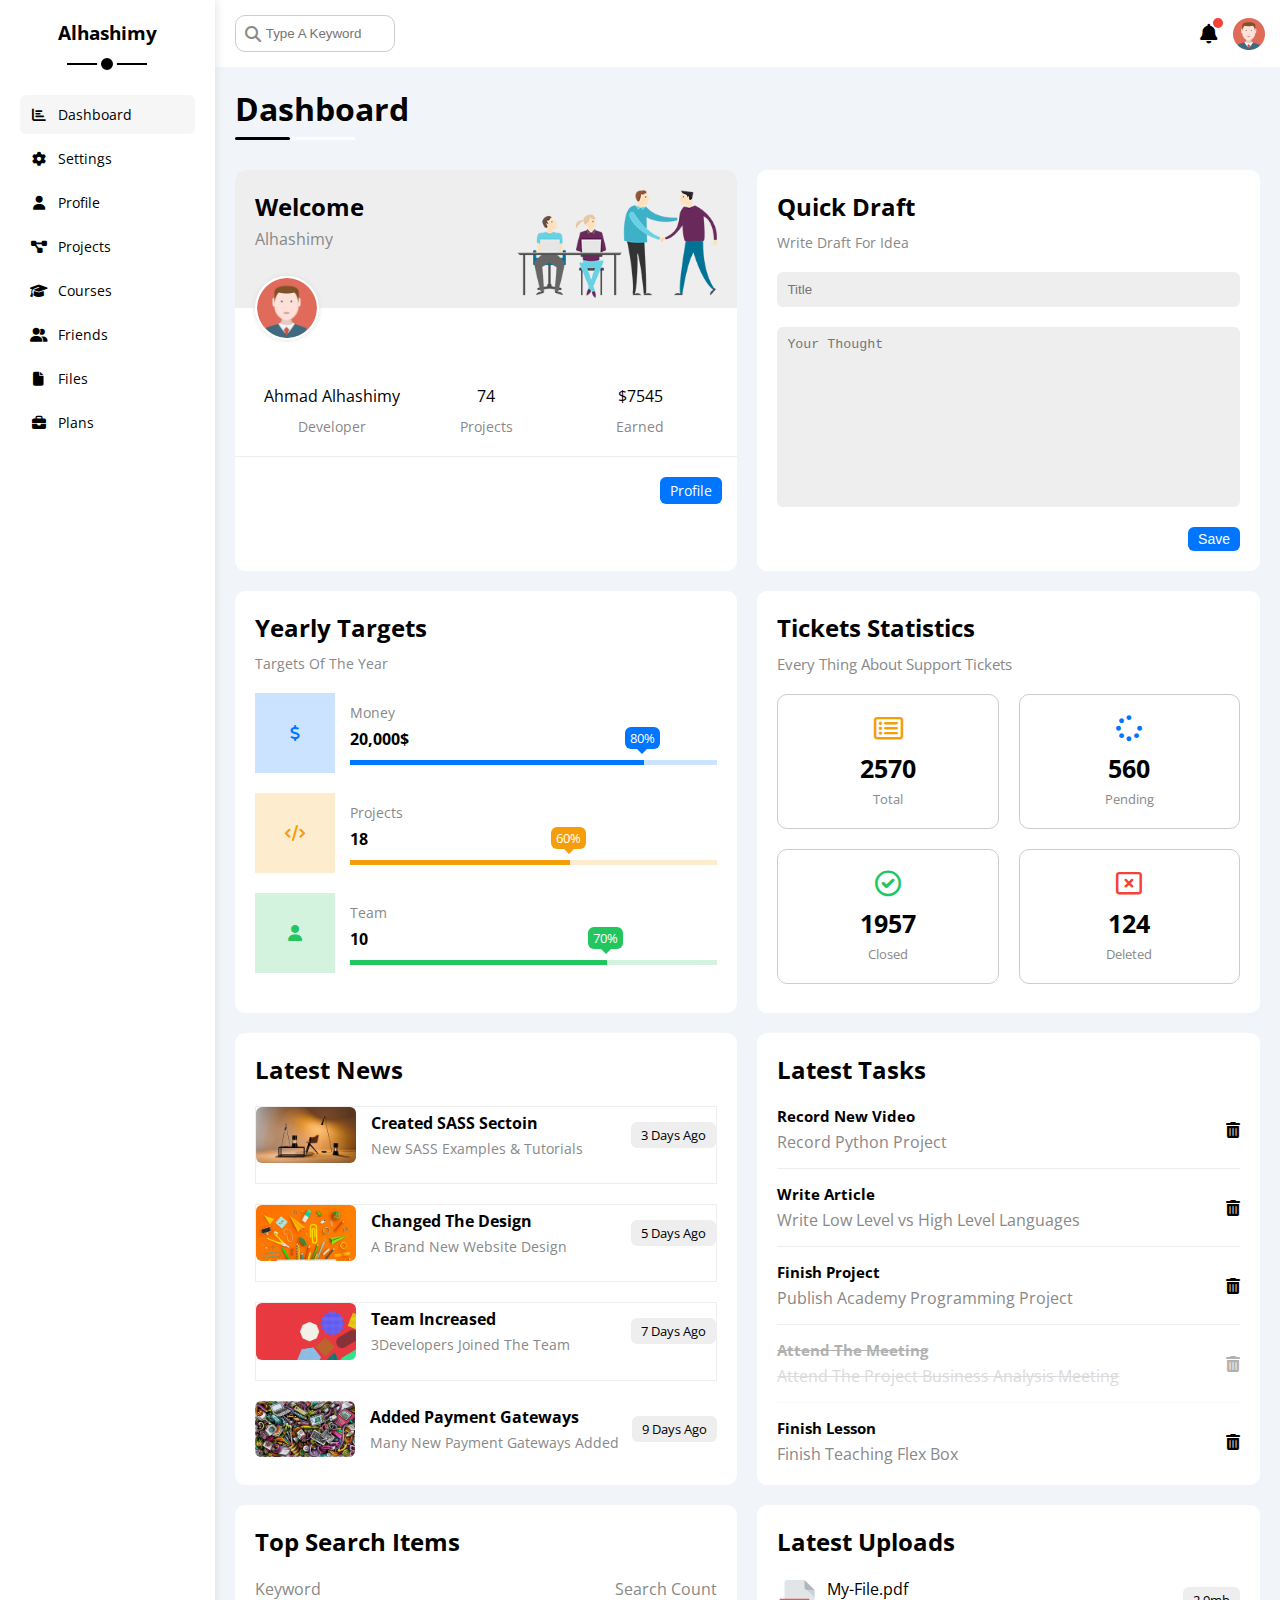
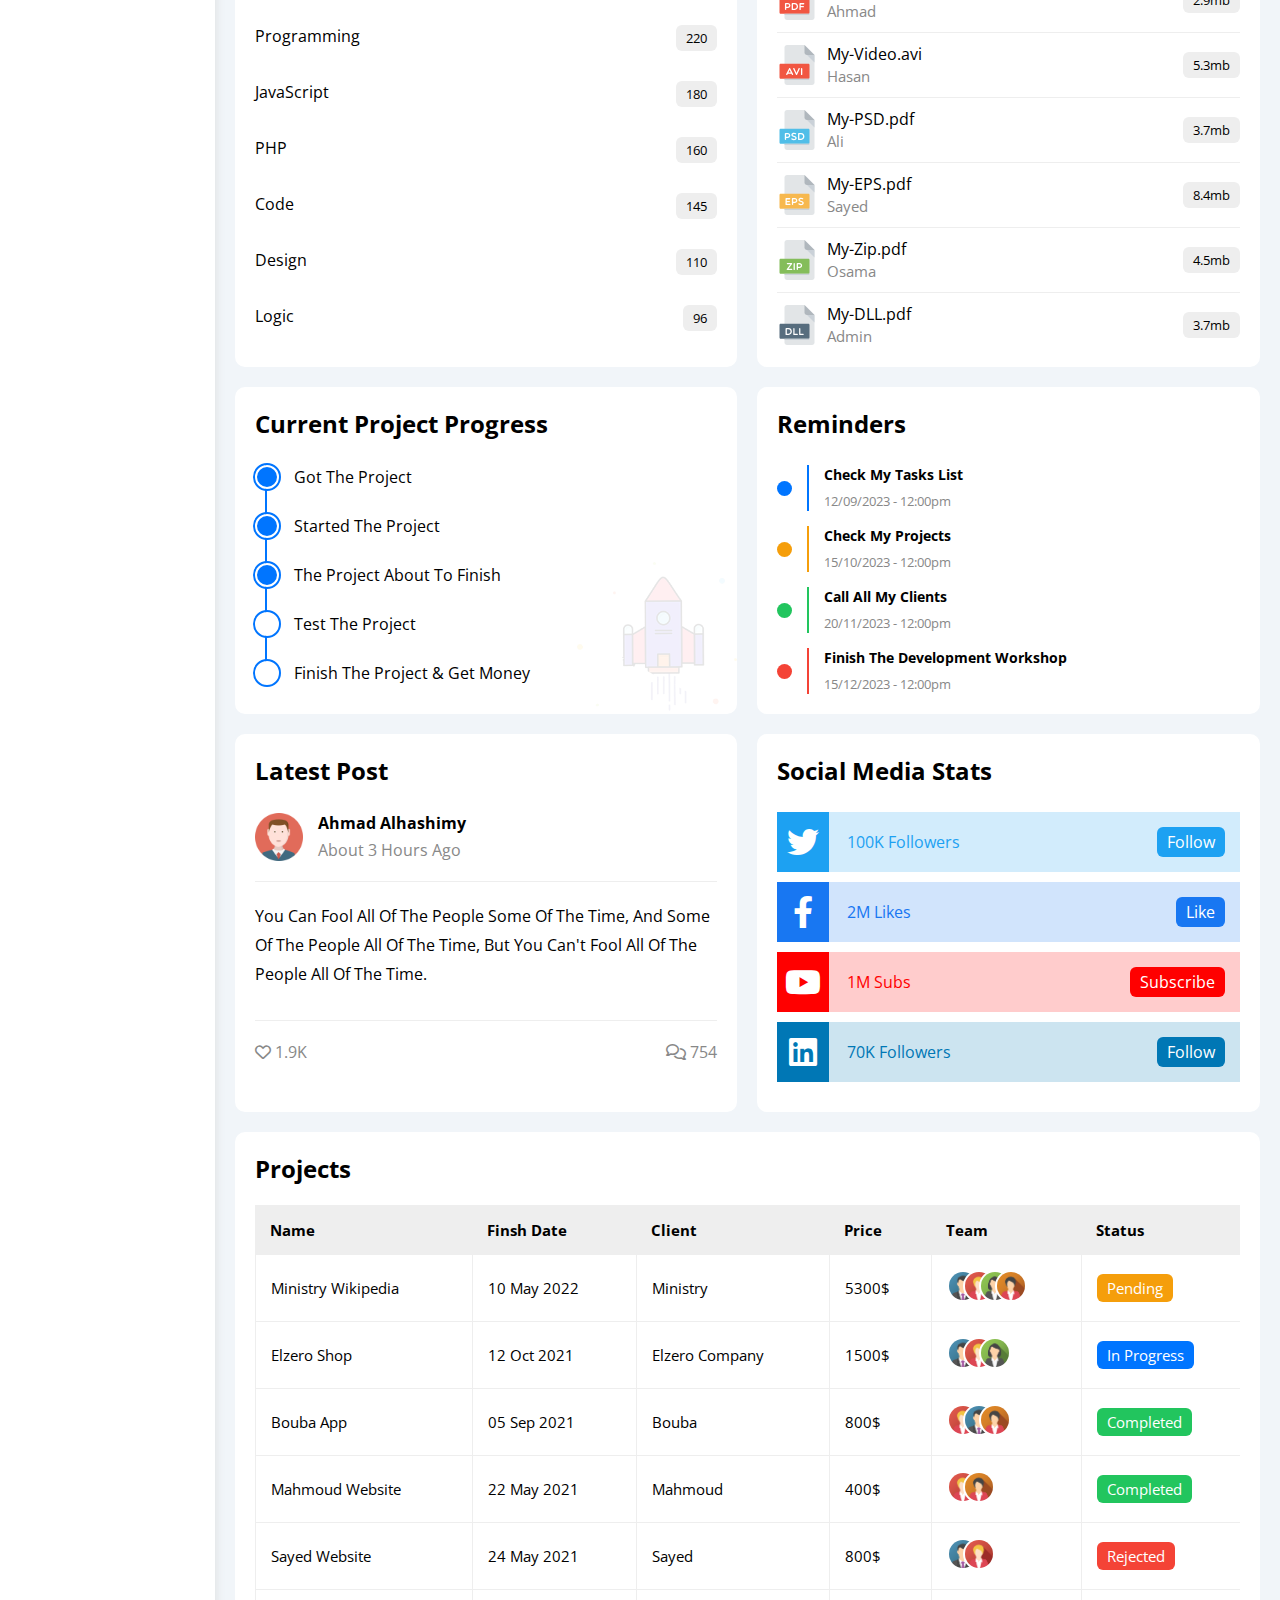
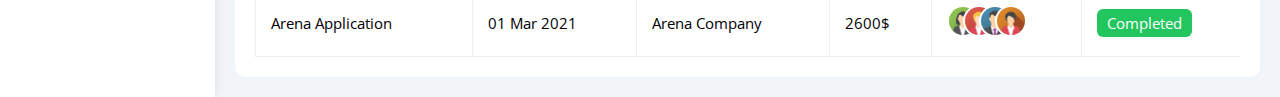
<file: index.html>
<!DOCTYPE html>
<html lang="en">
  <head>
    <meta charset="UTF-8" />
    <meta name="viewport" content="width=device-width, initial-scale=1.0" />
    <title>DashBoard</title>
    <link rel="stylesheet" href="css/all.min.css" />
    <link rel="stylesheet" href="css/framework.css" />
    <link rel="stylesheet" href="css/main.css" />
    <link rel="preconnect" href="https://fonts.googleapis.com" />
    <link rel="preconnect" href="https://fonts.gstatic.com" crossorigin />
    <link
      href="https://fonts.googleapis.com/css2?family=Open+Sans:wght@300;500&display=swap"
      rel="stylesheet"
    />
  </head>
  <body class="bg-eee">
    <div class="page d-flex">
      <div class="sidebar bg-white p-20 p-relative">
        <h3 class="p-relative txt-c mt-0">Alhashimy</h3>
        <ul>
          <li>
            <a
              class="active d-flex align-center fs-14 c-black rad-6 p-10"
              href="index.html"
            >
              <i class="fa-solid fa-chart-bar fa-fw"></i>
              <span>Dashboard</span>
            </a>
          </li>
          <li>
            <a
              class="d-flex align-center fs-14 c-black rad-6 p-10"
              href="settings.html"
            >
              <i class="fa-solid fa-gear fa-fw"></i>
              <span>Settings</span>
            </a>
          </li>
          <li>
            <a
              class="d-flex align-center fs-14 c-black rad-6 p-10"
              href="profile.html"
            >
              <i class="fa-solid fa-user fa-fw"></i>
              <span>Profile</span>
            </a>
          </li>
          <li>
            <a
              class="d-flex align-center fs-14 c-black rad-6 p-10"
              href="projects.html"
            >
              <i class="fa-solid fa-diagram-project fa-fw"></i>
              <span>Projects</span>
            </a>
          </li>
          <li>
            <a
              class="d-flex align-center fs-14 c-black rad-6 p-10"
              href="courses.html"
            >
              <i class="fa-solid fa-graduation-cap fa-fw"></i>
              <span>Courses</span>
            </a>
          </li>
          <li>
            <a
              class="d-flex align-center fs-14 c-black rad-6 p-10"
              href="friends.html"
            >
              <i class="fa-solid fa-user-group fa-fw"></i>
              <span>Friends</span>
            </a>
          </li>
          <li>
            <a
              class="d-flex align-center fs-14 c-black rad-6 p-10"
              href="files.html"
            >
              <i class="fa-solid fa-file fa-fw"></i>
              <span>Files</span>
            </a>
          </li>
          <li>
            <a
              class="d-flex align-center fs-14 c-black rad-6 p-10"
              href="plans.html"
            >
              <i class="fa-solid fa-briefcase fa-fw"></i>
              <span>Plans</span>
            </a>
          </li>
        </ul>
      </div>
      <div class="content w-full over-hidden">
        <!-- Start Head -->
        <div class="head bg-white p-15 between-flex">
          <div class="search p-relative">
            <input
              class="p-10 rad-10 b-1-solid-ccc"
              type="search"
              placeholder="Type A Keyword"
            />
          </div>
          <div class="icons d-flex align-center">
            <span class="notification p-relative">
              <i class="fa-solid fa-bell fa-lg"></i>
            </span>
            <img src="imgs/avatar.png" alt="" />
          </div>
        </div>
        <!-- End Head -->
        <h1 class="p-relative">Dashboard</h1>
        <div class="wrapper d-grid gap-20">
          <!-- Start Welcome Widget -->
          <div
            class="welcome bg-white rad-10 txt-c-mobile block-mobile over-hidden"
          >
            <div class="intro p-20 d-flex space-between bg-eee">
              <div>
                <h2 class="m-0">Welcome</h2>
                <p class="c-gray mt-5">Alhashimy</p>
              </div>
              <img class="hide-mobile" src="imgs/welcome.png" alt="" />
            </div>
            <img src="imgs/avatar.png" alt="" class="avatar" />
            <div class="body txt-c d-flex p-20 mt-20 mb-20 block-mobile">
              <div>
                Ahmad Alhashimy
                <span class="d-block c-gray fs-14 mt-10">Developer</span>
              </div>
              <div>
                74 <span class="d-block c-gray fs-14 mt-10">Projects</span>
              </div>
              <div>
                $7545 <span class="d-block c-gray fs-14 mt-10">Earned</span>
              </div>
            </div>
            <a
              href="profile.html"
              class="visit d-block fs-14 bg-blue c-white w-fit btn-shape"
              >Profile</a
            >
          </div>
          <!-- End Welcome Widget -->

          <!-- Start Quick Draft Widget -->
          <div class="quick-draft p-20 bg-white rad-10">
            <h2 class="mt-0 mb-10">Quick Draft</h2>
            <p class="mt-0 mb-20 c-gray fs-14">Write Draft For Idea</p>
            <form action="">
              <input
                type="text"
                class="d-block mb-20 w-full p-10 bg-eee rad-6 b-none"
                placeholder="Title"
              />
              <textarea
                name=""
                placeholder="Your Thought"
                class="d-block mb-20 w-full p-10 bg-eee rad-6 b-none"
              ></textarea>
              <input
                type="submit"
                class="save d-block fs-14 bg-blue c-white b-none w-fit btn-shape"
                value="Save"
              />
            </form>
          </div>
          <!-- End Quick Draft Widget -->

          <!-- Start Targets -->
          <div class="targets p-20 bg-white rad-10">
            <h2 class="mt-0 mb-10">Yearly Targets</h2>
            <p class="mt-0 mb-20 c-gray fs-14">Targets Of The Year</p>
            <div class="target-row mb-20 blue center-flex">
              <div class="icon center-flex">
                <i class="fa-solid fa-dollar-sign c-blue"></i>
              </div>
              <div class="details">
                <span class="fs-14 c-gray">Money</span>
                <span class="d-block mt-5 mb-10 fw-bold">20,000$</span>
                <div class="progress p-relative">
                  <span class="bg-blue blue" style="width: 80%">
                    <span class="bg-blue c-white rad-6">80%</span>
                  </span>
                </div>
              </div>
            </div>
            <div class="target-row mb-20 orange center-flex">
              <div class="icon center-flex">
                <i class="fa-solid fa-code c-orange"></i>
              </div>
              <div class="details">
                <span class="fs-14 c-gray">Projects</span>
                <span class="d-block mt-5 mb-10 fw-bold">18</span>
                <div class="progress p-relative">
                  <span class="bg-orange orange" style="width: 60%">
                    <span class="bg-orange c-white rad-6">60%</span>
                  </span>
                </div>
              </div>
            </div>
            <div class="target-row mb-20 green center-flex">
              <div class="icon center-flex">
                <i class="fa-solid fa-user c-green"></i>
              </div>
              <div class="details">
                <span class="fs-14 c-gray">Team</span>
                <span class="d-block mt-5 mb-10 fw-bold">10</span>
                <div class="progress p-relative">
                  <span class="bg-green green" style="width: 70%">
                    <span class="bg-green c-white rad-6">70%</span>
                  </span>
                </div>
              </div>
            </div>
          </div>
          <!-- End Targets -->

          <!-- Start Ticket Widget -->
          <div class="tickets p-20 bg-white rad-10">
            <h2 class="mt-0 mb-10">Tickets Statistics</h2>
            <p class="mt-0 mb-20 c-gray fs-15">
              Every Thing About Support Tickets
            </p>
            <div class="d-flex txt-c gap-20 f-wrap">
              <div class="box p-20 rad-10 fs-13 c-gray b-1-solid-ccc">
                <i
                  class="fa-regular fa-rectangle-list fa-2x mb-10 c-orange"
                ></i>
                <span class="d-block c-black fw-bold mb-5 fs-25">2570</span>
                Total
              </div>
              <div class="box p-20 rad-10 fs-13 c-gray b-1-solid-ccc">
                <i class="fa-solid fa-spinner fa-2x mb-10 c-blue"></i>
                <span class="d-block c-black fw-bold mb-5 fs-25">560</span>
                Pending
              </div>
              <div class="box p-20 rad-10 fs-13 c-gray b-1-solid-ccc">
                <i class="fa-regular fa-circle-check fa-2x mb-10 c-green"></i>
                <span class="d-block c-black fw-bold mb-5 fs-25">1957</span>
                Closed
              </div>
              <div class="box p-20 rad-10 fs-13 c-gray b-1-solid-ccc">
                <i class="fa-regular fa-rectangle-xmark fa-2x mb-10 c-red"></i>
                <span class="d-block c-black fw-bold mb-5 fs-25">124</span>
                Deleted
              </div>
            </div>
          </div>
          <!-- End Ticket Widget -->

          <!-- Start Latesat News -->
          <div class="latest-news p-20 bg-white rad-10 txt-c-mobile">
            <h2 class="mt-0 mb-20">Latest News</h2>
            <div class="news-row d-flex align-center b-1-solid-eee">
              <img src="imgs/news-01.png" alt="" />
              <div class="info">
                <h3>Created SASS Sectoin</h3>
                <p class="m-0 fs-14 c-gray">New SASS Examples & Tutorials</p>
              </div>
              <div class="label btn-shape bg-eee fs-13">3 Days Ago</div>
            </div>

            <div class="news-row d-flex align-center b-1-solid-eee">
              <img src="imgs/news-02.png" alt="" />
              <div class="info">
                <h3>Changed The Design</h3>
                <p class="m-0 fs-14 c-gray">A Brand New Website Design</p>
              </div>
              <div class="label btn-shape bg-eee fs-13">5 Days Ago</div>
            </div>

            <div class="news-row d-flex align-center b-1-solid-eee">
              <img src="imgs/news-03.png" alt="" />
              <div class="info">
                <h3>Team Increased</h3>
                <p class="m-0 fs-14 c-gray">3Developers Joined The Team</p>
              </div>
              <div class="label btn-shape bg-eee fs-13">7 Days Ago</div>
            </div>

            <div class="news-row d-flex align-center">
              <img src="imgs/news-04.png" alt="" />
              <div class="info">
                <h3>Added Payment Gateways</h3>
                <p class="m-0 fs-14 c-gray">Many New Payment Gateways Added</p>
              </div>
              <div class="label btn-shape bg-eee fs-13">9 Days Ago</div>
            </div>
          </div>
          <!-- End Latesat News -->

          <!-- Start Tasks -->
          <div class="tasks p-20 bg-white rad-10">
            <h2 class="mt-0 mb-20">Latest Tasks</h2>
            <div class="task-row between-flex">
              <div class="info">
                <h3 class="mt-0 mb-5 fs-15">Record New Video</h3>
                <p class="m-0 c-gray">Record Python Project</p>
              </div>
              <i class="fa-solid fa-trash-can delete"></i>
            </div>

            <div class="task-row between-flex">
              <div class="info">
                <h3 class="mt-0 mb-5 fs-15">Write Article</h3>
                <p class="m-0 c-gray">
                  Write Low Level vs High Level Languages
                </p>
              </div>
              <i class="fa-solid fa-trash-can delete"></i>
            </div>

            <div class="task-row between-flex">
              <div class="info">
                <h3 class="mt-0 mb-5 fs-15">Finish Project</h3>
                <p class="m-0 c-gray">Publish Academy Programming Project</p>
              </div>
              <i class="fa-solid fa-trash-can delete"></i>
            </div>

            <div class="task-row between-flex done">
              <div class="info">
                <h3 class="mt-0 mb-5 fs-15">Attend The Meeting</h3>
                <p class="m-0 c-gray">
                  Attend The Project Business Analysis Meeting
                </p>
              </div>
              <i class="fa-solid fa-trash-can delete"></i>
            </div>

            <div class="task-row between-flex">
              <div class="info">
                <h3 class="mt-0 mb-5 fs-15">Finish Lesson</h3>
                <p class="m-0 c-gray">Finish Teaching Flex Box</p>
              </div>
              <i class="fa-solid fa-trash-can delete"></i>
            </div>
          </div>
          <!-- End Tasks -->

          <!-- Start Search Word Widget -->
          <div class="search-items p-20 bg-white rad-10">
            <h2 class="mt-0">Top Search Items</h2>
            <div class="items-head d-flex space-between c-gray mb-10">
              <span>Keyword</span>
              <span>Search Count</span>
            </div>
            <div class="items d-flex space-between pt-15 pb-15">
              <span>Programming</span>
              <span class="bg-eee fs-13 btn-shape">220</span>
            </div>

            <div class="items d-flex space-between pt-15 pb-15">
              <span>JavaScript</span>
              <span class="bg-eee fs-13 btn-shape">180</span>
            </div>

            <div class="items d-flex space-between pt-15 pb-15">
              <span>PHP</span>
              <span class="bg-eee fs-13 btn-shape">160</span>
            </div>

            <div class="items d-flex space-between pt-15 pb-15">
              <span>Code</span>
              <span class="bg-eee fs-13 btn-shape">145</span>
            </div>

            <div class="items d-flex space-between pt-15 pb-15">
              <span>Design</span>
              <span class="bg-eee fs-13 btn-shape">110</span>
            </div>

            <div class="items d-flex space-between pt-15 pb-15">
              <span>Logic</span>
              <span class="bg-eee fs-13 btn-shape">96</span>
            </div>
          </div>
          <!-- End Search Word Widget -->

          <!-- Start Latest Uploads -->
          <div class="latest-uploads p-20 bg-white rad-10">
            <h2 class="mt-0 mb-20">Latest Uploads</h2>
            <ul class="m-0">
              <li class="between-flex pb-10 mb-10">
                <div class="d-flex align-center">
                  <img class="mr-10" src="imgs/pdf.svg" alt="" />
                  <div>
                    <span class="d-block">My-File.pdf</span>
                    <span class="fs-15 c-gray">Ahmad</span>
                  </div>
                </div>
                <div class="bg-eee btn-shape fs-13">2.9mb</div>
              </li>
              <li class="between-flex pb-10 mb-10">
                <div class="d-flex align-center">
                  <img class="mr-10" src="imgs/avi.svg" alt="" />
                  <div>
                    <span class="d-block">My-Video.avi</span>
                    <span class="fs-15 c-gray">Hasan</span>
                  </div>
                </div>
                <div class="bg-eee btn-shape fs-13">5.3mb</div>
              </li>
              <li class="between-flex pb-10 mb-10">
                <div class="d-flex align-center">
                  <img class="mr-10" src="imgs/psd.svg" alt="" />
                  <div>
                    <span class="d-block">My-PSD.pdf</span>
                    <span class="fs-15 c-gray">Ali</span>
                  </div>
                </div>
                <div class="bg-eee btn-shape fs-13">3.7mb</div>
              </li>
              <li class="between-flex pb-10 mb-10">
                <div class="d-flex align-center">
                  <img class="mr-10" src="imgs/eps.svg" alt="" />
                  <div>
                    <span class="d-block">My-EPS.pdf</span>
                    <span class="fs-15 c-gray">Sayed</span>
                  </div>
                </div>
                <div class="bg-eee btn-shape fs-13">8.4mb</div>
              </li>
              <li class="between-flex pb-10 mb-10">
                <div class="d-flex align-center">
                  <img class="mr-10" src="imgs/zip.svg" alt="" />
                  <div>
                    <span class="d-block">My-Zip.pdf</span>
                    <span class="fs-15 c-gray">Osama</span>
                  </div>
                </div>
                <div class="bg-eee btn-shape fs-13">4.5mb</div>
              </li>
              <li class="between-flex">
                <div class="d-flex align-center">
                  <img class="mr-10" src="imgs/dll.svg" alt="" />
                  <div>
                    <span class="d-block">My-DLL.pdf</span>
                    <span class="fs-15 c-gray">Admin</span>
                  </div>
                </div>
                <div class="bg-eee btn-shape fs-13">3.7mb</div>
              </li>
            </ul>
          </div>
          <!-- End Latest Uploads -->

          <!-- Start Current Project -->
          <div class="current-project p-20 bg-white rad-10 p-relative">
            <h2 class="mt-0 mb-20">Current Project Progress</h2>
            <ul class="m-0 p-relative">
              <li class="mt-25 d-flex align-center done">Got The Project</li>
              <li class="mt-25 d-flex align-center done">
                Started The Project
              </li>
              <li class="mt-25 d-flex align-center done">
                The Project About To Finish
              </li>
              <li class="mt-25 d-flex align-center current">
                Test The Project
              </li>
              <li class="mt-25 d-flex align-center">
                Finish The Project & Get Money
              </li>
            </ul>
            <img
              class="launch-icon hide-mobile"
              src="imgs/project.png"
              alt=""
            />
          </div>
          <!-- End Current Project -->

          <!-- Start Reminders -->
          <div class="reminders p-20 bg-white rad-10">
            <h2 class="mt-0 mb-25">Reminders</h2>
            <ul class="m-0">
              <li class="d-flex align-center mt-15">
                <span class="key bg-blue mr-15 d-block rad-half"></span>
                <div class="pl-15 blue">
                  <p class="fs-14 fw-bold mt-0 mb-5">Check My Tasks List</p>
                  <span class="fs-13 c-gray">12/09/2023 - 12:00pm</span>
                </div>
              </li>
              <li class="d-flex align-center mt-15">
                <span class="key bg-orange mr-15 d-block rad-half"></span>
                <div class="pl-15 orange">
                  <p class="fs-14 fw-bold mt-0 mb-5">Check My Projects</p>
                  <span class="fs-13 c-gray">15/10/2023 - 12:00pm</span>
                </div>
              </li>
              <li class="d-flex align-center mt-15">
                <span class="key bg-green mr-15 d-block rad-half"></span>
                <div class="pl-15 green">
                  <p class="fs-14 fw-bold mt-0 mb-5">Call All My Clients</p>
                  <span class="fs-13 c-gray">20/11/2023 - 12:00pm</span>
                </div>
              </li>
              <li class="d-flex align-center mt-15">
                <span class="key bg-red mr-15 d-block rad-half"></span>
                <div class="pl-15 red">
                  <p class="fs-14 fw-bold mt-0 mb-5">
                    Finish The Development Workshop
                  </p>
                  <span class="fs-13 c-gray">15/12/2023 - 12:00pm</span>
                </div>
              </li>
            </ul>
          </div>
          <!-- End Reminders -->

          <!-- Start Latest Post -->
          <div class="latest-post p-20 bg-white rad-10">
            <h2 class="mt-0 mb-25">Latest Post</h2>
            <div class="top d-flex align-center">
              <img src="imgs/avatar.png" alt="" class="avatar mr-15" />
              <div class="info">
                <span class="d-block mb-5 fw-bold">Ahmad Alhashimy</span>
                <span class="c-gray">About 3 Hours Ago</span>
              </div>
            </div>
            <div class="post-content txt-c-mobile pt-20 pb-20 mt-20 mb-20">
              You Can Fool All Of The People Some Of The Time, And Some Of The
              People All Of The Time, But You Can't Fool All Of The People All
              Of The Time.
            </div>
            <div class="post-stats between-flex c-gray">
              <div>
                <i class="fa-regular fa-heart"></i>
                <span>1.9K</span>
              </div>
              <div>
                <i class="fa-regular fa-comments"></i>
                <span>754</span>
              </div>
            </div>
          </div>
          <!-- End Latest Post -->

          <!-- Start Social -->
          <div class="social p-20 bg-white rad-10">
            <h2 class="mt-0 mb-25">Social Media Stats</h2>
            <div class="box twitter p-15 p-relative mb-10 between-flex">
              <i class="fa-brands fa-twitter fa-2x c-white h-full center-flex"></i>
              <span>100K Followers</span>
              <a class="c-white btn-shape" href="">Follow</a>
            </div>
            <div class="box facebook p-15 p-relative mb-10 between-flex">
              <i class="fa-brands fa-facebook-f fa-2x c-white h-full center-flex"></i>
              <span>2M Likes</span>
              <a class="c-white btn-shape" href="">Like</a>
            </div>
            <div class="box youtube p-15 p-relative mb-10 between-flex">
              <i class="fa-brands fa-youtube fa-2x c-white h-full center-flex"></i>
              <span>1M Subs</span>
              <a class="c-white btn-shape" href="">Subscribe</a>
            </div>
            <div class="box linkedin p-15 p-relative mb-10 between-flex">
              <i class="fa-brands fa-linkedin fa-2x c-white h-full center-flex"></i>
              <span>70K Followers</span>
              <a class="c-white btn-shape" href="">Follow</a>
            </div>
          </div>
          <!-- End Social -->
        </div>
        <!-- Start Projects Tabel -->
        <div class="projects p-20 bg-white rad-10 m-20">
          <h2 class="mt-0 mb-20">Projects</h2>
          <div class="reponsive-table">
            <table class="fs-15 w-full">
              <thead>
                <tr>
                  <td>Name</td>
                  <td>Finsh Date</td>
                  <td>Client</td>
                  <td>Price</td>
                  <td>Team</td>
                  <td>Status</td>
                </tr>
              </thead>
              <tbody>
                <tr>
                  <td>Ministry Wikipedia</td>
                  <td>10 May 2022</td>
                  <td>Ministry</td>
                  <td>5300$</td>
                  <td>
                    <img src="imgs/team-01.png" alt="">
                    <img src="imgs/team-05.png" alt="">
                    <img src="imgs/team-02.png" alt="">
                    <img src="imgs/team-04.png" alt="">
                  </td>
                  <td>
                    <span class="bg-orange c-white btn-shape">Pending</span>
                  </td>
                </tr>
                <tr>
                  <td>Elzero Shop</td>
                  <td>12 Oct 2021</td>
                  <td>Elzero Company</td>
                  <td>1500$</td>
                  <td>
                    <img src="imgs/team-01.png" alt="">
                    <img src="imgs/team-05.png" alt="">
                    <img src="imgs/team-02.png" alt="">
                  </td>
                  <td>
                    <span class="bg-blue c-white btn-shape">In Progress</span>
                  </td>
                </tr>
                <tr>
                  <td>Bouba App</td>
                  <td>05 Sep 2021</td>
                  <td>Bouba</td>
                  <td>800$</td>
                  <td>
                    <img src="imgs/team-05.png" alt="">
                    <img src="imgs/team-01.png" alt="">
                    <img src="imgs/team-04.png" alt="">
                  </td>
                  <td>
                    <span class="bg-green c-white btn-shape">Completed</span>
                  </td>
                </tr>
                <tr>
                  <td>Mahmoud Website</td>
                  <td>22 May 2021</td>
                  <td>Mahmoud</td>
                  <td>400$</td>
                  <td>
                    <img src="imgs/team-05.png" alt="">
                    <img src="imgs/team-04.png" alt="">
                  </td>
                  <td>
                    <span class="bg-green c-white btn-shape">Completed</span>
                  </td>
                </tr>
                <tr>
                  <td>Sayed Website</td>
                  <td>24 May 2021</td>
                  <td>Sayed</td>
                  <td>800$</td>
                  <td>
                    <img src="imgs/team-01.png" alt="">
                    <img src="imgs/team-05.png" alt="">
                  </td>
                  <td>
                    <span class="bg-red c-white btn-shape">Rejected</span>
                  </td>
                </tr>
                <tr>
                  <td>Arena Application</td>
                  <td>01 Mar 2021</td>
                  <td>Arena Company</td>
                  <td>2600$</td>
                  <td>
                    <img src="imgs/team-02.png" alt="">
                    <img src="imgs/team-05.png" alt="">
                    <img src="imgs/team-01.png" alt="">
                    <img src="imgs/team-04.png" alt="">
                  </td>
                  <td>
                    <span class="bg-green c-white btn-shape">Completed</span>
                  </td>
                </tr>
                
              </tbody>
            </table>
          </div>
        </div>
        <!-- End Projects Tabel -->
      </div>
    </div>
  </body>
</html>
</file>
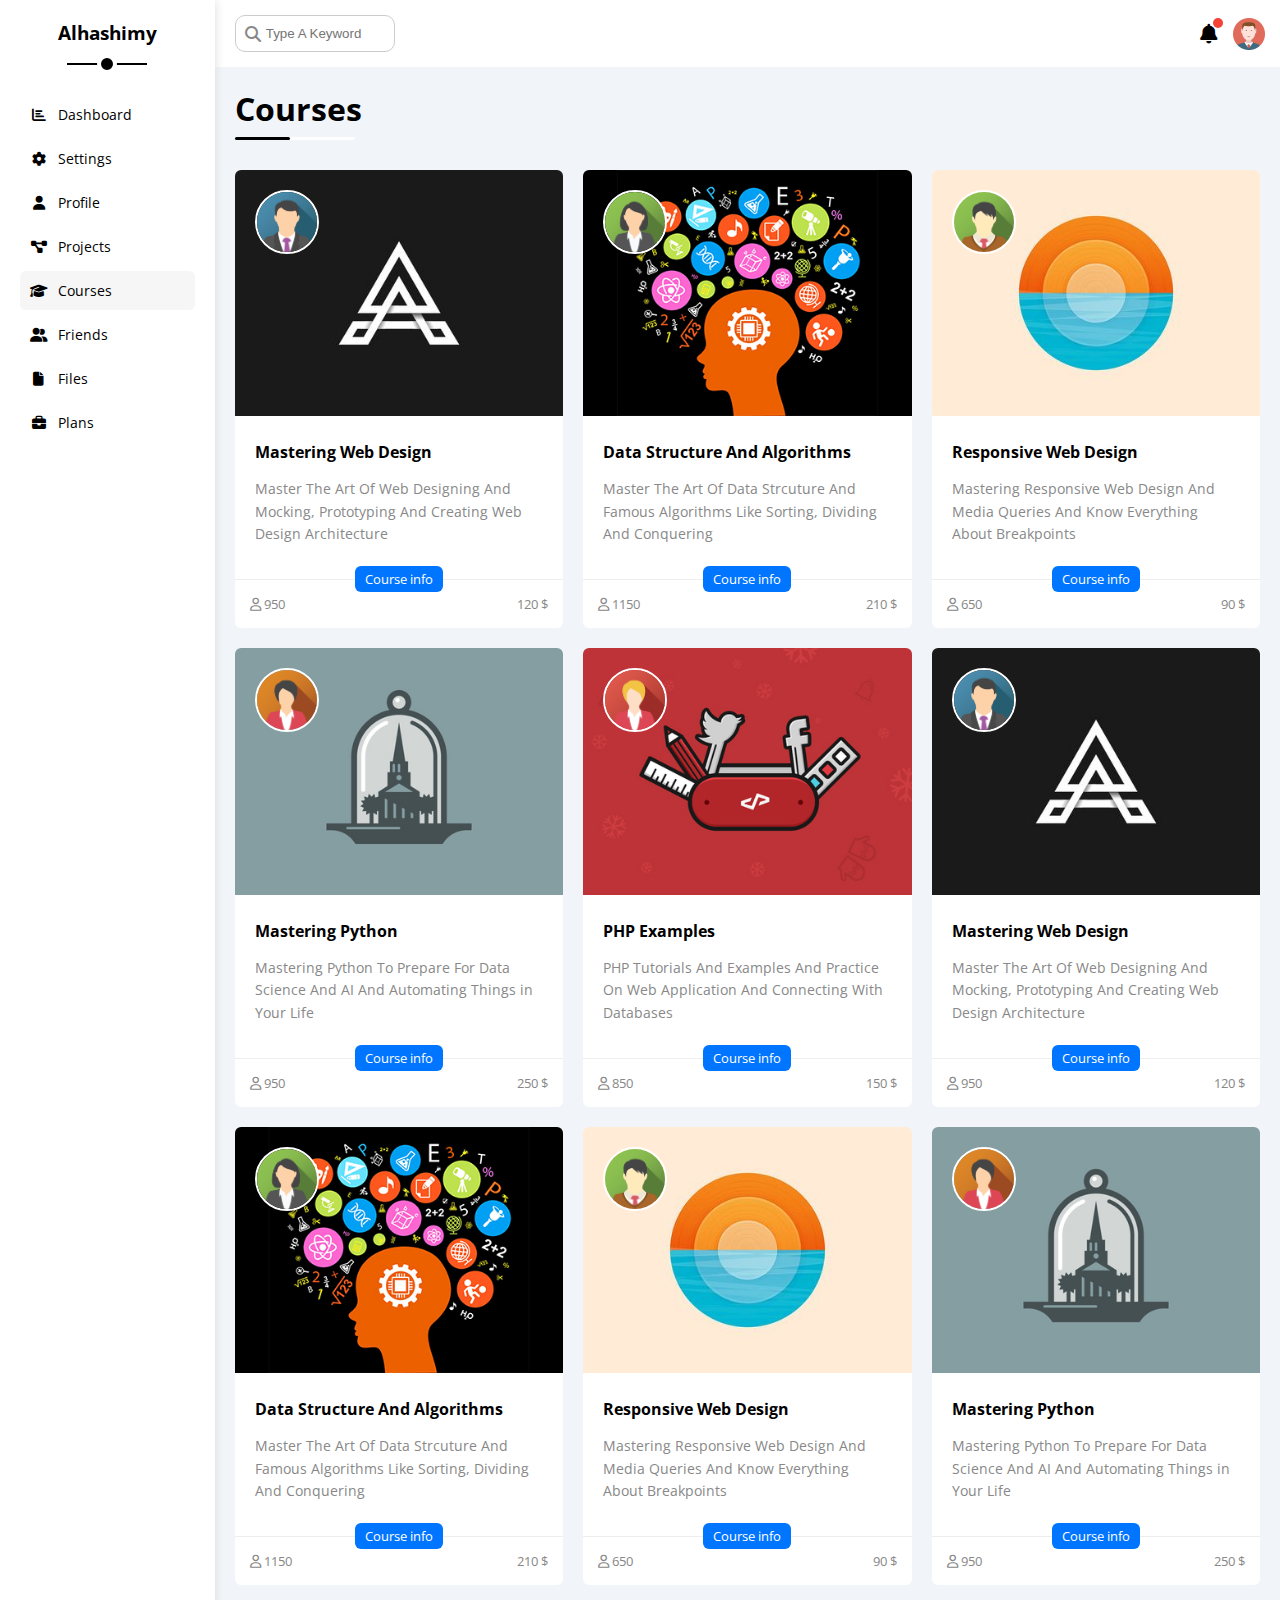
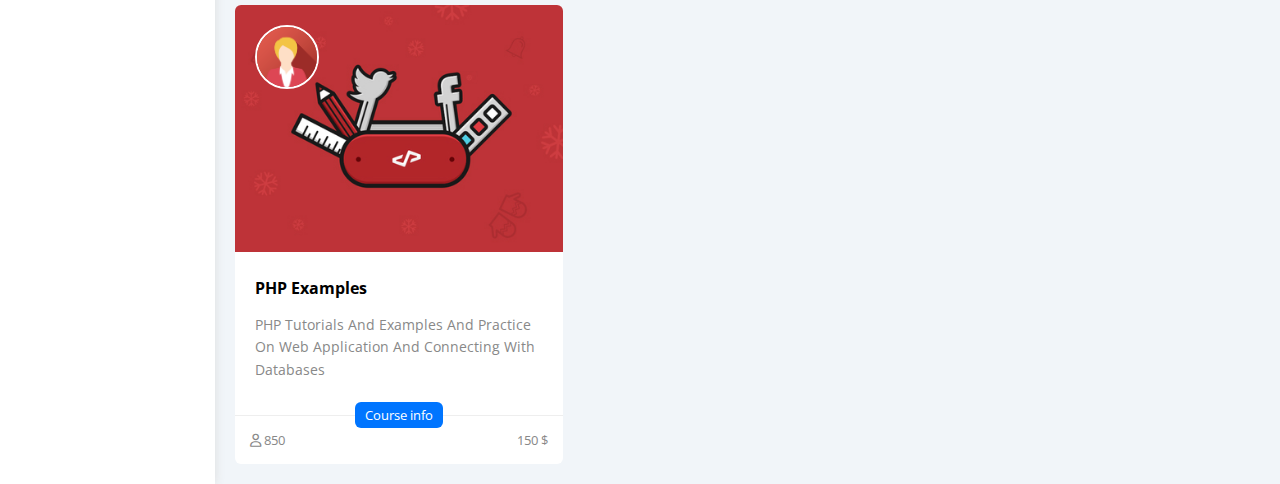
<file: courses.html>
<!DOCTYPE html>
<html lang="en">

  <head>
    <meta charset="UTF-8" />
    <meta name="viewport" content="width=device-width, initial-scale=1.0" />
    <title>Courses</title>
    <link rel="stylesheet" href="css/all.min.css" />
    <link rel="stylesheet" href="css/framework.css" />
    <link rel="stylesheet" href="css/main.css" />
    <link rel="preconnect" href="https://fonts.googleapis.com" />
    <link rel="preconnect" href="https://fonts.gstatic.com" crossorigin />
    <link href="https://fonts.googleapis.com/css2?family=Open+Sans:wght@300;500&display=swap" rel="stylesheet" />
  </head>

  <body class="bg-eee">
  <div class="page d-flex">
    <div class="sidebar bg-white p-20 p-relative">
      <h3 class="p-relative txt-c mt-0">Alhashimy</h3>
      <ul>
        <li>
          <a class="d-flex align-center fs-14 c-black rad-6 p-10" href="index.html">
            <i class="fa-solid fa-chart-bar fa-fw"></i>
            <span>Dashboard</span>
          </a>
        </li>
        <li>
          <a class="d-flex align-center fs-14 c-black rad-6 p-10" href="settings.html">
            <i class="fa-solid fa-gear fa-fw"></i>
            <span>Settings</span>
          </a>
        </li>
        <li>
          <a class="d-flex align-center fs-14 c-black rad-6 p-10" href="profile.html">
            <i class="fa-solid fa-user fa-fw"></i>
            <span>Profile</span>
          </a>
        </li>
        <li>
          <a class="d-flex align-center fs-14 c-black rad-6 p-10" href="projects.html">
            <i class="fa-solid fa-diagram-project fa-fw"></i>
            <span>Projects</span>
          </a>
        </li>
        <li>
          <a class="active d-flex align-center fs-14 c-black rad-6 p-10" href="courses.html">
            <i class="fa-solid fa-graduation-cap fa-fw"></i>
            <span>Courses</span>
          </a>
        </li>
        <li>
          <a class="d-flex align-center fs-14 c-black rad-6 p-10" href="friends.html">
            <i class="fa-solid fa-user-group fa-fw"></i>
            <span>Friends</span>
          </a>
        </li>
        <li>
          <a class="d-flex align-center fs-14 c-black rad-6 p-10" href="files.html">
            <i class="fa-solid fa-file fa-fw"></i>
            <span>Files</span>
          </a>
        </li>
        <li>
          <a class="d-flex align-center fs-14 c-black rad-6 p-10" href="plans.html">
            <i class="fa-solid fa-briefcase fa-fw"></i>
            <span>Plans</span>
          </a>
        </li>
      </ul>
    </div>
    <div class="content w-full over-hidden">
      <!-- Start Head -->
      <div class="head bg-white p-15 between-flex">
        <div class="search p-relative">
          <input class="p-10 rad-10 b-1-solid-ccc" type="search" placeholder="Type A Keyword" />
        </div>
        <div class="icons d-flex align-center">
          <span class="notification p-relative">
            <i class="fa-solid fa-bell fa-lg"></i>
          </span>
          <img src="imgs/avatar.png" alt="" />
        </div>
      </div>
      <!-- End Head -->
      <h1 class="p-relative">Courses</h1>
      <div class="courses-page d-grid gap-20 m-20">
        <!-- Start Course -->
        <div class="course bg-white p-relative rad-6 over-hidden">
          <img src="imgs/course-01.jpg" alt="" class="cover">
          <img src="imgs/team-01.png" alt="" class="instructor">
          <div class="p-20">
            <h4 class="m-0">
              Mastering Web Design
            </h4>
            <p class="description c-gray mt-15 fs-14">
              Master The Art Of Web Designing And Mocking, Prototyping And Creating Web Design Architecture
            </p>
          </div>
          <div class="info p-15 p-relative between-flex">
            <span class="title bg-blue c-white btn-shape">Course info</span>
            <span class="c-gray">
              <i class="fa-regular fa-user"></i>
              950
            </span>
            <span class="c-gray">
              120 $
            </span>
          </div>
        </div>
        <!-- End Course -->

        <!-- Start Course -->
        <div class="course bg-white p-relative rad-6 over-hidden">
          <img src="imgs/course-02.jpg" alt="" class="cover">
          <img src="imgs/team-02.png" alt="" class="instructor">
          <div class="p-20">
            <h4 class="m-0">
              Data Structure And Algorithms
            </h4>
            <p class="description c-gray mt-15 fs-14">
              Master The Art Of Data Strcuture And Famous Algorithms Like Sorting, Dividing And Conquering
            </p>
          </div>
          <div class="info p-15 p-relative between-flex">
            <span class="title bg-blue c-white btn-shape">Course info</span>
            <span class="c-gray">
              <i class="fa-regular fa-user"></i>
              1150
            </span>
            <span class="c-gray">
              210 $
            </span>
          </div>
        </div>
        <!-- End Course -->
        
        <!-- Start Course -->
        <div class="course bg-white p-relative rad-6 over-hidden">
          <img src="imgs/course-03.jpg" alt="" class="cover">
          <img src="imgs/team-03.png" alt="" class="instructor">
          <div class="p-20">
            <h4 class="m-0">
              Responsive Web Design
            </h4>
            <p class="description c-gray mt-15 fs-14">
              Mastering Responsive Web Design And Media Queries And Know Everything About Breakpoints
            </p>
          </div>
          <div class="info p-15 p-relative between-flex">
            <span class="title bg-blue c-white btn-shape">Course info</span>
            <span class="c-gray">
              <i class="fa-regular fa-user"></i>
              650
            </span>
            <span class="c-gray">
              90 $
            </span>
          </div>
        </div>
        <!-- End Course -->
        
        <!-- Start Course -->
        <div class="course bg-white p-relative rad-6 over-hidden">
          <img src="imgs/course-04.jpg" alt="" class="cover">
          <img src="imgs/team-04.png" alt="" class="instructor">
          <div class="p-20">
            <h4 class="m-0">
              Mastering Python
            </h4>
            <p class="description c-gray mt-15 fs-14">
              Mastering Python To Prepare For Data Science And AI And Automating Things in Your Life
            </p>
          </div>
          <div class="info p-15 p-relative between-flex">
            <span class="title bg-blue c-white btn-shape">Course info</span>
            <span class="c-gray">
              <i class="fa-regular fa-user"></i>
              950
            </span>
            <span class="c-gray">
              250 $
            </span>
          </div>
        </div>
        <!-- End Course -->
        
        <!-- Start Course -->
        <div class="course bg-white p-relative rad-6 over-hidden">
          <img src="imgs/course-05.jpg" alt="" class="cover">
          <img src="imgs/team-05.png" alt="" class="instructor">
          <div class="p-20">
            <h4 class="m-0">
              PHP Examples
            </h4>
            <p class="description c-gray mt-15 fs-14">
              PHP Tutorials And Examples And Practice On Web Application And Connecting With Databases
            </p>
          </div>
          <div class="info p-15 p-relative between-flex">
            <span class="title bg-blue c-white btn-shape">Course info</span>
            <span class="c-gray">
              <i class="fa-regular fa-user"></i>
              850
            </span>
            <span class="c-gray">
              150 $
            </span>
          </div>
        </div>
        <!-- End Course -->
        
        <!-- Start Course -->
        <div class="course bg-white p-relative rad-6 over-hidden">
          <img src="imgs/course-01.jpg" alt="" class="cover">
          <img src="imgs/team-01.png" alt="" class="instructor">
          <div class="p-20">
            <h4 class="m-0">
              Mastering Web Design
            </h4>
            <p class="description c-gray mt-15 fs-14">
              Master The Art Of Web Designing And Mocking, Prototyping And Creating Web Design Architecture
            </p>
          </div>
          <div class="info p-15 p-relative between-flex">
            <span class="title bg-blue c-white btn-shape">Course info</span>
            <span class="c-gray">
              <i class="fa-regular fa-user"></i>
              950
            </span>
            <span class="c-gray">
              120 $
            </span>
          </div>
        </div>
        <!-- End Course -->
        
        <div class="course bg-white p-relative rad-6 over-hidden">
          <img src="imgs/course-02.jpg" alt="" class="cover">
          <img src="imgs/team-02.png" alt="" class="instructor">
          <div class="p-20">
            <h4 class="m-0">
              Data Structure And Algorithms
            </h4>
            <p class="description c-gray mt-15 fs-14">
              Master The Art Of Data Strcuture And Famous Algorithms Like Sorting, Dividing And Conquering
            </p>
          </div>
          <div class="info p-15 p-relative between-flex">
            <span class="title bg-blue c-white btn-shape">Course info</span>
            <span class="c-gray">
              <i class="fa-regular fa-user"></i>
              1150
            </span>
            <span class="c-gray">
              210 $
            </span>
          </div>
        </div>
        <!-- End Course -->
        
        <div class="course bg-white p-relative rad-6 over-hidden">
          <img src="imgs/course-03.jpg" alt="" class="cover">
          <img src="imgs/team-03.png" alt="" class="instructor">
          <div class="p-20">
            <h4 class="m-0">
              Responsive Web Design
            </h4>
            <p class="description c-gray mt-15 fs-14">
              Mastering Responsive Web Design And Media Queries And Know Everything About Breakpoints
            </p>
          </div>
          <div class="info p-15 p-relative between-flex">
            <span class="title bg-blue c-white btn-shape">Course info</span>
            <span class="c-gray">
              <i class="fa-regular fa-user"></i>
              650
            </span>
            <span class="c-gray">
              90 $
            </span>
          </div>
        </div>
        <!-- End Course -->
        
        <div class="course bg-white p-relative rad-6 over-hidden">
          <img src="imgs/course-04.jpg" alt="" class="cover">
          <img src="imgs/team-04.png" alt="" class="instructor">
          <div class="p-20">
            <h4 class="m-0">
              Mastering Python
            </h4>
            <p class="description c-gray mt-15 fs-14">
              Mastering Python To Prepare For Data Science And AI And Automating Things in Your Life
            </p>
          </div>
          <div class="info p-15 p-relative between-flex">
            <span class="title bg-blue c-white btn-shape">Course info</span>
            <span class="c-gray">
              <i class="fa-regular fa-user"></i>
              950
            </span>
            <span class="c-gray">
              250 $
            </span>
          </div>
        </div>
        <!-- End Course -->
        
        <div class="course bg-white p-relative rad-6 over-hidden">
          <img src="imgs/course-05.jpg" alt="" class="cover">
          <img src="imgs/team-05.png" alt="" class="instructor">
          <div class="p-20">
            <h4 class="m-0">
              PHP Examples
            </h4>
            <p class="description c-gray mt-15 fs-14">
              PHP Tutorials And Examples And Practice On Web Application And Connecting With Databases
            </p>
          </div>
          <div class="info p-15 p-relative between-flex">
            <span class="title bg-blue c-white btn-shape">Course info</span>
            <span class="c-gray">
              <i class="fa-regular fa-user"></i>
              850
            </span>
            <span class="c-gray">
              150 $
            </span>
          </div>
        </div>
        <!-- End Course -->
        
        
      </div>
    </div>
  </body>
</html>
</file>
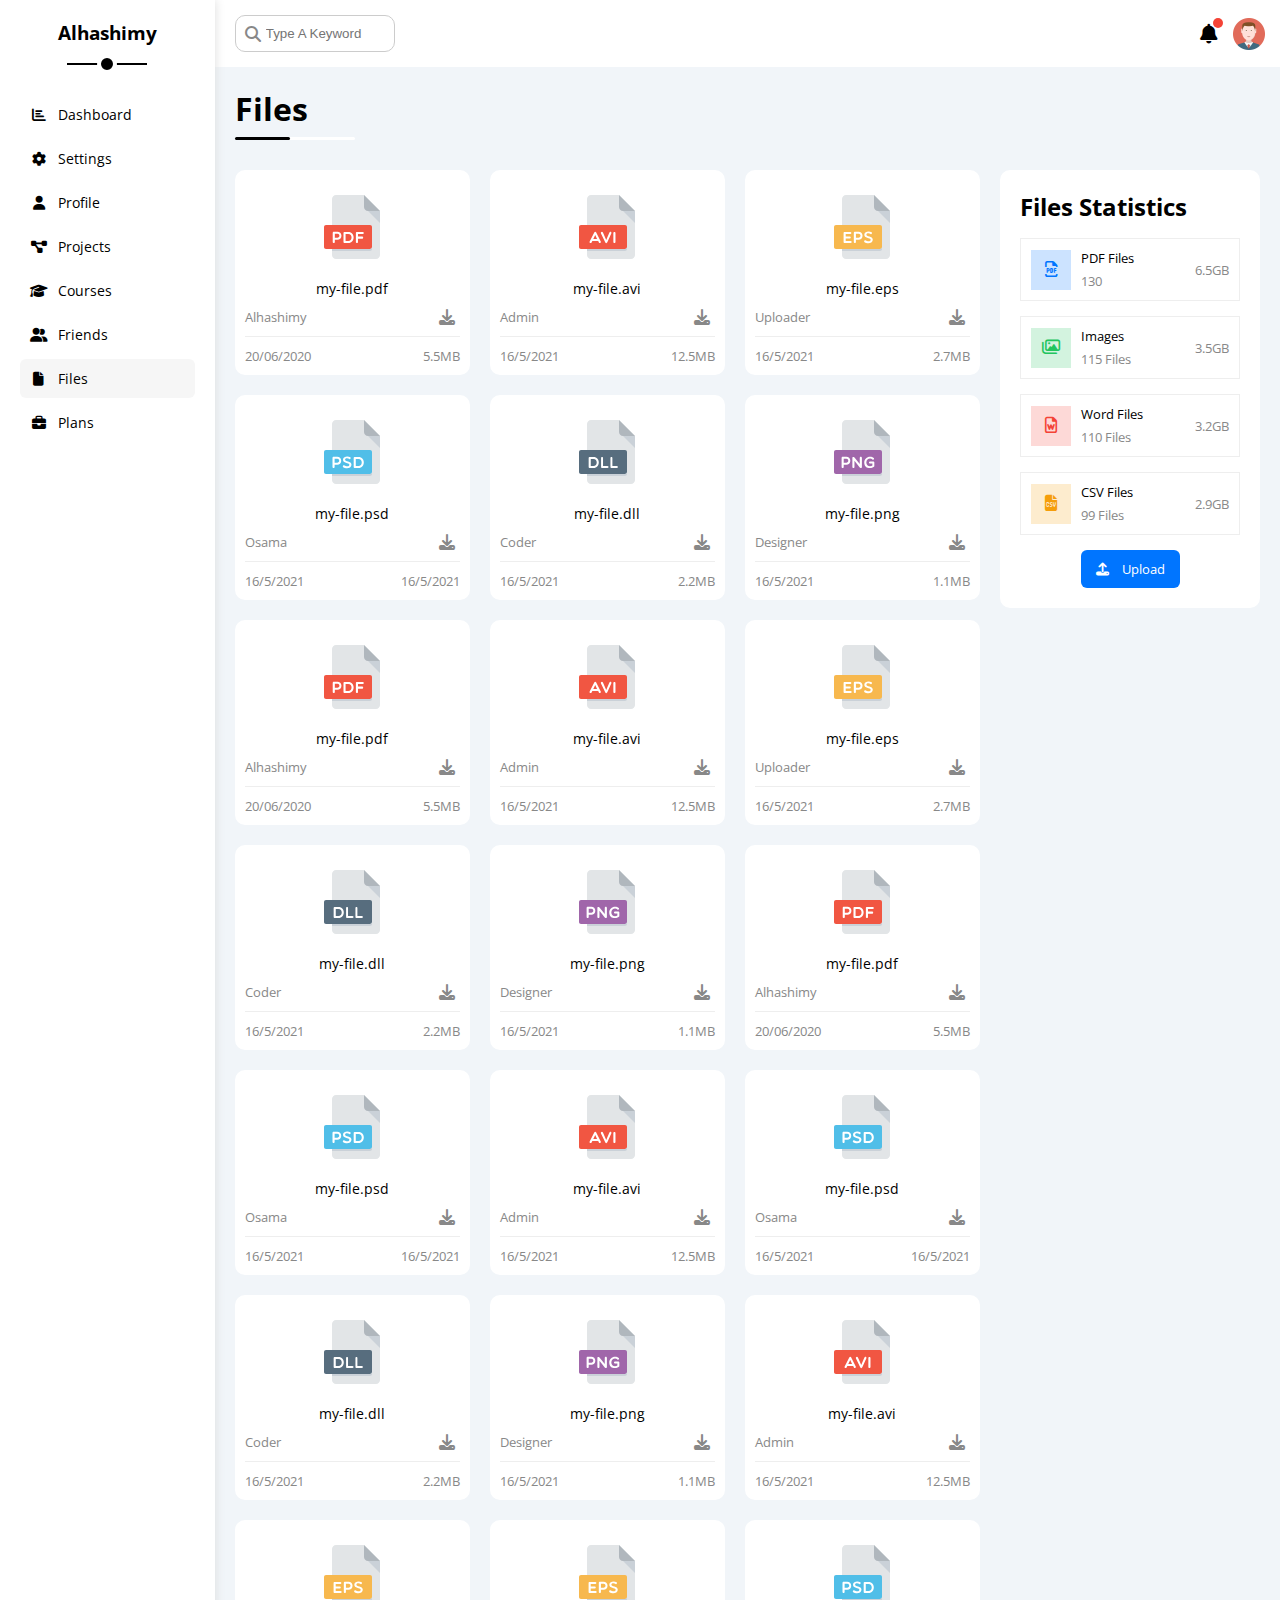
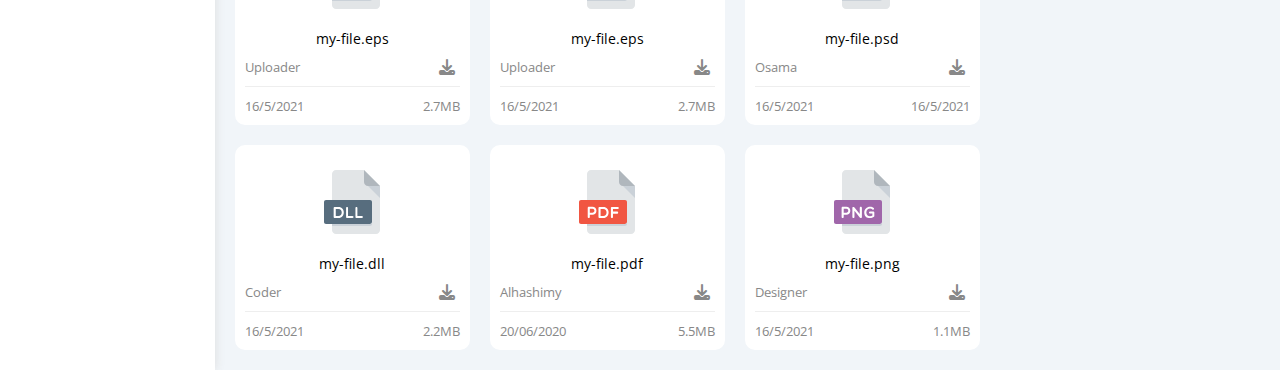
<file: files.html>
<!DOCTYPE html>
<html lang="en">

  <head>
    <meta charset="UTF-8" />
    <meta name="viewport" content="width=device-width, initial-scale=1.0" />
    <title>Files</title>
    <link rel="stylesheet" href="css/all.min.css" />
    <link rel="stylesheet" href="css/framework.css" />
    <link rel="stylesheet" href="css/main.css" />
    <link rel="preconnect" href="https://fonts.googleapis.com" />
    <link rel="preconnect" href="https://fonts.gstatic.com" crossorigin />
    <link href="https://fonts.googleapis.com/css2?family=Open+Sans:wght@300;500&display=swap" rel="stylesheet" />
  </head>

  <body class="bg-eee">
  <div class="page d-flex">
    <div class="sidebar bg-white p-20 p-relative">
      <h3 class="p-relative txt-c mt-0">Alhashimy</h3>
      <ul>
        <li>
          <a class="d-flex align-center fs-14 c-black rad-6 p-10" href="index.html">
            <i class="fa-solid fa-chart-bar fa-fw"></i>
            <span>Dashboard</span>
          </a>
        </li>
        <li>
          <a class="d-flex align-center fs-14 c-black rad-6 p-10" href="settings.html">
            <i class="fa-solid fa-gear fa-fw"></i>
            <span>Settings</span>
          </a>
        </li>
        <li>
          <a class="d-flex align-center fs-14 c-black rad-6 p-10" href="profile.html">
            <i class="fa-solid fa-user fa-fw"></i>
            <span>Profile</span>
          </a>
        </li>
        <li>
          <a class="d-flex align-center fs-14 c-black rad-6 p-10" href="projects.html">
            <i class="fa-solid fa-diagram-project fa-fw"></i>
            <span>Projects</span>
          </a>
        </li>
        <li>
          <a class="d-flex align-center fs-14 c-black rad-6 p-10" href="courses.html">
            <i class="fa-solid fa-graduation-cap fa-fw"></i>
            <span>Courses</span>
          </a>
        </li>
        <li>
          <a class="d-flex align-center fs-14 c-black rad-6 p-10" href="friends.html">
            <i class="fa-solid fa-user-group fa-fw"></i>
            <span>Friends</span>
          </a>
        </li>
        <li>
          <a class="active d-flex align-center fs-14 c-black rad-6 p-10" href="files.html">
            <i class="fa-solid fa-file fa-fw"></i>
            <span>Files</span>
          </a>
        </li>
        <li>
          <a class="d-flex align-center fs-14 c-black rad-6 p-10" href="plans.html">
            <i class="fa-solid fa-briefcase fa-fw"></i>
            <span>Plans</span>
          </a>
        </li>
      </ul>
    </div>
    <div class="content w-full over-hidden">
      <!-- Start Head -->
      <div class="head bg-white p-15 between-flex">
        <div class="search p-relative">
          <input class="p-10 rad-10 b-1-solid-ccc" type="search" placeholder="Type A Keyword" />
        </div>
        <div class="icons d-flex align-center">
          <span class="notification p-relative">
            <i class="fa-solid fa-bell fa-lg"></i>
          </span>
          <img src="imgs/avatar.png" alt="" />
        </div>
      </div>
      <!-- End Head -->
      <h1 class="p-relative">Files</h1>
      <div class="files-page d-flex gap-20 m-20">
        <!-- Start Stats -->
        <div class="files-stats p-20 bg-white rad-10">
          <h2 class="mt-0 mb-15 txt-c-mobile">Files Statistics</h2>
          <div class="d-flex align-center b-1-solid-eee p-10 mb-15 fs-13">
            <i class="fa-regular fa-file-pdf fa-lg blue center-flex c-blue icon"></i>
            <div class="info">
              <span>PDF Files</span>
              <span class="c-gray d-block mt-5 ">130</span>
            </div>
            <div class="size c-gray">6.5GB</div>
          </div>

          <div class="d-flex align-center b-1-solid-eee p-10 mb-15 fs-13">
            <i class="fa-regular fa-images fa-lg green center-flex c-green icon"></i>
            <div class="info">
              <span>Images</span>
              <span class="c-gray d-block mt-5 ">115 Files</span>
            </div>
            <div class="size c-gray">3.5GB</div>
          </div>

          <div class="d-flex align-center b-1-solid-eee p-10 mb-15 fs-13">
            <i class="fa-regular fa-file-word fa-lg red center-flex c-red icon"></i>
            <div class="info">
              <span>Word Files</span>
              <span class="c-gray d-block mt-5 ">110 Files</span>
            </div>
            <div class="size c-gray">3.2GB</div>
          </div>

          <div class="d-flex align-center b-1-solid-eee p-10 mb-15 fs-13">
            <i class="fa-solid fa-file-csv fa-lg orange center-flex c-orange icon"></i>
            <div class="info">
              <span>CSV Files</span>
              <span class="c-gray d-block mt-5 ">99 Files</span>
            </div>
            <div class="size c-gray">2.9GB</div>
          </div>
          <a class="upload bg-blue c-white fs-13 d-block w-fit rad-6" href="#">
            <i class="fa-solid fa-upload fa-bounce mr-10"></i>
            Upload
          </a>
        </div>
        <!-- End Stats -->

        <div class="files-content d-grid gap-20">

          <!-- Start File Card -->
          <div class="file bg-white p-10 rad-10">
            <div class="icon txt-c">
              <img class="mt-15 mb-15" src="imgs/pdf.svg" alt="">
            </div>
            <div class="txt-c mb-10 fs-14">
              my-file.pdf
            </div>
            <div class="between-flex">
              <p class="c-gray fs-13 m-0">
                Alhashimy
              </p>
              <i class="fa-solid fa-download c-gray p-relative"></i>
            </div>
            <div class="info between-flex mt-10 pt-10 fs-13 c-gray">
              <span>
                20/06/2020
              </span>
              <span>
                5.5MB
              </span>
            </div>
          </div>
          <!-- End File Card -->

          <!-- Start File Card -->
          <div class="file bg-white p-10 rad-10">
            <div class="icon txt-c">
              <img class="mt-15 mb-15" src="imgs/avi.svg" alt="">
            </div>
            <div class="txt-c mb-10 fs-14">
              my-file.avi
            </div>
            <div class="between-flex">
              <p class="c-gray fs-13 m-0">
                Admin
              </p>
              <i class="fa-solid fa-download c-gray p-relative"></i>
            </div>
            <div class="info between-flex mt-10 pt-10 fs-13 c-gray">
              <span>
                16/5/2021
              </span>
              <span>
                12.5MB
              </span>
            </div>
          </div>
          <!-- End File Card -->

          <!-- Start File Card -->
          <div class="file bg-white p-10 rad-10">
            <div class="icon txt-c">
              <img class="mt-15 mb-15" src="imgs/eps.svg" alt="">
            </div>
            <div class="txt-c mb-10 fs-14">
              my-file.eps
            </div>
            <div class="between-flex">
              <p class="c-gray fs-13 m-0">
                Uploader
              </p>
              <i class="fa-solid fa-download c-gray p-relative"></i>
            </div>
            <div class="info between-flex mt-10 pt-10 fs-13 c-gray">
              <span>
                16/5/2021
              </span>
              <span>
                2.7MB
              </span>
            </div>
          </div>
          <!-- End File Card -->

          <!-- Start File Card -->
          <div class="file bg-white p-10 rad-10">
            <div class="icon txt-c">
              <img class="mt-15 mb-15" src="imgs/psd.svg" alt="">
            </div>
            <div class="txt-c mb-10 fs-14">
              my-file.psd
            </div>
            <div class="between-flex">
              <p class="c-gray fs-13 m-0">
                Osama
              </p>
              <i class="fa-solid fa-download c-gray p-relative"></i>
            </div>
            <div class="info between-flex mt-10 pt-10 fs-13 c-gray">
              <span>
                16/5/2021
              </span>
              <span>
                16/5/2021
              </span>
            </div>
          </div>
          <!-- End File Card -->

          <!-- Start File Card -->
          <div class="file bg-white p-10 rad-10">
            <div class="icon txt-c">
              <img class="mt-15 mb-15" src="imgs/dll.svg" alt="">
            </div>
            <div class="txt-c mb-10 fs-14">
              my-file.dll
            </div>
            <div class="between-flex">
              <p class="c-gray fs-13 m-0">
                Coder
              </p>
              <i class="fa-solid fa-download c-gray p-relative"></i>
            </div>
            <div class="info between-flex mt-10 pt-10 fs-13 c-gray">
              <span>
                16/5/2021
              </span>
              <span>
                2.2MB
              </span>
            </div>
          </div>
          <!-- End File Card -->

          <!-- Start File Card -->
          <div class="file bg-white p-10 rad-10">
            <div class="icon txt-c">
              <img class="mt-15 mb-15" src="imgs/png.svg" alt="">
            </div>
            <div class="txt-c mb-10 fs-14">
              my-file.png
            </div>
            <div class="between-flex">
              <p class="c-gray fs-13 m-0">
                Designer
              </p>
              <i class="fa-solid fa-download c-gray p-relative"></i>
            </div>
            <div class="info between-flex mt-10 pt-10 fs-13 c-gray">
              <span>
                16/5/2021
              </span>
              <span>
                1.1MB
              </span>
            </div>
          </div>
          <!-- End File Card -->

          <!-- Start File Card -->
          <div class="file bg-white p-10 rad-10">
            <div class="icon txt-c">
              <img class="mt-15 mb-15" src="imgs/pdf.svg" alt="">
            </div>
            <div class="txt-c mb-10 fs-14">
              my-file.pdf
            </div>
            <div class="between-flex">
              <p class="c-gray fs-13 m-0">
                Alhashimy
              </p>
              <i class="fa-solid fa-download c-gray p-relative"></i>
            </div>
            <div class="info between-flex mt-10 pt-10 fs-13 c-gray">
              <span>
                20/06/2020
              </span>
              <span>
                5.5MB
              </span>
            </div>
          </div>
          <!-- End File Card -->

          <!-- Start File Card -->
          <div class="file bg-white p-10 rad-10">
            <div class="icon txt-c">
              <img class="mt-15 mb-15" src="imgs/avi.svg" alt="">
            </div>
            <div class="txt-c mb-10 fs-14">
              my-file.avi
            </div>
            <div class="between-flex">
              <p class="c-gray fs-13 m-0">
                Admin
              </p>
              <i class="fa-solid fa-download c-gray p-relative"></i>
            </div>
            <div class="info between-flex mt-10 pt-10 fs-13 c-gray">
              <span>
                16/5/2021
              </span>
              <span>
                12.5MB
              </span>
            </div>
          </div>
          <!-- End File Card -->

          <!-- Start File Card -->
          <div class="file bg-white p-10 rad-10">
            <div class="icon txt-c">
              <img class="mt-15 mb-15" src="imgs/eps.svg" alt="">
            </div>
            <div class="txt-c mb-10 fs-14">
              my-file.eps
            </div>
            <div class="between-flex">
              <p class="c-gray fs-13 m-0">
                Uploader
              </p>
              <i class="fa-solid fa-download c-gray p-relative"></i>
            </div>
            <div class="info between-flex mt-10 pt-10 fs-13 c-gray">
              <span>
                16/5/2021
              </span>
              <span>
                2.7MB
              </span>
            </div>
          </div>
          <!-- End File Card -->

          <!-- Start File Card -->
          <div class="file bg-white p-10 rad-10">
            <div class="icon txt-c">
              <img class="mt-15 mb-15" src="imgs/dll.svg" alt="">
            </div>
            <div class="txt-c mb-10 fs-14">
              my-file.dll
            </div>
            <div class="between-flex">
              <p class="c-gray fs-13 m-0">
                Coder
              </p>
              <i class="fa-solid fa-download c-gray p-relative"></i>
            </div>
            <div class="info between-flex mt-10 pt-10 fs-13 c-gray">
              <span>
                16/5/2021
              </span>
              <span>
                2.2MB
              </span>
            </div>
          </div>
          <!-- End File Card -->

          <!-- Start File Card -->
          <div class="file bg-white p-10 rad-10">
            <div class="icon txt-c">
              <img class="mt-15 mb-15" src="imgs/png.svg" alt="">
            </div>
            <div class="txt-c mb-10 fs-14">
              my-file.png
            </div>
            <div class="between-flex">
              <p class="c-gray fs-13 m-0">
                Designer
              </p>
              <i class="fa-solid fa-download c-gray p-relative"></i>
            </div>
            <div class="info between-flex mt-10 pt-10 fs-13 c-gray">
              <span>
                16/5/2021
              </span>
              <span>
                1.1MB
              </span>
            </div>
          </div>
          <!-- End File Card -->

          <!-- Start File Card -->
          <div class="file bg-white p-10 rad-10">
            <div class="icon txt-c">
              <img class="mt-15 mb-15" src="imgs/pdf.svg" alt="">
            </div>
            <div class="txt-c mb-10 fs-14">
              my-file.pdf
            </div>
            <div class="between-flex">
              <p class="c-gray fs-13 m-0">
                Alhashimy
              </p>
              <i class="fa-solid fa-download c-gray p-relative"></i>
            </div>
            <div class="info between-flex mt-10 pt-10 fs-13 c-gray">
              <span>
                20/06/2020
              </span>
              <span>
                5.5MB
              </span>
            </div>
          </div>
          <!-- End File Card -->

          <!-- Start File Card -->
          <div class="file bg-white p-10 rad-10">
            <div class="icon txt-c">
              <img class="mt-15 mb-15" src="imgs/psd.svg" alt="">
            </div>
            <div class="txt-c mb-10 fs-14">
              my-file.psd
            </div>
            <div class="between-flex">
              <p class="c-gray fs-13 m-0">
                Osama
              </p>
              <i class="fa-solid fa-download c-gray p-relative"></i>
            </div>
            <div class="info between-flex mt-10 pt-10 fs-13 c-gray">
              <span>
                16/5/2021
              </span>
              <span>
                16/5/2021
              </span>
            </div>
          </div>
          <!-- End File Card -->

          <!-- Start File Card -->
          <div class="file bg-white p-10 rad-10">
            <div class="icon txt-c">
              <img class="mt-15 mb-15" src="imgs/avi.svg" alt="">
            </div>
            <div class="txt-c mb-10 fs-14">
              my-file.avi
            </div>
            <div class="between-flex">
              <p class="c-gray fs-13 m-0">
                Admin
              </p>
              <i class="fa-solid fa-download c-gray p-relative"></i>
            </div>
            <div class="info between-flex mt-10 pt-10 fs-13 c-gray">
              <span>
                16/5/2021
              </span>
              <span>
                12.5MB
              </span>
            </div>
          </div>
          <!-- End File Card -->

          
          <!-- Start File Card -->
          <div class="file bg-white p-10 rad-10">
            <div class="icon txt-c">
              <img class="mt-15 mb-15" src="imgs/psd.svg" alt="">
            </div>
            <div class="txt-c mb-10 fs-14">
              my-file.psd
            </div>
            <div class="between-flex">
              <p class="c-gray fs-13 m-0">
                Osama
              </p>
              <i class="fa-solid fa-download c-gray p-relative"></i>
            </div>
            <div class="info between-flex mt-10 pt-10 fs-13 c-gray">
              <span>
                16/5/2021
              </span>
              <span>
                16/5/2021
              </span>
            </div>
          </div>
          <!-- End File Card -->

          <!-- Start File Card -->
          <div class="file bg-white p-10 rad-10">
            <div class="icon txt-c">
              <img class="mt-15 mb-15" src="imgs/dll.svg" alt="">
            </div>
            <div class="txt-c mb-10 fs-14">
              my-file.dll
            </div>
            <div class="between-flex">
              <p class="c-gray fs-13 m-0">
                Coder
              </p>
              <i class="fa-solid fa-download c-gray p-relative"></i>
            </div>
            <div class="info between-flex mt-10 pt-10 fs-13 c-gray">
              <span>
                16/5/2021
              </span>
              <span>
                2.2MB
              </span>
            </div>
          </div>
          <!-- End File Card -->

          <!-- Start File Card -->
          <div class="file bg-white p-10 rad-10">
            <div class="icon txt-c">
              <img class="mt-15 mb-15" src="imgs/png.svg" alt="">
            </div>
            <div class="txt-c mb-10 fs-14">
              my-file.png
            </div>
            <div class="between-flex">
              <p class="c-gray fs-13 m-0">
                Designer
              </p>
              <i class="fa-solid fa-download c-gray p-relative"></i>
            </div>
            <div class="info between-flex mt-10 pt-10 fs-13 c-gray">
              <span>
                16/5/2021
              </span>
              <span>
                1.1MB
              </span>
            </div>
          </div>
          <!-- End File Card -->

          <!-- Start File Card -->
          <div class="file bg-white p-10 rad-10">
            <div class="icon txt-c">
              <img class="mt-15 mb-15" src="imgs/avi.svg" alt="">
            </div>
            <div class="txt-c mb-10 fs-14">
              my-file.avi
            </div>
            <div class="between-flex">
              <p class="c-gray fs-13 m-0">
                Admin
              </p>
              <i class="fa-solid fa-download c-gray p-relative"></i>
            </div>
            <div class="info between-flex mt-10 pt-10 fs-13 c-gray">
              <span>
                16/5/2021
              </span>
              <span>
                12.5MB
              </span>
            </div>
          </div>
          <!-- End File Card -->

          <!-- Start File Card -->
          <div class="file bg-white p-10 rad-10">
            <div class="icon txt-c">
              <img class="mt-15 mb-15" src="imgs/eps.svg" alt="">
            </div>
            <div class="txt-c mb-10 fs-14">
              my-file.eps
            </div>
            <div class="between-flex">
              <p class="c-gray fs-13 m-0">
                Uploader
              </p>
              <i class="fa-solid fa-download c-gray p-relative"></i>
            </div>
            <div class="info between-flex mt-10 pt-10 fs-13 c-gray">
              <span>
                16/5/2021
              </span>
              <span>
                2.7MB
              </span>
            </div>
          </div>
          <!-- End File Card -->

          <!-- Start File Card -->
          <div class="file bg-white p-10 rad-10">
            <div class="icon txt-c">
              <img class="mt-15 mb-15" src="imgs/eps.svg" alt="">
            </div>
            <div class="txt-c mb-10 fs-14">
              my-file.eps
            </div>
            <div class="between-flex">
              <p class="c-gray fs-13 m-0">
                Uploader
              </p>
              <i class="fa-solid fa-download c-gray p-relative"></i>
            </div>
            <div class="info between-flex mt-10 pt-10 fs-13 c-gray">
              <span>
                16/5/2021
              </span>
              <span>
                2.7MB
              </span>
            </div>
          </div>
          <!-- End File Card -->

          <!-- Start File Card -->
          <div class="file bg-white p-10 rad-10">
            <div class="icon txt-c">
              <img class="mt-15 mb-15" src="imgs/psd.svg" alt="">
            </div>
            <div class="txt-c mb-10 fs-14">
              my-file.psd
            </div>
            <div class="between-flex">
              <p class="c-gray fs-13 m-0">
                Osama
              </p>
              <i class="fa-solid fa-download c-gray p-relative"></i>
            </div>
            <div class="info between-flex mt-10 pt-10 fs-13 c-gray">
              <span>
                16/5/2021
              </span>
              <span>
                16/5/2021
              </span>
            </div>
          </div>
          <!-- End File Card -->

          <!-- Start File Card -->
          <div class="file bg-white p-10 rad-10">
            <div class="icon txt-c">
              <img class="mt-15 mb-15" src="imgs/dll.svg" alt="">
            </div>
            <div class="txt-c mb-10 fs-14">
              my-file.dll
            </div>
            <div class="between-flex">
              <p class="c-gray fs-13 m-0">
                Coder
              </p>
              <i class="fa-solid fa-download c-gray p-relative"></i>
            </div>
            <div class="info between-flex mt-10 pt-10 fs-13 c-gray">
              <span>
                16/5/2021
              </span>
              <span>
                2.2MB
              </span>
            </div>
          </div>
          <!-- End File Card -->

          <!-- Start File Card -->
          <div class="file bg-white p-10 rad-10">
            <div class="icon txt-c">
              <img class="mt-15 mb-15" src="imgs/pdf.svg" alt="">
            </div>
            <div class="txt-c mb-10 fs-14">
              my-file.pdf
            </div>
            <div class="between-flex">
              <p class="c-gray fs-13 m-0">
                Alhashimy
              </p>
              <i class="fa-solid fa-download c-gray p-relative"></i>
            </div>
            <div class="info between-flex mt-10 pt-10 fs-13 c-gray">
              <span>
                20/06/2020
              </span>
              <span>
                5.5MB
              </span>
            </div>
          </div>
          <!-- End File Card -->

          <!-- Start File Card -->
          <div class="file bg-white p-10 rad-10">
            <div class="icon txt-c">
              <img class="mt-15 mb-15" src="imgs/png.svg" alt="">
            </div>
            <div class="txt-c mb-10 fs-14">
              my-file.png
            </div>
            <div class="between-flex">
              <p class="c-gray fs-13 m-0">
                Designer
              </p>
              <i class="fa-solid fa-download c-gray p-relative"></i>
            </div>
            <div class="info between-flex mt-10 pt-10 fs-13 c-gray">
              <span>
                16/5/2021
              </span>
              <span>
                1.1MB
              </span>
            </div>
          </div>
          <!-- End File Card -->

          
          
        </div>
      </div>
    </div>
  </div>
  </body>
</html>
</file>
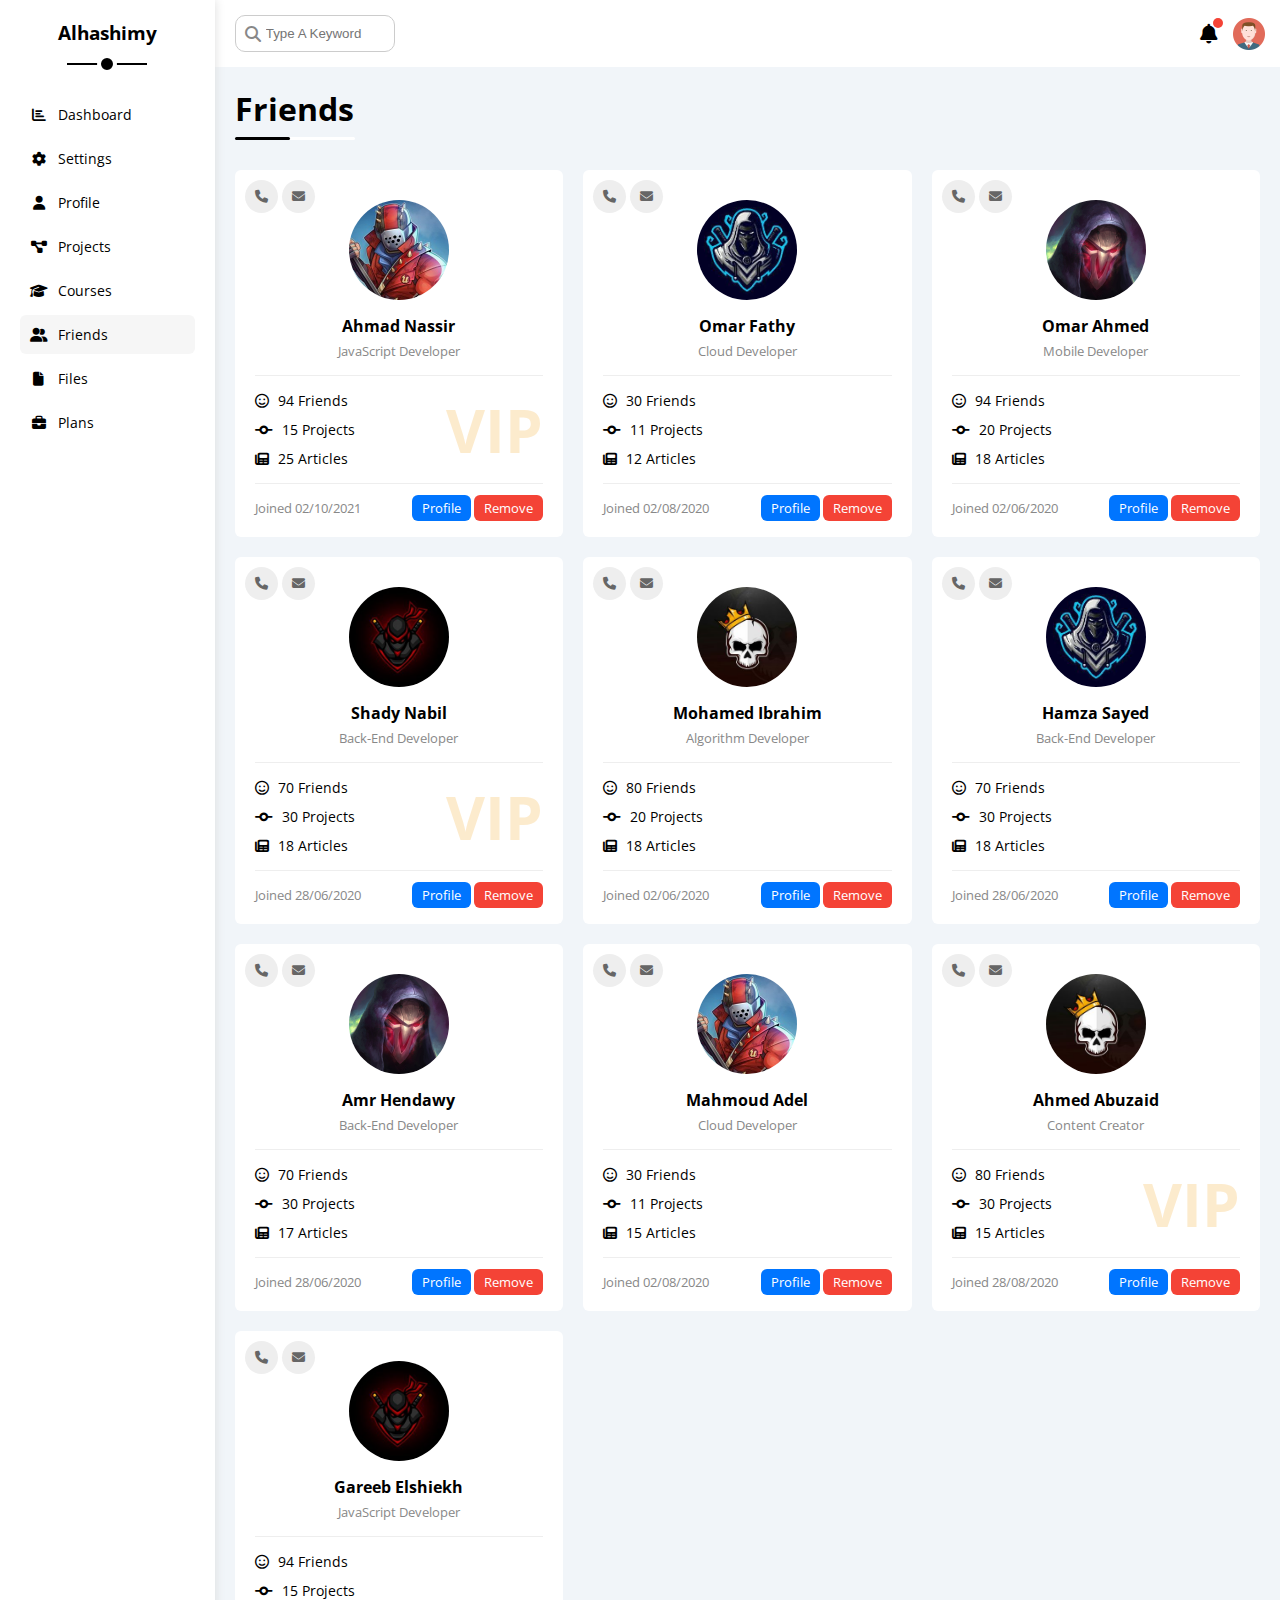
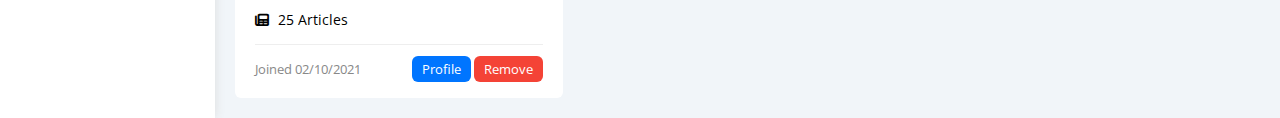
<file: friends.html>
<!DOCTYPE html>
<html lang="en">

  <head>
    <meta charset="UTF-8" />
    <meta name="viewport" content="width=device-width, initial-scale=1.0" />
    <title>Friends</title>
    <link rel="stylesheet" href="css/all.min.css" />
    <link rel="stylesheet" href="css/framework.css" />
    <link rel="stylesheet" href="css/main.css" />
    <link rel="preconnect" href="https://fonts.googleapis.com" />
    <link rel="preconnect" href="https://fonts.gstatic.com" crossorigin />
    <link href="https://fonts.googleapis.com/css2?family=Open+Sans:wght@300;500&display=swap" rel="stylesheet" />
  </head>

  <body class="bg-eee">
  <div class="page d-flex">
    <div class="sidebar bg-white p-20 p-relative">
      <h3 class="p-relative txt-c mt-0">Alhashimy</h3>
      <ul>
        <li>
          <a class="d-flex align-center fs-14 c-black rad-6 p-10" href="index.html">
            <i class="fa-solid fa-chart-bar fa-fw"></i>
            <span>Dashboard</span>
          </a>
        </li>
        <li>
          <a class="d-flex align-center fs-14 c-black rad-6 p-10" href="settings.html">
            <i class="fa-solid fa-gear fa-fw"></i>
            <span>Settings</span>
          </a>
        </li>
        <li>
          <a class="d-flex align-center fs-14 c-black rad-6 p-10" href="profile.html">
            <i class="fa-solid fa-user fa-fw"></i>
            <span>Profile</span>
          </a>
        </li>
        <li>
          <a class="d-flex align-center fs-14 c-black rad-6 p-10" href="projects.html">
            <i class="fa-solid fa-diagram-project fa-fw"></i>
            <span>Projects</span>
          </a>
        </li>
        <li>
          <a class="d-flex align-center fs-14 c-black rad-6 p-10" href="courses.html">
            <i class="fa-solid fa-graduation-cap fa-fw"></i>
            <span>Courses</span>
          </a>
        </li>
        <li>
          <a class="active d-flex align-center fs-14 c-black rad-6 p-10" href="friends.html">
            <i class="fa-solid fa-user-group fa-fw"></i>
            <span>Friends</span>
          </a>
        </li>
        <li>
          <a class="d-flex align-center fs-14 c-black rad-6 p-10" href="files.html">
            <i class="fa-solid fa-file fa-fw"></i>
            <span>Files</span>
          </a>
        </li>
        <li>
          <a class="d-flex align-center fs-14 c-black rad-6 p-10" href="plans.html">
            <i class="fa-solid fa-briefcase fa-fw"></i>
            <span>Plans</span>
          </a>
        </li>
      </ul>
    </div>
    <div class="content w-full over-hidden">
      <!-- Start Head -->
      <div class="head bg-white p-15 between-flex">
        <div class="search p-relative">
          <input class="p-10 rad-10 b-1-solid-ccc" type="search" placeholder="Type A Keyword" />
        </div>
        <div class="icons d-flex align-center">
          <span class="notification p-relative">
            <i class="fa-solid fa-bell fa-lg"></i>
          </span>
          <img src="imgs/avatar.png" alt="" />
        </div>
      </div>
      <!-- End Head -->
      <h1 class="p-relative">Friends</h1>
      <div class="friends-page d-grid gap-20 m-20">
        <!-- Start Friend -->
        <div class="friend bg-white rad-6 p-20 p-relative">
          <div class="contact">
            <i class="fa-solid fa-phone rad-half"></i>
            <i class="fa-solid fa-envelope rad-half"></i>
          </div>
          <div class="txt-c">
            <img class="rad-half mt-10 mb-10 w-100 h-100" src="imgs/friend-01.jpg" alt="">
            <h4 class="m-0">Ahmad Nassir</h4>
            <p class="c-gray fs-13 mt-5 mb-0">
              JavaScript Developer
            </p>
          </div>
          <div class="icons fs-14 p-relative">
            <div class="mb-10">
              <i class="fa-regular fa-face-smile"></i>
              <span>94 Friends</span>
            </div>
            <div class="mb-10">
              <i class="fa-solid fa-code-commit"></i>
              <span>15 Projects</span>
            </div>
            <div>
              <i class="fa-solid fa-newspaper"></i>
              <span>25 Articles</span>
            </div>
            <span class="vip fw-bold c-orange">VIP</span>
          </div>
          <div class="info between-flex fs-13">
            <span class="c-gray">
              Joined 02/10/2021
            </span>
            <div>
              <a class="btn-shape c-white bg-blue" href="profile.html">Profile</a>
              <a class="btn-shape c-white bg-red" href="">Remove</a>
            </div>
          </div>
        </div>
        <!-- End Friend -->
        <!-- Start Friend -->
        <div class="friend bg-white rad-6 p-20 p-relative">
          <div class="contact">
            <i class="fa-solid fa-phone rad-half"></i>
            <i class="fa-solid fa-envelope rad-half"></i>
          </div>
          <div class="txt-c">
            <img class="rad-half mt-10 mb-10 w-100 h-100"
              src="imgs/friend-02.jpg" alt="">
            <h4 class="m-0">
              Omar Fathy
            </h4>
            <p class="c-gray fs-13 mt-5 mb-0">
              Cloud Developer

            </p>
          </div>
          <div class="icons fs-14 p-relative">
            <div class="mb-10">
              <i class="fa-regular fa-face-smile"></i>
              <span>30 Friends</span>
            </div>
            <div class="mb-10">
              <i class="fa-solid fa-code-commit"></i>
              <span>11 Projects</span>
            </div>
            <div>
              <i class="fa-solid fa-newspaper"></i>
              <span>12 Articles</span>
            </div>
            
          </div>
          <div class="info between-flex fs-13">
            <span class="c-gray">
              Joined 02/08/2020
            </span>
            <div>
              <a class="btn-shape c-white bg-blue" href="profile.html">Profile</a>
              <a class="btn-shape c-white bg-red" href="">Remove</a>
            </div>
          </div>
        </div>
        <!-- End Friend -->
        <!-- Start Friend -->
        <div class="friend bg-white rad-6 p-20 p-relative">
          <div class="contact">
            <i class="fa-solid fa-phone rad-half"></i>
            <i class="fa-solid fa-envelope rad-half"></i>
          </div>
          <div class="txt-c">
            <img class="rad-half mt-10 mb-10 w-100 h-100"
              src="imgs/friend-03.jpg" alt="">
            <h4 class="m-0">
              Omar Ahmed
            </h4>
            <p class="c-gray fs-13 mt-5 mb-0">
              Mobile Developer
            </p>
          </div>
          <div class="icons fs-14 p-relative">
            <div class="mb-10">
              <i class="fa-regular fa-face-smile"></i>
              <span>94 Friends</span>
            </div>
            <div class="mb-10">
              <i class="fa-solid fa-code-commit"></i>
              <span>20 Projects</span>
            </div>
            <div>
              <i class="fa-solid fa-newspaper"></i>
              <span>18 Articles</span>
            </div>
            
          </div>
          <div class="info between-flex fs-13">
            <span class="c-gray">
              Joined 02/06/2020
            </span>
            <div>
              <a class="btn-shape c-white bg-blue" href="profile.html">Profile</a>
              <a class="btn-shape c-white bg-red" href="">Remove</a>
            </div>
          </div>
        </div>
        <!-- End Friend -->
        <!-- Start Friend -->
        <div class="friend bg-white rad-6 p-20 p-relative">
          <div class="contact">
            <i class="fa-solid fa-phone rad-half"></i>
            <i class="fa-solid fa-envelope rad-half"></i>
          </div>
          <div class="txt-c">
            <img class="rad-half mt-10 mb-10 w-100 h-100" 
              src="imgs/friend-04.jpg" alt="">
            <h4 class="m-0">
              Shady Nabil
            </h4>
            <p class="c-gray fs-13 mt-5 mb-0">
              Back-End Developer
            </p>
          </div>
          <div class="icons fs-14 p-relative">
            <div class="mb-10">
              <i class="fa-regular fa-face-smile"></i>
              <span>70 Friends</span>
            </div>
            <div class="mb-10">
              <i class="fa-solid fa-code-commit"></i>
              <span>30 Projects</span>
            </div>
            <div>
              <i class="fa-solid fa-newspaper"></i>
              <span>18 Articles</span>
            </div>
            <span class="vip fw-bold c-orange">VIP</span>
          </div>
          <div class="info between-flex fs-13">
            <span class="c-gray">
              Joined 28/06/2020
            </span>
            <div>
              <a class="btn-shape c-white bg-blue" href="profile.html">Profile</a>
              <a class="btn-shape c-white bg-red" href="">Remove</a>
            </div>
          </div>
        </div>
        <!-- End Friend -->
        <!-- Start Friend -->
        <div class="friend bg-white rad-6 p-20 p-relative">
          <div class="contact">
            <i class="fa-solid fa-phone rad-half"></i>
            <i class="fa-solid fa-envelope rad-half"></i>
          </div>
          <div class="txt-c">
            <img class="rad-half mt-10 mb-10 w-100 h-100" 
              src="imgs/friend-05.jpg" alt="">
            <h4 class="m-0">
              Mohamed Ibrahim
            </h4>
            <p class="c-gray fs-13 mt-5 mb-0">
              Algorithm Developer
            </p>
          </div>
          <div class="icons fs-14 p-relative">
            <div class="mb-10">
              <i class="fa-regular fa-face-smile"></i>
              <span>80 Friends</span>
            </div>
            <div class="mb-10">
              <i class="fa-solid fa-code-commit"></i>
              <span>20 Projects</span>
            </div>
            <div>
              <i class="fa-solid fa-newspaper"></i>
              <span>18 Articles</span>
            </div>
            
          </div>
          <div class="info between-flex fs-13">
            <span class="c-gray">
              Joined 02/06/2020
            </span>
            <div>
              <a class="btn-shape c-white bg-blue" href="profile.html">Profile</a>
              <a class="btn-shape c-white bg-red" href="">Remove</a>
            </div>
          </div>
        </div>
        <!-- End Friend -->
        <!-- Start Friend -->
        <div class="friend bg-white rad-6 p-20 p-relative">
          <div class="contact">
            <i class="fa-solid fa-phone rad-half"></i>
            <i class="fa-solid fa-envelope rad-half"></i>
          </div>
          <div class="txt-c">
            <img class="rad-half mt-10 mb-10 w-100 h-100" 
              src="imgs/friend-02.jpg" alt="">
            <h4 class="m-0">
              Hamza Sayed
            </h4>
            <p class="c-gray fs-13 mt-5 mb-0">
              Back-End Developer
            </p>
          </div>
          <div class="icons fs-14 p-relative">
            <div class="mb-10">
              <i class="fa-regular fa-face-smile"></i>
              <span>70 Friends</span>
            </div>
            <div class="mb-10">
              <i class="fa-solid fa-code-commit"></i>
              <span>30 Projects</span>
            </div>
            <div>
              <i class="fa-solid fa-newspaper"></i>
              <span>18 Articles</span>
            </div>
            
          </div>
          <div class="info between-flex fs-13">
            <span class="c-gray">
              Joined 28/06/2020
            </span>
            <div>
              <a class="btn-shape c-white bg-blue" href="profile.html">Profile</a>
              <a class="btn-shape c-white bg-red" href="">Remove</a>
            </div>
          </div>
        </div>
        <!-- End Friend -->
        <!-- Start Friend -->
        <div class="friend bg-white rad-6 p-20 p-relative">
          <div class="contact">
            <i class="fa-solid fa-phone rad-half"></i>
            <i class="fa-solid fa-envelope rad-half"></i>
          </div>
          <div class="txt-c">
            <img class="rad-half mt-10 mb-10 w-100 h-100" 
            src="imgs/friend-03.jpg" alt="">
            <h4 class="m-0">
              Amr Hendawy
            </h4>
            <p class="c-gray fs-13 mt-5 mb-0">
              Back-End Developer
            </p>
          </div>
          <div class="icons fs-14 p-relative">
            <div class="mb-10">
              <i class="fa-regular fa-face-smile"></i>
              <span>70 Friends</span>
            </div>
            <div class="mb-10">
              <i class="fa-solid fa-code-commit"></i>
              <span>30 Projects</span>
            </div>
            <div>
              <i class="fa-solid fa-newspaper"></i>
              <span>17 Articles</span>
            </div>
            
          </div>
          <div class="info between-flex fs-13">
            <span class="c-gray">
              Joined 28/06/2020
            </span>
            <div>
              <a class="btn-shape c-white bg-blue" href="profile.html">Profile</a>
              <a class="btn-shape c-white bg-red" href="">Remove</a>
            </div>
          </div>
        </div>
        <!-- End Friend -->
        <!-- Start Friend -->
        <div class="friend bg-white rad-6 p-20 p-relative">
          <div class="contact">
            <i class="fa-solid fa-phone rad-half"></i>
            <i class="fa-solid fa-envelope rad-half"></i>
          </div>
          <div class="txt-c">
            <img class="rad-half mt-10 mb-10 w-100 h-100" 
              src="imgs/friend-01.jpg" alt="">
            <h4 class="m-0">
              Mahmoud Adel
            </h4>
            <p class="c-gray fs-13 mt-5 mb-0">
              Cloud Developer
            </p>
          </div>
          <div class="icons fs-14 p-relative">
            <div class="mb-10">
              <i class="fa-regular fa-face-smile"></i>
              <span>30 Friends</span>
            </div>
            <div class="mb-10">
              <i class="fa-solid fa-code-commit"></i>
              <span>11 Projects</span>
            </div>
            <div>
              <i class="fa-solid fa-newspaper"></i>
              <span>15 Articles</span>
            </div>
            
          </div>
          <div class="info between-flex fs-13">
            <span class="c-gray">
              Joined 02/08/2020
            </span>
            <div>
              <a class="btn-shape c-white bg-blue" href="profile.html">Profile</a>
              <a class="btn-shape c-white bg-red" href="">Remove</a>
            </div>
          </div>
        </div>
        <!-- End Friend -->
        <!-- Start Friend -->
        <div class="friend bg-white rad-6 p-20 p-relative">
          <div class="contact">
            <i class="fa-solid fa-phone rad-half"></i>
            <i class="fa-solid fa-envelope rad-half"></i>
          </div>
          <div class="txt-c">
            <img class="rad-half mt-10 mb-10 w-100 h-100" 
            src="imgs/friend-05.jpg" alt="">
            <h4 class="m-0">
              Ahmed Abuzaid
            </h4>
            <p class="c-gray fs-13 mt-5 mb-0">
              Content Creator
            </p>
          </div>
          <div class="icons fs-14 p-relative">
            <div class="mb-10">
              <i class="fa-regular fa-face-smile"></i>
              <span>80 Friends</span>
            </div>
            <div class="mb-10">
              <i class="fa-solid fa-code-commit"></i>
              <span>30 Projects</span>
            </div>
            <div>
              <i class="fa-solid fa-newspaper"></i>
              <span>15 Articles</span>
            </div>
            <span class="vip fw-bold c-orange">VIP</span>
          </div>
          <div class="info between-flex fs-13">
            <span class="c-gray">
              Joined 28/08/2020
            </span>
            <div>
              <a class="btn-shape c-white bg-blue" href="profile.html">Profile</a>
              <a class="btn-shape c-white bg-red" href="">Remove</a>
            </div>
          </div>
        </div>
        <!-- End Friend -->
        <!-- Start Friend -->
        <div class="friend bg-white rad-6 p-20 p-relative">
          <div class="contact">
            <i class="fa-solid fa-phone rad-half"></i>
            <i class="fa-solid fa-envelope rad-half"></i>
          </div>
          <div class="txt-c">
            <img class="rad-half mt-10 mb-10 w-100 h-100" 
            src="imgs/friend-04.jpg" alt="">
            <h4 class="m-0">
              Gareeb Elshiekh
            </h4>
            <p class="c-gray fs-13 mt-5 mb-0">
              JavaScript Developer
            </p>
          </div>
          <div class="icons fs-14 p-relative">
            <div class="mb-10">
              <i class="fa-regular fa-face-smile"></i>
              <span>94 Friends</span>
            </div>
            <div class="mb-10">
              <i class="fa-solid fa-code-commit"></i>
              <span>15 Projects</span>
            </div>
            <div>
              <i class="fa-solid fa-newspaper"></i>
              <span>25 Articles</span>
            </div>
            
          </div>
          <div class="info between-flex fs-13">
            <span class="c-gray">
              Joined 02/10/2021
            </span>
            <div>
              <a class="btn-shape c-white bg-blue" href="profile.html">Profile</a>
              <a class="btn-shape c-white bg-red" href="">Remove</a>
            </div>
          </div>
        </div>
        <!-- End Friend -->

      </div>
    </div>
  </div>
  </body>
</html>
</file>
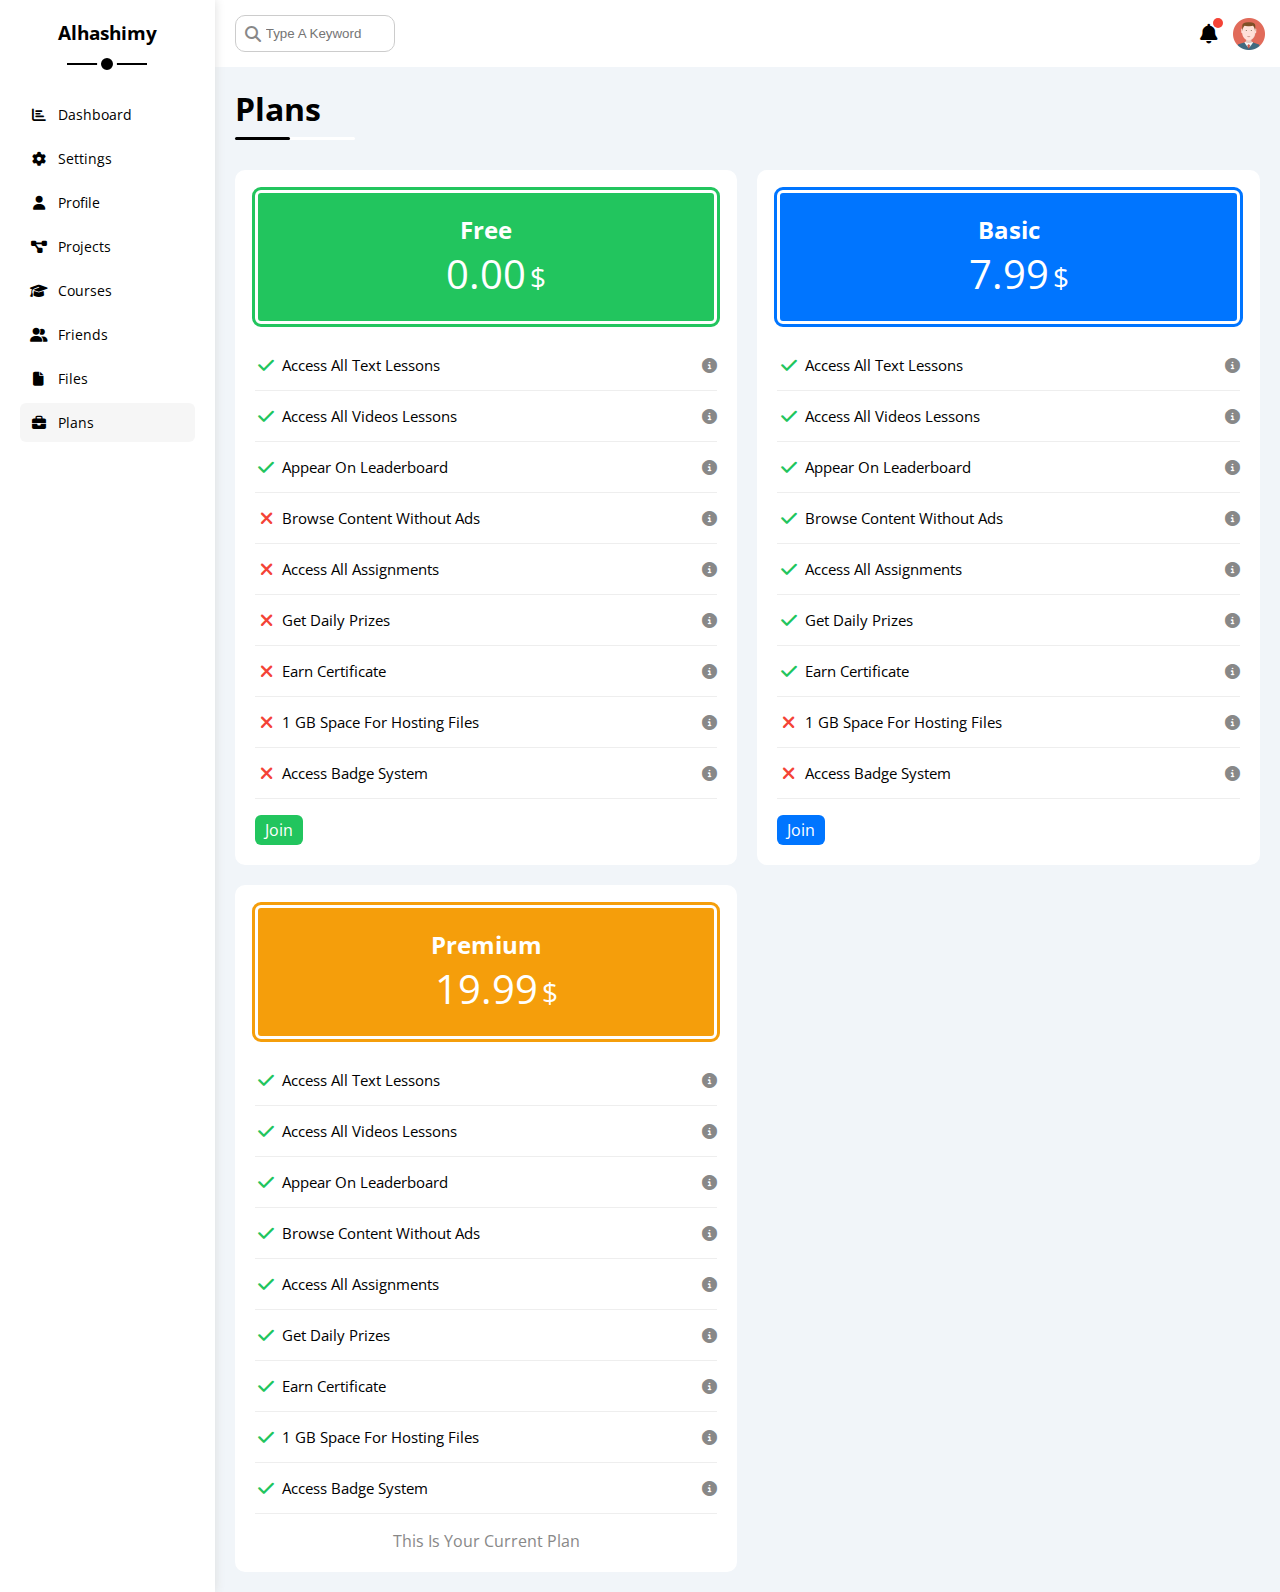
<file: plans.html>
<!DOCTYPE html>
<html lang="en">

  <head>
    <meta charset="UTF-8" />
    <meta name="viewport" content="width=device-width, initial-scale=1.0" />
    <title>Plans</title>
    <link rel="stylesheet" href="css/all.min.css" />
    <link rel="stylesheet" href="css/framework.css" />
    <link rel="stylesheet" href="css/main.css" />
    <link rel="preconnect" href="https://fonts.googleapis.com" />
    <link rel="preconnect" href="https://fonts.gstatic.com" crossorigin />
    <link href="https://fonts.googleapis.com/css2?family=Open+Sans:wght@300;500&display=swap" rel="stylesheet" />
  </head>

  <body class="bg-eee">
  <div class="page d-flex">
    <div class="sidebar bg-white p-20 p-relative">
      <h3 class="p-relative txt-c mt-0">Alhashimy</h3>
      <ul>
        <li>
          <a class="d-flex align-center fs-14 c-black rad-6 p-10" href="index.html">
            <i class="fa-solid fa-chart-bar fa-fw"></i>
            <span>Dashboard</span>
          </a>
        </li>
        <li>
          <a class="d-flex align-center fs-14 c-black rad-6 p-10" href="settings.html">
            <i class="fa-solid fa-gear fa-fw"></i>
            <span>Settings</span>
          </a>
        </li>
        <li>
          <a class="d-flex align-center fs-14 c-black rad-6 p-10" href="profile.html">
            <i class="fa-solid fa-user fa-fw"></i>
            <span>Profile</span>
          </a>
        </li>
        <li>
          <a class="d-flex align-center fs-14 c-black rad-6 p-10" href="projects.html">
            <i class="fa-solid fa-diagram-project fa-fw"></i>
            <span>Projects</span>
          </a>
        </li>
        <li>
          <a class="d-flex align-center fs-14 c-black rad-6 p-10" href="courses.html">
            <i class="fa-solid fa-graduation-cap fa-fw"></i>
            <span>Courses</span>
          </a>
        </li>
        <li>
          <a class="d-flex align-center fs-14 c-black rad-6 p-10" href="friends.html">
            <i class="fa-solid fa-user-group fa-fw"></i>
            <span>Friends</span>
          </a>
        </li>
        <li>
          <a class="d-flex align-center fs-14 c-black rad-6 p-10" href="files.html">
            <i class="fa-solid fa-file fa-fw"></i>
            <span>Files</span>
          </a>
        </li>
        <li>
          <a class="active d-flex align-center fs-14 c-black rad-6 p-10" href="plans.html">
            <i class="fa-solid fa-briefcase fa-fw"></i>
            <span>Plans</span>
          </a>
        </li>
      </ul>
    </div>
    <div class="content w-full over-hidden">
      <!-- Start Head -->
      <div class="head bg-white p-15 between-flex">
        <div class="search p-relative">
          <input class="p-10 rad-10 b-1-solid-ccc" type="search" placeholder="Type A Keyword" />
        </div>
        <div class="icons d-flex align-center">
          <span class="notification p-relative">
            <i class="fa-solid fa-bell fa-lg"></i>
          </span>
          <img src="imgs/avatar.png" alt="" />
        </div>
      </div>
      <!-- End Head -->
      <h1 class="p-relative">Plans</h1>
      <div class="plans-page d-grid m-20 gap-20">

        <!-- Start Plan -->
        <div class="plan green bg-white p-20 rad-10">
          <div class="top bg-green txt-c p-20 rad-6">
            <h2 class="m-0 c-white">Free</h2>
            <div class="price c-white">
              0.00
              <span>$</span>
            </div>
          </div>
          <ul>
            <li>
              <i class="fa-solid fa-check fa-fw yes"></i>
              <span>
                Access All Text Lessons
              </span>
              <i class="fa-solid fa-circle-info help"></i>
            </li>
            <li>
              <i class="fa-solid fa-check fa-fw yes"></i>
              <span>
                Access All Videos Lessons
              </span>
              <i class="fa-solid fa-circle-info help"></i>
            </li>
            <li>
              <i class="fa-solid fa-check fa-fw yes"></i>
              <span>
                Appear On Leaderboard
              </span>
              <i class="fa-solid fa-circle-info help"></i>
            </li>
            <li>
              <i class="fa-solid fa-xmark fa-fw "></i>
              <span>
                Browse Content Without Ads
              </span>
              <i class="fa-solid fa-circle-info help"></i>
            </li>
            <li>
              <i class="fa-solid fa-xmark fa-fw "></i>
              <span>
                Access All Assignments
              </span>
              <i class="fa-solid fa-circle-info help"></i>
            </li>
            <li>
              <i class="fa-solid fa-xmark fa-fw "></i>
              <span>
                Get Daily Prizes
              </span>
              <i class="fa-solid fa-circle-info help"></i>
            </li>
            <li>
              <i class="fa-solid fa-xmark fa-fw "></i>
              <span>
                Earn Certificate
              </span>
              <i class="fa-solid fa-circle-info help"></i>
            </li>
            <li>
              <i class="fa-solid fa-xmark fa-fw "></i>
              <span>
                1 GB Space For Hosting Files
              </span>
              <i class="fa-solid fa-circle-info help"></i>
            </li>
            <li>
              <i class="fa-solid fa-xmark fa-fw "></i>
              <span>
                Access Badge System
              </span>
              <i class="fa-solid fa-circle-info help"></i>
            </li>
          </ul>
          <a class="btn-shape bg-green c-white d-block w-fit" href="#">Join</a>
        </div>
        <!-- End Plan -->

        <!-- Start Plan -->
        <div class="plan blue bg-white p-20 rad-10">
          <div class="top bg-blue txt-c p-20 rad-6">
            <h2 class="m-0 c-white">Basic</h2>
            <div class="price c-white">
              7.99
              <span>$</span>
            </div>
          </div>
          <ul>
            <li>
              <i class="fa-solid fa-check fa-fw yes"></i>
              <span>
                Access All Text Lessons
              </span>
              <i class="fa-solid fa-circle-info help"></i>
            </li>
            <li>
              <i class="fa-solid fa-check fa-fw yes"></i>
              <span>
                Access All Videos Lessons
              </span>
              <i class="fa-solid fa-circle-info help"></i>
            </li>
            <li>
              <i class="fa-solid fa-check fa-fw yes"></i>
              <span>
                Appear On Leaderboard
              </span>
              <i class="fa-solid fa-circle-info help"></i>
            </li>
            <li>
              <i class="fa-solid fa-check fa-fw yes"></i>
              <span>
                Browse Content Without Ads
              </span>
              <i class="fa-solid fa-circle-info help"></i>
            </li>
            <li>
              <i class="fa-solid fa-check fa-fw yes"></i>
              <span>
                Access All Assignments
              </span>
              <i class="fa-solid fa-circle-info help"></i>
            </li>
            <li>
              <i class="fa-solid fa-check fa-fw yes"></i>
              <span>
                Get Daily Prizes
              </span>
              <i class="fa-solid fa-circle-info help"></i>
            </li>
            <li>
              <i class="fa-solid fa-check fa-fw yes"></i>
              <span>
                Earn Certificate
              </span>
              <i class="fa-solid fa-circle-info help"></i>
            </li>
            <li>
              <i class="fa-solid fa-xmark fa-fw"></i>
              <span>
                1 GB Space For Hosting Files
              </span>
              <i class="fa-solid fa-circle-info help"></i>
            </li>
            <li>
              <i class="fa-solid fa-xmark fa-fw "></i>
              <span>
                Access Badge System
              </span>
              <i class="fa-solid fa-circle-info help"></i>
            </li>
          </ul>
          <a class="btn-shape bg-blue c-white d-block w-fit" href="#">Join</a>
        </div>
        <!-- End Plan -->
        
        <!-- Start Plan -->
        <div class="plan orange bg-white p-20 rad-10">
          <div class="top bg-orange txt-c p-20 rad-6">
            <h2 class="m-0 c-white">Premium</h2>
            <div class="price c-white">
              19.99
              <span>$</span>
            </div>
          </div>
          <ul>
            <li>
              <i class="fa-solid fa-check fa-fw yes"></i>
              <span>
                Access All Text Lessons
              </span>
              <i class="fa-solid fa-circle-info help"></i>
            </li>
            <li>
              <i class="fa-solid fa-check fa-fw yes"></i>
              <span>
                Access All Videos Lessons
              </span>
              <i class="fa-solid fa-circle-info help"></i>
            </li>
            <li>
              <i class="fa-solid fa-check fa-fw yes"></i>
              <span>
                Appear On Leaderboard
              </span>
              <i class="fa-solid fa-circle-info help"></i>
            </li>
            <li>
              <i class="fa-solid fa-check fa-fw yes"></i>
              <span>
                Browse Content Without Ads
              </span>
              <i class="fa-solid fa-circle-info help"></i>
            </li>
            <li>
              <i class="fa-solid fa-check fa-fw yes"></i>
              <span>
                Access All Assignments
              </span>
              <i class="fa-solid fa-circle-info help"></i>
            </li>
            <li>
              <i class="fa-solid fa-check fa-fw yes"></i>
              <span>
                Get Daily Prizes
              </span>
              <i class="fa-solid fa-circle-info help"></i>
            </li>
            <li>
              <i class="fa-solid fa-check fa-fw yes"></i>
              <span>
                Earn Certificate
              </span>
              <i class="fa-solid fa-circle-info help"></i>
            </li>
            <li>
              <i class="fa-solid fa-check fa-fw yes"></i>
              <span>
                1 GB Space For Hosting Files
              </span>
              <i class="fa-solid fa-circle-info help"></i>
            </li>
            <li>
              <i class="fa-solid fa-check fa-fw yes"></i>
              <span>
                Access Badge System
              </span>
              <i class="fa-solid fa-circle-info help"></i>
            </li>
          </ul>
          <p class="c-gray m-0 txt-c">This Is Your Current Plan</p>        
        </div>
        <!-- End Plan -->
      </div>
      
    </div>
  </div>
  </body>
</html>
</file>
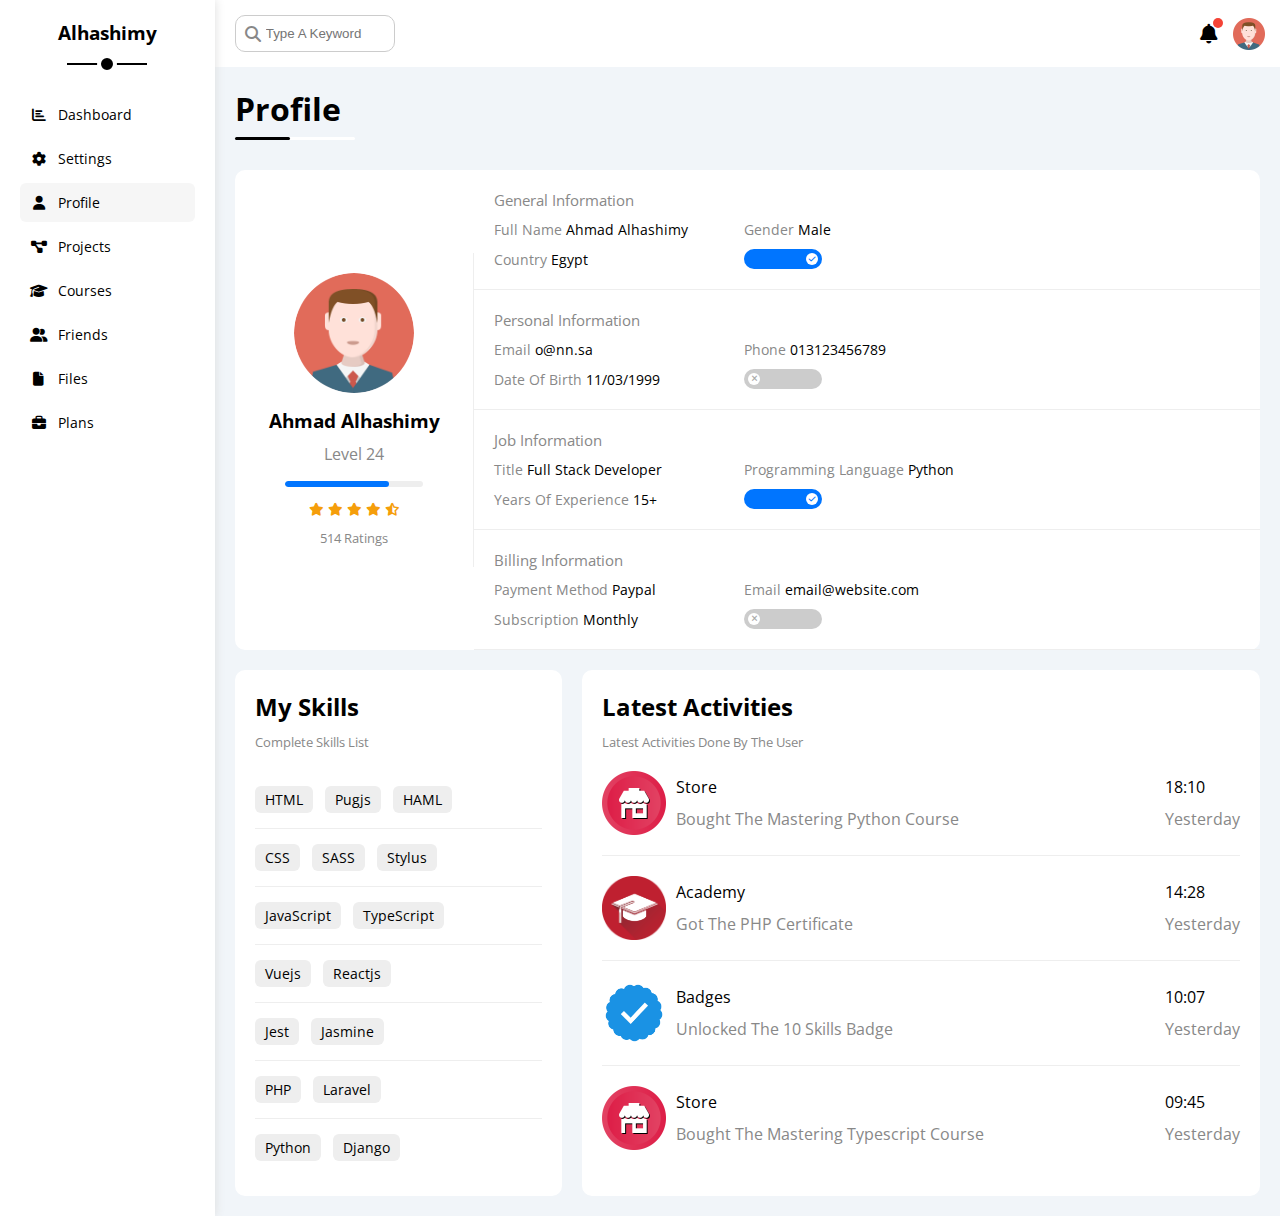
<file: profile.html>
<!DOCTYPE html>
<html lang="en">
  <head>
    <meta charset="UTF-8" />
    <meta name="viewport" content="width=device-width, initial-scale=1.0" />
    <title>Profile</title>
    <link rel="stylesheet" href="css/all.min.css" />
    <link rel="stylesheet" href="css/framework.css" />
    <link rel="stylesheet" href="css/main.css" />
    <link rel="preconnect" href="https://fonts.googleapis.com" />
    <link rel="preconnect" href="https://fonts.gstatic.com" crossorigin />
    <link
      href="https://fonts.googleapis.com/css2?family=Open+Sans:wght@300;500&display=swap"
      rel="stylesheet"
    />
  </head>
  <body class="bg-eee">
    <div class="page d-flex">
      <div class="sidebar bg-white p-20 p-relative">
        <h3 class="p-relative txt-c mt-0">Alhashimy</h3>
        <ul>
          <li>
            <a
              class="d-flex align-center fs-14 c-black rad-6 p-10"
              href="index.html"
            >
              <i class="fa-solid fa-chart-bar fa-fw"></i>
              <span>Dashboard</span>
            </a>
          </li>
          <li>
            <a
              class="d-flex align-center fs-14 c-black rad-6 p-10"
              href="settings.html"
            >
              <i class="fa-solid fa-gear fa-fw"></i>
              <span>Settings</span>
            </a>
          </li>
          <li>
            <a
              class="active d-flex align-center fs-14 c-black rad-6 p-10"
              href="profile.html"
            >
              <i class="fa-solid fa-user fa-fw"></i>
              <span>Profile</span>
            </a>
          </li>
          <li>
            <a
              class="d-flex align-center fs-14 c-black rad-6 p-10"
              href="projects.html"
            >
              <i class="fa-solid fa-diagram-project fa-fw"></i>
              <span>Projects</span>
            </a>
          </li>
          <li>
            <a
              class="d-flex align-center fs-14 c-black rad-6 p-10"
              href="courses.html"
            >
              <i class="fa-solid fa-graduation-cap fa-fw"></i>
              <span>Courses</span>
            </a>
          </li>
          <li>
            <a
              class="d-flex align-center fs-14 c-black rad-6 p-10"
              href="friends.html"
            >
              <i class="fa-solid fa-user-group fa-fw"></i>
              <span>Friends</span>
            </a>
          </li>
          <li>
            <a
              class="d-flex align-center fs-14 c-black rad-6 p-10"
              href="files.html"
            >
              <i class="fa-solid fa-file fa-fw"></i>
              <span>Files</span>
            </a>
          </li>
          <li>
            <a
              class="d-flex align-center fs-14 c-black rad-6 p-10"
              href="plans.html"
            >
              <i class="fa-solid fa-briefcase fa-fw"></i>
              <span>Plans</span>
            </a>
          </li>
        </ul>
      </div>
      <div class="content w-full over-hidden">
        <!-- Start Head -->
        <div class="head bg-white p-15 between-flex">
          <div class="search p-relative">
            <input
              class="p-10 rad-10 b-1-solid-ccc"
              type="search"
              placeholder="Type A Keyword"
            />
          </div>
          <div class="icons d-flex align-center">
            <span class="notification p-relative">
              <i class="fa-solid fa-bell fa-lg"></i>
            </span>
            <img src="imgs/avatar.png" alt="" />
          </div>
        </div>
        <!-- End Head -->
        <h1 class="p-relative">Profile</h1>
        <div class="profile-page m-20">
          <!-- Start Profile Box -->
          <div class="overview bg-white rad-10 d-flex align-center">
            <div class="avatar-box p-20 txt-c">
              <img class="rad-half mb-10" src="imgs/avatar.png" alt="" />
              <h3 class="m-0">Ahmad Alhashimy</h3>
              <p class="c-gray mt-10">Level 24</p>
              <div class="level rad-6 bg-eee p-relative over-hidden">
                <span class="rad-6" style="width: 75%"></span>
              </div>
              <div class="rating mt-10 mb-10">
                <i class="fa-solid fa-star c-orange fs-13"></i>
                <i class="fa-solid fa-star c-orange fs-13"></i>
                <i class="fa-solid fa-star c-orange fs-13"></i>
                <i class="fa-solid fa-star c-orange fs-13"></i>
                <i class="fa-solid fa-star-half-stroke c-orange fs-13"></i>
              </div>
              <p class="c-gray m-0 fs-13">514 Ratings</p>
            </div>
            <div class="info-box txt-c-mobile w-full">
              <!-- Start Info Row -->
              <div class="box p-20 d-flex align-center f-wrap">
                <h4 class="c-gray fs-15 m-0 w-full">General Information</h4>

                <div class="fs-14">
                  <span class="c-gray">Full Name</span>
                  <span>Ahmad Alhashimy</span>
                </div>

                <div class="fs-14">
                  <span class="c-gray">Gender</span>
                  <span>Male</span>
                </div>

                <div class="fs-14">
                  <span class="c-gray">Country</span>
                  <span>Egypt</span>
                </div>

                <div class="fs-14">
                  <label>
                    <input class="toggle-checkbox" type="checkbox" checked />
                    <div class="toggle-switch"></div>
                  </label>
                </div>
              </div>
              <!-- End Info Row -->

              <!-- Start Info Row -->
              <div class="box p-20 d-flex align-center f-wrap">
                <h4 class="c-gray fs-15 m-0 w-full">Personal Information</h4>

                <div class="fs-14">
                  <span class="c-gray">Email</span>
                  <span>o@nn.sa</span>
                </div>

                <div class="fs-14">
                  <span class="c-gray">Phone</span>
                  <span>013123456789</span>
                </div>

                <div class="fs-14">
                  <span class="c-gray">Date Of Birth</span>
                  <span>11/03/1999</span>
                </div>

                <div class="fs-14">
                  <label>
                    <input class="toggle-checkbox" type="checkbox" />
                    <div class="toggle-switch"></div>
                  </label>
                </div>
              </div>
              <!-- End Info Row -->

              <!-- Start Info Row -->
              <div class="box p-20 d-flex align-center f-wrap">
                <h4 class="c-gray fs-15 m-0 w-full">Job Information</h4>

                <div class="fs-14">
                  <span class="c-gray">Title</span>
                  <span>Full Stack Developer</span>
                </div>

                <div class="fs-14">
                  <span class="c-gray">Programming Language</span>
                  <span>Python</span>
                </div>

                <div class="fs-14">
                  <span class="c-gray">Years Of Experience</span>
                  <span>15+</span>
                </div>

                <div class="fs-14">
                  <label>
                    <input class="toggle-checkbox" type="checkbox" checked />
                    <div class="toggle-switch"></div>
                  </label>
                </div>
              </div>
              <!-- End Info Row -->

              <!-- Start Info Row -->
              <div class="box p-20 d-flex align-center f-wrap">
                <h4 class="c-gray fs-15 m-0 w-full">Billing Information</h4>

                <div class="fs-14">
                  <span class="c-gray">Payment Method</span>
                  <span>Paypal</span>
                </div>

                <div class="fs-14">
                  <span class="c-gray">Email</span>
                  <span>email@website.com</span>
                </div>

                <div class="fs-14">
                  <span class="c-gray">Subscription</span>
                  <span>Monthly</span>
                </div>

                <div class="fs-14">
                  <label>
                    <input class="toggle-checkbox" type="checkbox" />
                    <div class="toggle-switch"></div>
                  </label>
                </div>
              </div>
              <!-- End Info Row -->
            </div>
          </div>
          <!-- End Profile Box -->

          <!-- Start Other Data -->
          <div class="other-data d-flex gap-20">
            <!-- Start Box -->
            <div class="skills-card mt-20 p-20 bg-white rad-10">
              <h2 class="mt-0 mb-10">My Skills</h2>
              <p class="mt-0 mb-20 c-gray fs-13">Complete Skills List</p>
              <ul class="m-0 txt-c-mobile">
                <li>
                  <span>HTML</span>
                  <span>Pugjs</span>
                  <span>HAML</span>
                </li>
                <li>
                  <span>CSS</span>
                  <span>SASS</span>
                  <span>Stylus</span>
                </li>
                <li>
                  <span>JavaScript</span>
                  <span>TypeScript</span>
                </li>
                <li>
                  <span>Vuejs</span>
                  <span>Reactjs</span>
                </li>
                <li>
                  <span>Jest</span>
                  <span>Jasmine</span>
                </li>
                <li>
                  <span>PHP</span>
                  <span>Laravel</span>
                </li>
                <li>
                  <span>Python</span>
                  <span>Django</span>
                </li>
              </ul>
            </div>
            <!-- End Box -->

            <!-- Start Box -->
            <div class="activities mt-20 p-20 bg-white rad-10">
              <h2 class="mt-0 mb-10">Latest Activities</h2>
              <p class="mt-0 mb-20 c-gray fs-13">
                Latest Activities Done By The User
              </p>
              <div class="activity d-flex align-center txt-c-mobile">
                <img src="imgs/activity-01.png" alt="" />
                <div class="info">
                  <span class="d-block mb-10">Store</span>
                  <span class="c-gray">Bought The Mastering Python Course</span>
                </div>
                <div class="date">
                  <span class="d-block mb-10">18:10</span>
                  <span class="c-gray">Yesterday</span>
                </div>
              </div>
              <div class="activity d-flex align-center txt-c-mobile">
                <img src="imgs/activity-02.png" alt="" />
                <div class="info">
                  <span class="d-block mb-10">Academy</span>
                  <span class="c-gray">Got The PHP Certificate</span>
                </div>
                <div class="date">
                  <span class="d-block mb-10">14:28</span>
                  <span class="c-gray">Yesterday</span>
                </div>
              </div>
              <div class="activity d-flex align-center txt-c-mobile">
                <img src="imgs/activity-03.png" alt="" />
                <div class="info">
                  <span class="d-block mb-10">Badges</span>
                  <span class="c-gray">Unlocked The 10 Skills Badge</span>
                </div>
                <div class="date">
                  <span class="d-block mb-10">10:07</span>
                  <span class="c-gray">Yesterday</span>
                </div>
              </div>
              <div class="activity d-flex align-center txt-c-mobile">
                <img src="imgs/activity-01.png" alt="" />
                <div class="info">
                  <span class="d-block mb-10">Store</span>
                  <span class="c-gray">Bought The Mastering Typescript Course</span>
                </div>
                <div class="date">
                  <span class="d-block mb-10">09:45</span>
                  <span class="c-gray">Yesterday</span>
                </div>
              </div>
            </div>
            <!-- End Box -->
          </div>
          <!-- End Other Data -->
        </div>
      </div>
    </div>
  </body>
</html>
</file>
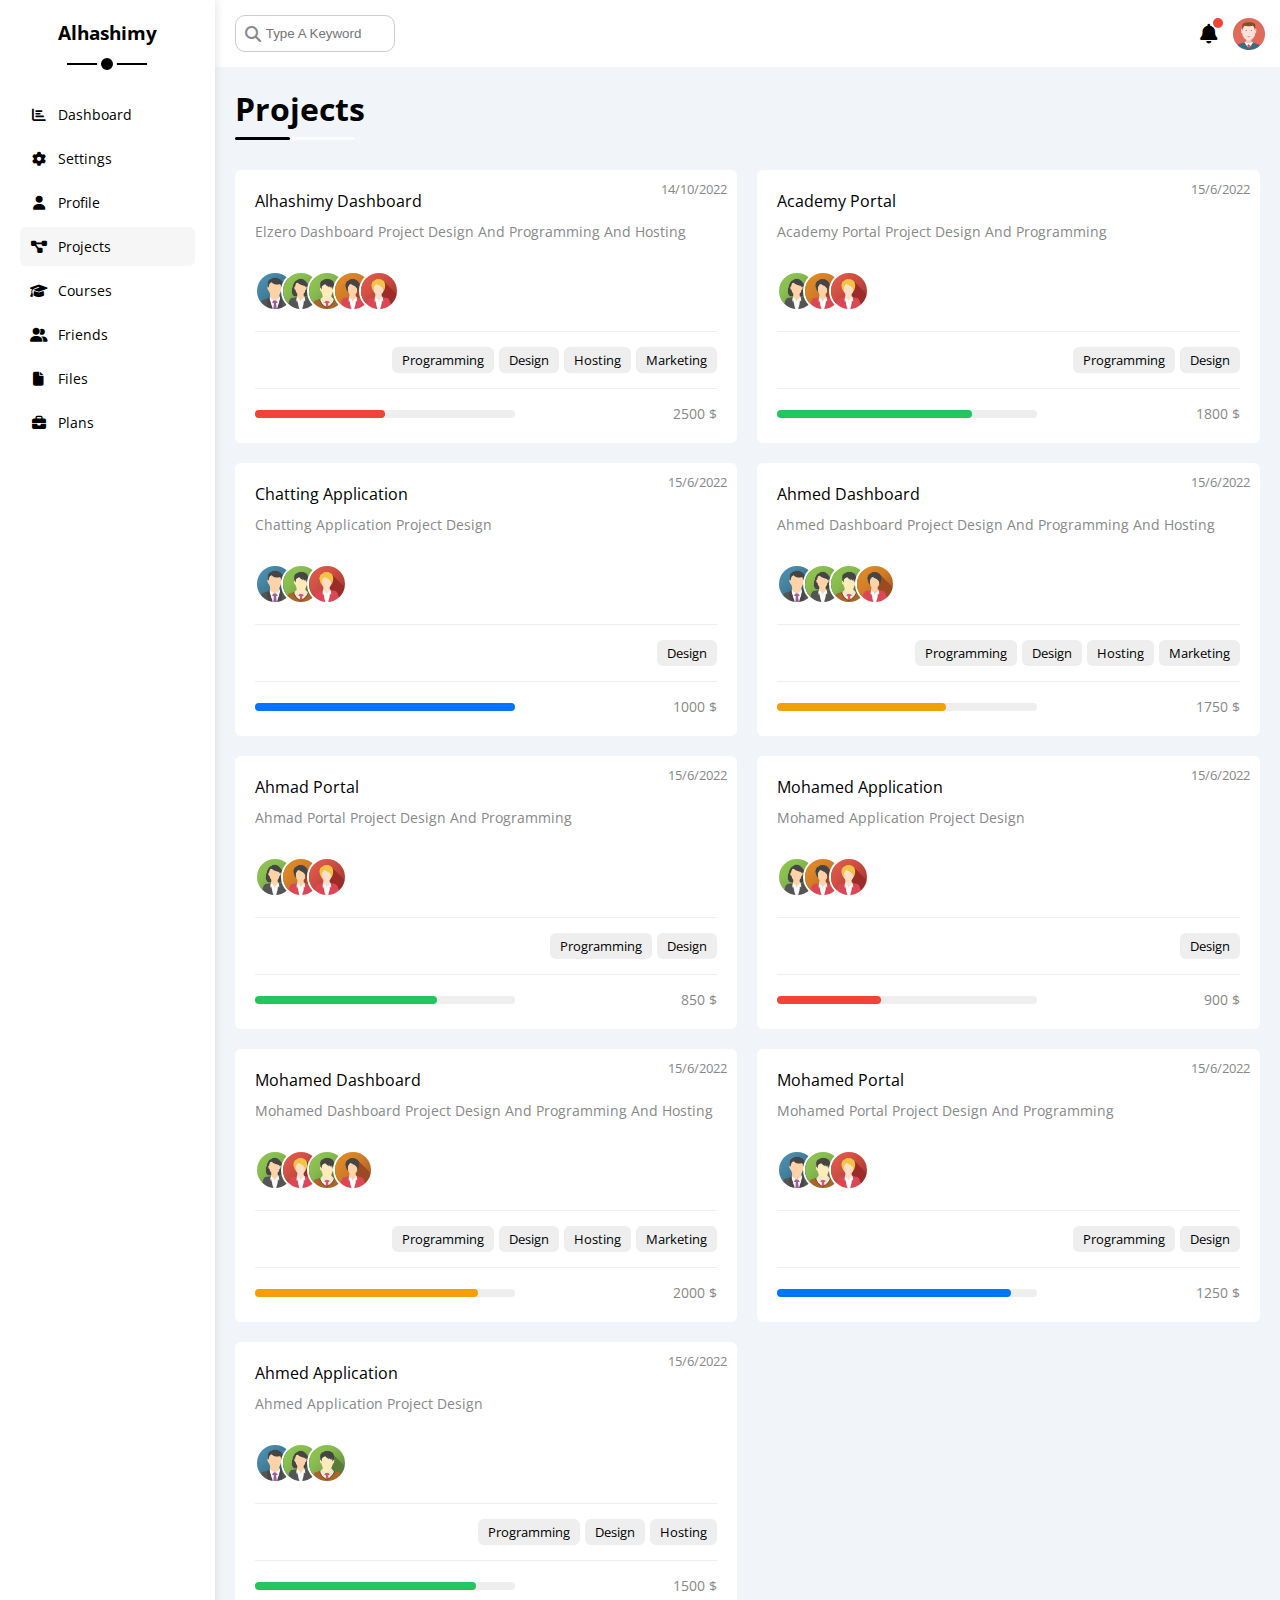
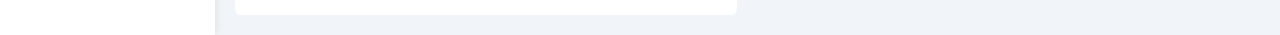
<file: projects.html>
<!DOCTYPE html>
<html lang="en">

  <head>
    <meta charset="UTF-8" />
    <meta name="viewport" content="width=device-width, initial-scale=1.0" />
    <title>Projects</title>
    <link rel="stylesheet" href="css/all.min.css" />
    <link rel="stylesheet" href="css/framework.css" />
    <link rel="stylesheet" href="css/main.css" />
    <link rel="preconnect" href="https://fonts.googleapis.com" />
    <link rel="preconnect" href="https://fonts.gstatic.com" crossorigin />
    <link href="https://fonts.googleapis.com/css2?family=Open+Sans:wght@300;500&display=swap" rel="stylesheet" />
  </head>

  <body class="bg-eee">
  <div class="page d-flex">
    <div class="sidebar bg-white p-20 p-relative">
      <h3 class="p-relative txt-c mt-0">Alhashimy</h3>
      <ul>
        <li>
          <a class="d-flex align-center fs-14 c-black rad-6 p-10" href="index.html">
            <i class="fa-solid fa-chart-bar fa-fw"></i>
            <span>Dashboard</span>
          </a>
        </li>
        <li>
          <a class="d-flex align-center fs-14 c-black rad-6 p-10" href="settings.html">
            <i class="fa-solid fa-gear fa-fw"></i>
            <span>Settings</span>
          </a>
        </li>
        <li>
          <a class="d-flex align-center fs-14 c-black rad-6 p-10" href="profile.html">
            <i class="fa-solid fa-user fa-fw"></i>
            <span>Profile</span>
          </a>
        </li>
        <li>
          <a class="active d-flex align-center fs-14 c-black rad-6 p-10" href="projects.html">
            <i class="fa-solid fa-diagram-project fa-fw"></i>
            <span>Projects</span>
          </a>
        </li>
        <li>
          <a class="d-flex align-center fs-14 c-black rad-6 p-10" href="courses.html">
            <i class="fa-solid fa-graduation-cap fa-fw"></i>
            <span>Courses</span>
          </a>
        </li>
        <li>
          <a class="d-flex align-center fs-14 c-black rad-6 p-10" href="friends.html">
            <i class="fa-solid fa-user-group fa-fw"></i>
            <span>Friends</span>
          </a>
        </li>
        <li>
          <a class="d-flex align-center fs-14 c-black rad-6 p-10" href="files.html">
            <i class="fa-solid fa-file fa-fw"></i>
            <span>Files</span>
          </a>
        </li>
        <li>
          <a class="d-flex align-center fs-14 c-black rad-6 p-10" href="plans.html">
            <i class="fa-solid fa-briefcase fa-fw"></i>
            <span>Plans</span>
          </a>
        </li>
      </ul>
    </div>
    <div class="content w-full over-hidden">
      <!-- Start Head -->
      <div class="head bg-white p-15 between-flex">
        <div class="search p-relative">
          <input class="p-10 rad-10 b-1-solid-ccc" type="search" placeholder="Type A Keyword" />
        </div>
        <div class="icons d-flex align-center">
          <span class="notification p-relative">
            <i class="fa-solid fa-bell fa-lg"></i>
          </span>
          <img src="imgs/avatar.png" alt="" />
        </div>
      </div>
      <!-- End Head -->
      <h1 class="p-relative">Projects</h1>
      <div class="projects-page m-20 d-grid gap-20">
        <!-- Start Project -->
        <div class="project p-20 bg-white p-relative rad-6">
          <span class="date fs-13 c-gray">14/10/2022</span>
          <h4 class="m-0">Alhashimy Dashboard</h4>
          <p class="c-gray mt-10 mb-10 fs-14">
            Elzero Dashboard Project Design And Programming And Hosting
          </p>
          <div class="team">
            <a href="#"><img src="imgs/team-01.png" alt="" /></a>
            <a href="#"><img src="imgs/team-02.png" alt="" /></a>
            <a href="#"><img src="imgs/team-03.png" alt="" /></a>
            <a href="#"><img src="imgs/team-04.png" alt="" /></a>
            <a href="#"><img src="imgs/team-05.png" alt="" /></a>
          </div>
          <div class="do d-flex">
            <span class="fs-13 bg-eee btn-shape">Programming</span>
            <span class="fs-13 bg-eee btn-shape">Design</span>
            <span class="fs-13 bg-eee btn-shape">Hosting</span>
            <span class="fs-13 bg-eee btn-shape">Marketing</span>
          </div>
          <div class="info between-flex">
            <div class="prog bg-eee">
              <span class="bg-red" style="width: 50%"></span>
            </div>
            <div class="fs-14 c-gray">2500 $</div>
          </div>
        </div>
        <!-- End Project -->

        <!-- Start Project -->
        <div class="project p-20 bg-white p-relative rad-6">
          <span class="date fs-13 c-gray">15/6/2022 </span>
          <h4 class="m-0">Academy Portal</h4>
          <p class="c-gray mt-10 mb-10 fs-14">
            Academy Portal Project Design And Programming
          </p>
          <div class="team">
            <a href="#"><img src="imgs/team-02.png" alt="" /></a>
            <a href="#"><img src="imgs/team-04.png" alt="" /></a>
            <a href="#"><img src="imgs/team-05.png" alt="" /></a>
          </div>
          <div class="do d-flex">
            <span class="fs-13 bg-eee btn-shape">Programming</span>
            <span class="fs-13 bg-eee btn-shape">Design</span>
          </div>
          <div class="info between-flex">
            <div class="prog bg-eee">
              <span class="bg-green" style="width: 75%"></span>
            </div>
            <div class="fs-14 c-gray">1800 $</div>
          </div>
        </div>
        <!-- End Project -->
        <!-- Start Project -->
        <div class="project p-20 bg-white p-relative rad-6">
          <span class="date fs-13 c-gray">15/6/2022 </span>
          <h4 class="m-0">Chatting Application</h4>
          <p class="c-gray mt-10 mb-10 fs-14">
            Chatting Application Project Design
          </p>
          <div class="team">
            <a href="#"><img src="imgs/team-01.png" alt="" /></a>
            <a href="#"><img src="imgs/team-03.png" alt="" /></a>
            <a href="#"><img src="imgs/team-05.png" alt="" /></a>
          </div>
          <div class="do d-flex">
            <span class="fs-13 bg-eee btn-shape">Design</span>
          </div>
          <div class="info between-flex">
            <div class="prog bg-eee">
              <span class="bg-blue" style="width: 100%"></span>
            </div>
            <div class="fs-14 c-gray">1000 $</div>
          </div>
        </div>
        <!-- End Project -->

        <!-- Start Project -->
        <div class="project p-20 bg-white p-relative rad-6">
          <span class="date fs-13 c-gray">15/6/2022 </span>
          <h4 class="m-0">Ahmed Dashboard</h4>
          <p class="c-gray mt-10 mb-10 fs-14">
            Ahmed Dashboard Project Design And Programming And Hosting
          </p>
          <div class="team">
            <a href="#"><img src="imgs/team-01.png" alt="" /></a>
            <a href="#"><img src="imgs/team-02.png" alt="" /></a>
            <a href="#"><img src="imgs/team-03.png" alt="" /></a>
            <a href="#"><img src="imgs/team-04.png" alt="" /></a>
          </div>
          <div class="do d-flex">
            <span class="fs-13 bg-eee btn-shape">Programming</span>
            <span class="fs-13 bg-eee btn-shape">Design</span>
            <span class="fs-13 bg-eee btn-shape">Hosting</span>
            <span class="fs-13 bg-eee btn-shape">Marketing</span>
          </div>
          <div class="info between-flex">
            <div class="prog bg-eee">
              <span class="bg-orange" style="width: 65%"></span>
            </div>
            <div class="fs-14 c-gray">1750 $</div>
          </div>
        </div>
        <!-- End Project -->
        <!-- Start Project -->
        <div class="project p-20 bg-white p-relative rad-6">
          <span class="date fs-13 c-gray">15/6/2022 </span>
          <h4 class="m-0">Ahmad Portal</h4>
          <p class="c-gray mt-10 mb-10 fs-14">
            Ahmad Portal Project Design And Programming
          </p>
          <div class="team">
            <a href="#"><img src="imgs/team-02.png" alt="" /></a>
            <a href="#"><img src="imgs/team-04.png" alt="" /></a>
            <a href="#"><img src="imgs/team-05.png" alt="" /></a>
          </div>
          <div class="do d-flex">
            <span class="fs-13 bg-eee btn-shape">Programming</span>
            <span class="fs-13 bg-eee btn-shape">Design</span>
          </div>
          <div class="info between-flex">
            <div class="prog bg-eee">
              <span class="bg-green" style="width: 70%"></span>
            </div>
            <div class="fs-14 c-gray">850 $</div>
          </div>
        </div>
        <!-- End Project -->
        <!-- Start Project -->
        <div class="project p-20 bg-white p-relative rad-6">
          <span class="date fs-13 c-gray">15/6/2022 </span>
          <h4 class="m-0">Mohamed Application</h4>
          <p class="c-gray mt-10 mb-10 fs-14">
            Mohamed Application Project Design
          </p>
          <div class="team">
            <a href="#"><img src="imgs/team-02.png" alt="" /></a>
            <a href="#"><img src="imgs/team-04.png" alt="" /></a>
            <a href="#"><img src="imgs/team-05.png" alt="" /></a>
          </div>
          <div class="do d-flex">
            <span class="fs-13 bg-eee btn-shape">Design</span>
          </div>
          <div class="info between-flex">
            <div class="prog bg-eee">
              <span class="bg-red" style="width: 40%"></span>
            </div>
            <div class="fs-14 c-gray">900 $</div>
          </div>
        </div>
        <!-- End Project -->
        <!-- Start Project -->
        <div class="project p-20 bg-white p-relative rad-6">
          <span class="date fs-13 c-gray">15/6/2022 </span>
          <h4 class="m-0">Mohamed Dashboard</h4>
          <p class="c-gray mt-10 mb-10 fs-14">
            Mohamed Dashboard Project Design And Programming And Hosting
          </p>
          <div class="team">
            <a href="#"><img src="imgs/team-02.png" alt="" /></a>
            <a href="#"><img src="imgs/team-05.png" alt="" /></a>
            <a href="#"><img src="imgs/team-03.png" alt="" /></a>
            <a href="#"><img src="imgs/team-04.png" alt="" /></a>
          </div>
          <div class="do d-flex">
            <span class="fs-13 bg-eee btn-shape">Programming</span>
            <span class="fs-13 bg-eee btn-shape">Design</span>
            <span class="fs-13 bg-eee btn-shape">Hosting</span>
            <span class="fs-13 bg-eee btn-shape">Marketing</span>
          </div>
          <div class="info between-flex">
            <div class="prog bg-eee">
              <span class="bg-orange" style="width: 86%"></span>
            </div>
            <div class="fs-14 c-gray">2000 $</div>
          </div>
        </div>
        <!-- End Project -->
        <!-- Start Project -->
        <div class="project p-20 bg-white p-relative rad-6">
          <span class="date fs-13 c-gray">15/6/2022 </span>
          <h4 class="m-0">Mohamed  Portal</h4>
          <p class="c-gray mt-10 mb-10 fs-14">
            Mohamed  Portal Project Design And Programming
          </p>
          <div class="team">
            <a href="#"><img src="imgs/team-01.png" alt="" /></a>
            <a href="#"><img src="imgs/team-03.png" alt="" /></a>
            <a href="#"><img src="imgs/team-05.png" alt="" /></a>
          </div>
          <div class="do d-flex">
            <span class="fs-13 bg-eee btn-shape">Programming</span>
            <span class="fs-13 bg-eee btn-shape">Design</span>
          </div>
          <div class="info between-flex">
            <div class="prog bg-eee">
              <span class="bg-blue" style="width: 90%"></span>
            </div>
            <div class="fs-14 c-gray">1250 $</div>
          </div>
        </div>
        <!-- End Project -->
        <!-- Start Project -->
        <div class="project p-20 bg-white p-relative rad-6">
          <span class="date fs-13 c-gray">15/6/2022 </span>
          <h4 class="m-0">Ahmed Application</h4>
          <p class="c-gray mt-10 mb-10 fs-14">
            Ahmed Application Project Design
          </p>
          <div class="team">
            <a href="#"><img src="imgs/team-01.png" alt="" /></a>
            <a href="#"><img src="imgs/team-02.png" alt="" /></a>
            <a href="#"><img src="imgs/team-03.png" alt="" /></a>
          </div>
          <div class="do d-flex">
            <span class="fs-13 bg-eee btn-shape">Programming</span>
            <span class="fs-13 bg-eee btn-shape">Design</span>
            <span class="fs-13 bg-eee btn-shape">Hosting</span>
          </div>
          <div class="info between-flex">
            <div class="prog bg-eee">
              <span class="bg-green" style="width: 85%"></span>
            </div>
            <div class="fs-14 c-gray">1500 $</div>
          </div>
        </div>
        <!-- End Project -->
      </div>
    </div>
  </body>
</html>
</file>
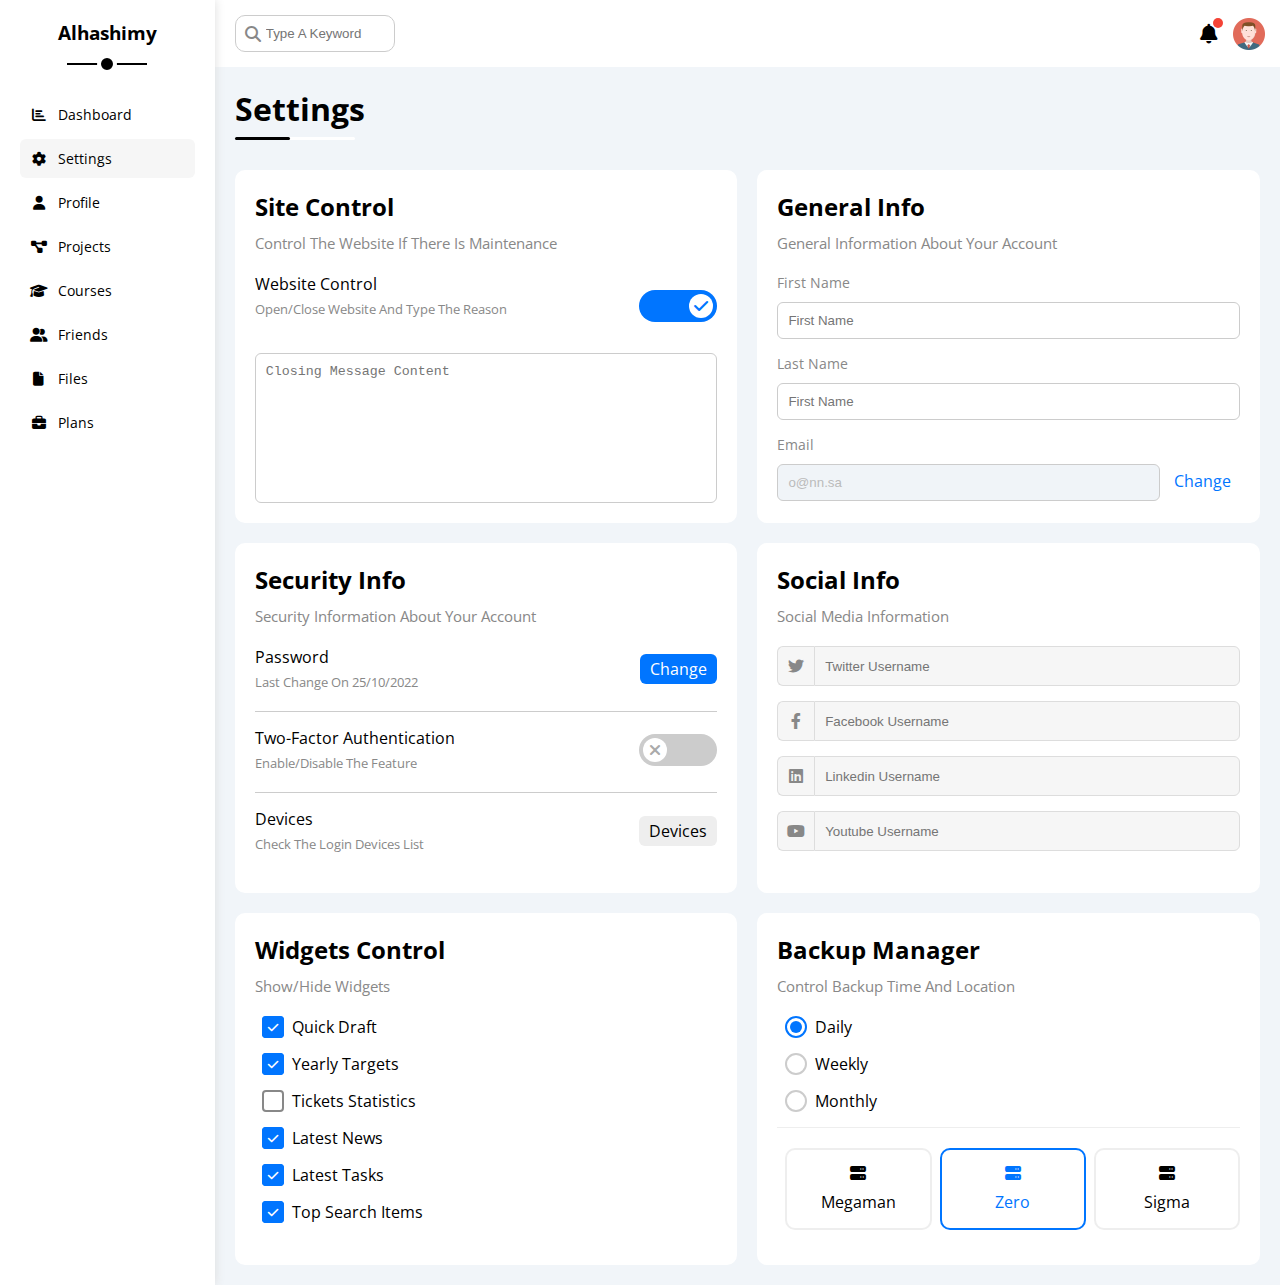
<file: settings.html>
<!DOCTYPE html>
<html lang="en">
  <head>
    <meta charset="UTF-8" />
    <meta name="viewport" content="width=device-width, initial-scale=1.0" />
    <title>Settings</title>
    <link rel="stylesheet" href="css/all.min.css" />
    <link rel="stylesheet" href="css/framework.css" />
    <link rel="stylesheet" href="css/main.css" />
    <link rel="preconnect" href="https://fonts.googleapis.com" />
    <link rel="preconnect" href="https://fonts.gstatic.com" crossorigin />
    <link
      href="https://fonts.googleapis.com/css2?family=Open+Sans:wght@300;500&display=swap"
      rel="stylesheet"
    />
  </head>
  <body class="bg-eee">
    <div class="page d-flex">
      <div class="sidebar bg-white p-20 p-relative">
        <h3 class="p-relative txt-c mt-0">Alhashimy</h3>
        <ul>
          <li>
            <a
              class="d-flex align-center fs-14 c-black rad-6 p-10"
              href="index.html"
            >
              <i class="fa-solid fa-chart-bar fa-fw"></i>
              <span>Dashboard</span>
            </a>
          </li>
          <li>
            <a
              class="active d-flex align-center fs-14 c-black rad-6 p-10"
              href="settings.html"
            >
              <i class="fa-solid fa-gear fa-fw"></i>
              <span>Settings</span>
            </a>
          </li>
          <li>
            <a
              class="d-flex align-center fs-14 c-black rad-6 p-10"
              href="profile.html"
            >
              <i class="fa-solid fa-user fa-fw"></i>
              <span>Profile</span>
            </a>
          </li>
          <li>
            <a
              class="d-flex align-center fs-14 c-black rad-6 p-10"
              href="projects.html"
            >
              <i class="fa-solid fa-diagram-project fa-fw"></i>
              <span>Projects</span>
            </a>
          </li>
          <li>
            <a
              class="d-flex align-center fs-14 c-black rad-6 p-10"
              href="courses.html"
            >
              <i class="fa-solid fa-graduation-cap fa-fw"></i>
              <span>Courses</span>
            </a>
          </li>
          <li>
            <a
              class="d-flex align-center fs-14 c-black rad-6 p-10"
              href="friends.html"
            >
              <i class="fa-solid fa-user-group fa-fw"></i>
              <span>Friends</span>
            </a>
          </li>
          <li>
            <a
              class="d-flex align-center fs-14 c-black rad-6 p-10"
              href="files.html"
            >
              <i class="fa-solid fa-file fa-fw"></i>
              <span>Files</span>
            </a>
          </li>
          <li>
            <a
              class="d-flex align-center fs-14 c-black rad-6 p-10"
              href="plans.html"
            >
              <i class="fa-solid fa-briefcase fa-fw"></i>
              <span>Plans</span>
            </a>
          </li>
        </ul>
      </div>
      <div class="content w-full over-hidden">
        <!-- Start Head -->
        <div class="head bg-white p-15 between-flex">
          <div class="search p-relative">
            <input
              class="p-10 rad-10 b-1-solid-ccc"
              type="search"
              placeholder="Type A Keyword"
            />
          </div>
          <div class="icons d-flex align-center">
            <span class="notification p-relative">
              <i class="fa-solid fa-bell fa-lg"></i>
            </span>
            <img src="imgs/avatar.png" alt="" />
          </div>
        </div>
        <!-- End Head -->
        <h1 class="p-relative">Settings</h1>
        <div class="settings-page m-20 d-grid gap-20">
          <!-- Start Settings Box -->
          <div class="p-20 bg-white rad-10">
            <h2 class="mt-0 mb-10">Site Control</h2>
            <p class="mt-0 mb-20 c-gray fs-15">
              Control The Website If There Is Maintenance
            </p>
            <div class="mb-15 between-flex">
              <div>
                <span>Website Control</span>
                <p class="mt-5 mb-20 fs-13 c-gray">
                  Open/Close Website And Type The Reason
                </p>
              </div>
              <div>
                <label>
                  <input class="toggle-checkbox" type="checkbox" checked />
                  <div class="toggle-switch"></div>
                </label>
              </div>
            </div>
            <textarea
              class="closing-message p-10 rad-6 d-block w-full"
              placeholder="Closing Message Content"
            ></textarea>
          </div>
          <!-- End Settings Box -->

          <!-- Start Settings Box -->
          <div class="p-20 bg-white rad-10">
            <h2 class="mt-0 mb-10">General Info</h2>
            <p class="mt-0 mb-20 c-gray fs-15">
              General Information About Your Account
            </p>
            <div class="mb-15">
              <label class="fs-14 c-gray d-block mb-10" for="first"
                >First Name</label
              >
              <input
                class="b-1-solid-ccc rad-6 p-10 d-block w-full"
                type="text"
                id="first"
                placeholder="First Name"
              />
            </div>
            <div class="mb-15">
              <label class="fs-14 c-gray d-block mb-10" for="last"
                >Last Name</label
              >
              <input
                class="b-1-solid-ccc rad-6 p-10 d-block w-full"
                type="text"
                id="last"
                placeholder="First Name"
              />
            </div>
            <div>
              <label class="fs-14 c-gray d-block mb-10" for="email"
                >Email</label
              >
              <input
                class="email b-1-solid-ccc rad-6 p-10 mr-10 d-block w-full"
                type="email"
                id="email"
                placeholder="First Name"
                value="o@nn.sa"
                disabled
              />
              <a class="c-blue" href="#">Change</a>
            </div>
          </div>
          <!-- End Settings Box -->

          <!-- Start Settings Box -->
          <div class="p-20 bg-white rad-10">
            <h2 class="mt-0 mb-10">Security Info</h2>
            <p class="mt-0 mb-20 c-gray fs-15">
              Security Information About Your Account
            </p>

            <div class="sec-box mb-15 between-flex">
              <div>
                <span>Password</span>
                <p class="c-gray mt-5 mb-0 fs-13">Last Change On 25/10/2022</p>
              </div>
              <a class="btn-shape c-white bg-blue button" href="#">Change</a>
            </div>
            
            <div class="sec-box mb-15 between-flex">
              <div>
                <span>Two-Factor Authentication</span>
                <p class="c-gray mt-5 mb-0 fs-13">Enable/Disable The Feature</p>
              </div>
              <label>
                <input class="toggle-checkbox" type="checkbox" />
                <div class="toggle-switch"></div>
              </label>            
            </div>

            <div class="sec-box between-flex">
              <div>
                <span>Devices</span>
                <p class="c-gray mt-5 mb-0 fs-13">Check The Login Devices List</p>
              </div>
              <a class="btn-shape bg-eee c-black" href="#">Devices</a>
            </div>
            
          </div>
          <!-- End Settings Box -->

          <!-- Start Settings Box -->
          <div class="social-boxes p-20 bg-white rad-10">
            <h2 class="mt-0 mb-10">Social  Info</h2>
            <p class="mt-0 mb-20 c-gray fs-15">
              Social Media Information
            </p>
            <div class="d-flex align-center mb-15">
              <i class="fa-brands fa-twitter center-flex c-gray"></i>
              <input class="w-full" type="text" placeholder="Twitter Username"/>
            </div>
            <div class="d-flex align-center mb-15">
              <i class="fa-brands fa-facebook-f center-flex c-gray"></i>
              <input class="w-full" type="text" placeholder="Facebook Username"/>
            </div>
            <div class="d-flex align-center mb-15">
              <i class="fa-brands fa-linkedin center-flex c-gray"></i>
              <input class="w-full" type="text" placeholder="Linkedin Username"/>
            </div>
            <div class="d-flex align-center mb-15">
              <i class="fa-brands fa-youtube center-flex c-gray"></i>
              <input class="w-full" type="text" placeholder="Youtube Username"/>
            </div>
          </div>
          <!-- End Settings Box -->

          <!-- Start Settings Box -->
          <div class="widgets-control p-20 bg-white rad-10">
            <h2 class="mt-0 mb-10">Widgets Control</h2>
            <p class="mt-0 mb-20 c-gray fs-15">
              Show/Hide Widgets
            </p>
            <div class="control d-flex align-center mb-15">
              <input class="input" type="checkbox" id="one" checked>
              <label for="one">Quick Draft</label>
            </div>
            <div class="control d-flex align-center mb-15">
              <input class="input" type="checkbox" id="two" checked>
              <label for="two">Yearly Targets</label>
            </div>
            <div class="control d-flex align-center mb-15">
              <input class="input" type="checkbox" id="three">
              <label for="three">Tickets Statistics</label>
            </div>
            <div class="control d-flex align-center mb-15">
              <input class="input" type="checkbox" id="four" checked>
              <label for="four">Latest News</label>
            </div>
            <div class="control d-flex align-center mb-15">
              <input class="input" type="checkbox" id="five" checked>
              <label for="five">Latest Tasks</label>
            </div>
            <div class="control d-flex align-center mb-15">
              <input class="input"  type="checkbox" id="six" checked>
              <label for="six">Top Search Items</label>
            </div>
          </div>
          <!-- End Settings Box -->

          <!-- Start Settings Box -->
          <div class="backup-control p-20 bg-white rad-10">
            <h2 class="mt-0 mb-10">Backup Manager</h2>
            <p class="mt-0 mb-20 c-gray fs-15">
              Control Backup Time And Location
            </p>
            <div class="date d-flex align-center mb-15">
              <input class="input" type="radio" name="time" id="daily" checked>
              <label for="daily">Daily</label>
            </div>
            <div class="date d-flex align-center mb-15">
              <input class="input" type="radio" name="time" id="weekly">
              <label for="weekly">Weekly</label>
            </div>
            <div class="date d-flex align-center mb-15">
              <input class="input" type="radio" name="time" id="monthly">
              <label for="monthly">Monthly</label>
            </div>
            <div class="servers d-flex align-center txt-c">

              <input type="radio" name="servers" id="server-one">
              <div class="server mb-15 rad-10 w-full">
                <label class="d-block m-15" for="server-one">
                  <i class="fa-solid fa-server d-block mb-10"></i>
                  Megaman
                </label>
              </div>
              

              <input type="radio" name="servers" id="server-two" checked>
              <div class="server mb-15 rad-10 w-full">
                <label class="d-block m-15" for="server-two">
                  <i class="fa-solid fa-server d-block mb-10"></i>
                  Zero
                </label>
              </div>

              <input type="radio" name="servers" id="server-three">
              <div class="server mb-15 rad-10 w-full">
                <label class="d-block m-15" for="server-three">
                  <i class="fa-solid fa-server d-block mb-10"></i>
                  Sigma
                </label>
              </div>

            </div>
          </div>
          <!-- End Settings Box -->
        </div>
      </div>
    </div>
  </body>
</html>
</file>
<file: css/framework.css>
:root {
  --blue-color: #0075ff;
  --blue-alt-color: #0d69d5;
  --orange-color: #f59e0b;
  --green-color: #22c55e;
  --red-color: #f44336;
  --grey-color: #888;
}
/* Start Box */
.d-block{
  display: block;
}
.w-full {
  width: 100%;
}
.w-fit {
  width: fit-content;
}
.w-100{
  width: 100px;
}

.h100{
  height: 100px;
}
.h-full {
  height: 100%;
}

.d-flex{
  display: flex;
}
.f-wrap{
  flex-wrap: wrap;
}
.align-center{
  align-items: center;
}
.space-between{
  justify-content: space-between;
}

.d-grid{
  display: grid;
}

.gap-20{
  gap: 20px;
}

.over-hidden{
  overflow: hidden;
}

@media (max-Width:767px) {
  .block-mobile{
    display: block;
  }
  .hide-mobile{
    display: none;
  }
}
/* End Box */

/* Start Padding + MArgin */
.p-10{
  padding: 10px;
}
.p-15{
  padding: 15px;
}
.p-20{
  padding: 20px;
}
.pt-10{
  padding-top: 10px;
}
.pt-15{
  padding-top: 15px;
}
.pt-20{
  padding-top: 20px;
}
.pb-10{
  padding-bottom: 10px;
}
.pb-15{
  padding-bottom: 15px;
}
.pl-15{
  padding-left: 15px;
}
.pb-20{
  padding-bottom: 20px;
}

.m-0{
  margin: 0;
}
.m-15{
  margin: 15px;
}
.m-20{
  margin: 20px;
}
.mt-0{
  margin-top: 0;
}
.mt-5{
  margin-top: 5px;
}
.mt-10{
  margin-top: 10px;
}
.mt-15{
  margin-top: 15px;
}
.mt-20{
  margin-top: 20px;
}
.mt-25{
  margin-top: 25px;
}
.mr-10{
  margin-right: 10px;
}
.mr-15{
  margin-right: 15px;
}
.mb-0{
  margin-bottom: 0px;
}
.mb-5{
  margin-bottom: 5px;
}
.mb-10{
  margin-bottom: 10px;
}
.mb-15{
  margin-bottom: 15px;
}
.mb-20{
  margin-bottom: 20px;
}
.mb-25{
  margin-bottom: 25px;
}

/* End Padding + MArgin */

/* Start Color */
.bg-eee{
  background-color: #eee;
}
.bg-white{
  background-color: white;
}
.bg-blue{
  background-color: var(--blue-color);
}
.bg-orange{
  background-color: var(--orange-color);
}
.bg-green{
  background-color: var(--green-color);
}
.bg-red{
  background-color: var(--red-color);
}

.c-black{
  color: black;
}
.c-white{
  color: white;
}
.c-gray{
  color:var(--grey-color);
}
.c-blue{
  color:var(--blue-color);
}
.c-red{
  color:var(--red-color);
}
.c-orange{
  color:var(--orange-color);
}
.c-green{
  color:var(--green-color);
}
/* End Color */

/* Start Position */
.p-relative{
  position: relative;
}
.p-absolute{
  position: absolute;
}
/* End Position */

/* Start Font */
.txt-c{
  text-align: center;
}

.fs-13{
  font-size: 13px;
}
.fs-14{
  font-size: 14px;
}
.fs-15{
  font-size: 15px;
}
.fs-25{
  font-size: 25px;
}

.fw-bold{
  font-weight: bold;
}

@media (max-width:767px) {
  .txt-c-mobile{
    text-align: center;
  }
}
/* End Font */

/* Start Border */
.b-none{
  border: none;
}
.b-1-solid-ccc{
  border: 1px solid #ccc;
}
.b-1-solid-eee{
  border: 1px solid #eee;
}

.rad-6{
  border-radius: 6px;
  -webkit-border-radius: 6px;
  -moz-border-radius: 6px;
  -ms-border-radius: 6px;
  -o-border-radius: 6px;
} 
.rad-10{
  border-radius: 10px;
  -webkit-border-radius: 10px;
  -moz-border-radius: 10px;
  -ms-border-radius: 10px;
  -o-border-radius: 10px;
}
.rad-half{
  border-radius: 50%;
  -webkit-border-radius: 50%;
  -moz-border-radius: 50%;
  -ms-border-radius: 50%;
  -o-border-radius: 50%;
}
/* End Border */

/* Start Components */
.center-flex{
  display: flex;
  align-items: center;
  justify-content: center;
}
.between-flex{
  display: flex;
  align-items: center;
  justify-content: space-between;
}

.btn-shape{
  padding: 4px 10px;
  border-radius: 6px;
  -webkit-border-radius: 6px;
  -moz-border-radius: 6px;
  -ms-border-radius: 6px;
  -o-border-radius: 6px;
}

.toggle-checkbox{
  appearance: none;
  -webkit-appearance: none;
  display: none;
}
.toggle-switch{
  background-color: #ccc;
  width: 78px;
  height: 32px;
  position: relative;
  cursor: pointer;
  border-radius: 16px;
  -webkit-border-radius: 16px;
  -moz-border-radius: 16px;
  -ms-border-radius: 16px;
  -o-border-radius: 16px;

  transition: 0.3s;
  -webkit-transition: 0.3s;
  -moz-transition: 0.3s;
  -ms-transition: 0.3s;
  -o-transition: 0.3s;
}
.toggle-switch::before{
  font-family: var(--fa-style-family-classic);
  content: "\f00d";
  font-weight: 900;
  background-color: white;
  width: 24px;
  height: 24px;
  position: relative;
  top: 4px;
  left: 4px;
  display: flex;
  align-items: center;
  justify-content: center;
  color: #aaa;

  border-radius: 50%;
  -webkit-border-radius: 50%;
  -moz-border-radius: 50%;
  -ms-border-radius: 50%;
  -o-border-radius: 50%;

  transition: 0.3s;
  -webkit-transition: 0.3s;
  -moz-transition: 0.3s;
  -ms-transition: 0.3s;
  -o-transition: 0.3s;
}
.toggle-checkbox:checked + .toggle-switch{
  background-color: var(--blue-color);
}
.toggle-checkbox:checked + .toggle-switch::before{
  content: "\f00c";
  left: 50px;
  color: var(--blue-color);
}
/* End Components */
</file>
<file: css/main.css>
:root {
  --blue-color: #0075ff;
  --blue-alt-color: #0d69d5;
  --orange-color: #f59e0b;
  --green-color: #22c55e;
  --red-color: #f44336;
  --grey-color: #888;

}

* {
  box-sizing: border-box;
}
*:focus {
  outline: none;
}
body {
  font-family: "OPen Sans", sans-serif;
  margin: 0;
}
a {
  text-decoration: none;
}

ul {
  list-style: none;
  padding: 0;
}
::-webkit-scrollbar {
  width: 15px;
}
::-webkit-scrollbar-track {
  background-color: white;
}
::-webkit-scrollbar-thumb {
  background-color: var(--blue-color);
}
::-webkit-scrollbar-thumb:hover {
  background-color: var(--blue-alt-color);
}
.page {
  background-color: #f1f5f9;
  min-height: 100vh;
}

/* Start Sidebar */
.sidebar {
  width: 250px;
  box-shadow: 0 0 10px #ddd;
}
.sidebar > h3 {
  margin-bottom: 50px;
}
.sidebar > h3::before,
.sidebar > h3::after {
  content: "";
  background-color: black;
  position: absolute;
  left: 50%;
  transform: translateX(-50%);
  -webkit-transform: translateX(-50%);
  -moz-transform: translateX(-50%);
  -ms-transform: translateX(-50%);
  -o-transform: translateX(-50%);
}
.sidebar > h3::before {
  bottom: -20px;
  width: 80px;
  height: 2px;
}
.sidebar > h3::after {
  bottom: -29px;
  width: 12px;
  height: 12px;
  border: 4px solid white;

  border-radius: 50%;
  -webkit-border-radius: 50%;
  -moz-border-radius: 50%;
  -ms-border-radius: 50%;
  -o-border-radius: 50%;
}

.sidebar ul li a {
  margin-bottom: 5px;
  transition: 0.3s;
  -webkit-transition: 0.3s;
  -moz-transition: 0.3s;
  -ms-transition: 0.3s;
  -o-transition: 0.3s;
}
.sidebar ul li a:hover,
.sidebar ul li a.active {
  background-color: #f6f6f6;
}
.sidebar ul li span {
  font-size: 14px;
  margin-left: 10px;
}
@media (max-width: 767px) {
  .sidebar {
    width: fit-content;
    padding: 10px;
  }
  .sidebar > h3 {
    font-size: 13px;
    margin-bottom: 15px;
  }

  .sidebar li a i {
    margin: auto;
  }
  .sidebar ul li span,
  .sidebar > h3::before,
  .sidebar > h3::after {
    display: none;
  }
}
/* End Sidebar */
/*  Start Content */

.head .search::before {
  font-family: var(--fa-style-family-classic);
  content: "\f002";
  font-weight: 900;
  position: absolute;
  left: 15px;
  top: 50%;
  color: var(--grey-color);

  transform: translateY(-50%);
  -webkit-transform: translateY(-50%);
  -moz-transform: translateY(-50%);
  -ms-transform: translateY(-50%);
  -o-transform: translateY(-50%);
}
.head .search input {
  margin-left: 5px;
  padding-left: 30px;
  width: 160px;
  transition: width 0.3s;
  -webkit-transition: width 0.3s;
  -moz-transition: width 0.3s;
  -ms-transition: width 0.3s;
  -o-transition: width 0.3s;
}
.head .search input:focus {
  width: 200px;
}
.head .search input:focus::placeholder {
  opacity: 0;
}
.head .icons .notification::before {
  content: "";
  position: absolute;
  top: -5px;
  right: -5px;
  width: 10px;
  height: 10px;
  background-color: var(--red-color);

  border-radius: 50%;
  -webkit-border-radius: 50%;
  -moz-border-radius: 50%;
  -ms-border-radius: 50%;
  -o-border-radius: 50%;
}
.head .icons img {
  width: 32px;
  height: 32px;
  margin-left: 15px;
}
.page h1 {
  margin: 20px 20px 40px;
}
.page h1::before,
.page h1::after {
  content: "";
  position: absolute;
  bottom: -10px;
  left: 0;
  height: 3px;
  border-radius: 5px;
  -webkit-border-radius: 5px;
  -moz-border-radius: 5px;
  -ms-border-radius: 5px;
  -o-border-radius: 5px;
}
.page h1::before {
  background-color: white;
  width: 120px;
}
.page h1::after {
  background-color: black;
  width: 55px;
}

.wrapper {
  grid-template-columns: repeat(auto-fill, minmax(450px, 1fr));
  margin-left: 20px;
  margin-right: 20px;
}
@media (max-width: 767px) {
  .wrapper {
    grid-template-columns: minmax(200px, 1fr);
    margin-left: 10px;
    margin-right: 10px;
  }
}
/*  End Content */

/* Start Welcome Widget */
.welcome .intro img {
  width: 200px;
  margin-bottom: -10px;
}
.welcome .avatar {
  width: 64px;
  height: 64px;
  margin-left: 20px;
  margin-top: -32px;
  box-shadow: 0 0 5px #ddd;
  border: 2px solid white;

  border-radius: 50%;
  -webkit-border-radius: 50%;
  -moz-border-radius: 50%;
  -ms-border-radius: 50%;
  -o-border-radius: 50%;
}
.welcome .body {
  border-bottom: 1px solid #eee;
}
.welcome .body > div {
  flex: 1;
}
.welcome .visit {
  margin: 0 15px 15px auto;

  transition: 0.3s;
  -webkit-transition: 0.3s;
  -moz-transition: 0.3s;
  -ms-transition: 0.3s;
  -o-transition: 0.3s;
}
.welcome .visit:hover {
  background-color: var(--blue-alt-color);
}
@media (max-width: 767px) {
  .welcome .intro {
    padding-bottom: 30px;
  }
  .welcome .avatar {
    margin-left: 0;
  }
  .welcome .body > div:not(:last-child) {
    margin-bottom: 20px;
  }
}
/* End Welcome Widget */

/* Start Quick Draft Widget */
.quick-draft textarea {
  resize: none;
  min-height: 180px;
}
.quick-draft .save {
  margin-left: auto;
  cursor: pointer;

  transition: 0.3s;
  -webkit-transition: 0.3s;
  -moz-transition: 0.3s;
  -ms-transition: 0.3s;
  -o-transition: 0.3s;
}
.quick-draft .save:hover {
  background-color: var(--blue-alt-color);
}
/* End Quick Draft Widget */

/* Start Targets */
.targets .target-row .icon {
  width: 80px;
  height: 80px;
  margin-right: 15px;
}
.targets .details {
  flex: 1;
}
.targets .details > .progress {
  height: 5px;
}
.targets .details > .progress > span {
  position: absolute;
  top: 0;
  left: 0;
  height: 100%;
}
.targets .details > .progress > span span {
  position: absolute;
  bottom: 16px;
  right: -16px;
  padding: 2px 5px;
  font-size: 13px;
}
.targets .details > .progress > span span::after {
  content: "";
  position: absolute;
  bottom: -10px;
  left: 50%;
  border-width: 5px;
  border-color: transparent;
  border-style: solid;
  transform: translateX(-50%);
  -webkit-transform: translateX(-50%);
  -moz-transform: translateX(-50%);
  -ms-transform: translateX(-50%);
  -o-transform: translateX(-50%);
}
.targets .details > .progress > .blue span::after {
  border-top-color: var(--blue-color);
}
.targets .details > .progress > .orange span::after {
  border-top-color: var(--orange-color);
}
.targets .details > .progress > .green span::after {
  border-top-color: var(--green-color);
}
.blue .icon,
.blue .progress {
  background-color: rgb(0 117 255 / 20%);
}
.orange .icon,
.orange .progress {
  background-color: rgb(245 158 11 / 20%);
}
.green .icon,
.green .progress {
  background-color: rgb(34 197 94 / 20%);
}
/* End Targets */

/* Start Tickets */
.tickets .box{
  width: calc(50% - 10px);
}
@media (max-width:767px) {
  .tickets .box{
    width: 100%;
  } 
}
/* End Tickets */

/* Start latest News */
.news-row:not(:last-of-type){
  margin-bottom: 20px;
  padding-bottom: 20px;
}
.news-row img{
  width:100px ;
  margin-right: 15px;

  border-radius: 6px;
  -webkit-border-radius: 6px;
  -moz-border-radius: 6px;
  -ms-border-radius: 6px;
  -o-border-radius: 6px;
}
.news-row .info{
  flex-grow: 1;
}
.news-row .info h3{
  margin: 0 0 5px;
  font-size: 16px;
}
@media (max-Width:767px){
  .news-row{
    display: block;
  }
  .news-row .label{
    margin: 10px auto;
    width: fit-content;
  }
}
/* End latest News */

/* Start Tasks */
.tasks .task-row:not(:last-of-type){
  margin-bottom: 15px;
  padding-bottom: 15px;
  border-bottom:1px solid #eee ;
}
.tasks .done{
  opacity: 0.3;
}
.tasks .done h3,
.tasks .done p{
  text-decoration: line-through;
}
.tasks .delete{
  cursor: pointer;

  transition: 0.3s;
  -webkit-transition: 0.3s;
  -moz-transition: 0.3s;
  -ms-transition: 0.3s;
  -o-transition: 0.3s;
}
.tasks .delete:hover{
  color: var(--red-color);
}
/* End Tasks */

/* Start Latest Uploads */
.latest-uploads ul li:not(:last-child) {
  border-bottom:1px solid #eee ;
}
.latest-uploads ul li img  {
  width: 40px;
  height: 40px;
}
/* End Latest Uploads */

/* Start Current Project */
.current-project ul::before{
  content: "";
  position: absolute;
  left: 10px;
  width: 2px;
  height: calc(100% - 20px);
  background-color: var(--blue-color);
}
.current-project li::before{
  content: "";
  width: 20px;
  height: 20px;
  display: block;
  background-color: white;
  border: 2px solid white;
  outline: 2px solid var(--blue-color);
  margin-right: 15px;
  z-index: 1;
  border-radius: 50%;
  -webkit-border-radius: 50%;
  -moz-border-radius: 50%;
  -ms-border-radius: 50%;
  -o-border-radius: 50%;
}
.current-project li.done::before{
  background-color: var(--blue-color);
}
.current-project li.current::before{
  animation: fade-color 0.8s infinite alternate;
  -webkit-animation: fade-color 0.8s infinite alternate;
}
.current-project .launch-icon{
  width: 160px;
  position: absolute;
  right: 0;
  bottom: 0;
  opacity: 0.1;
}
/* End Current Project */

/* Start Reminders */
.reminders li .key{
  width: 15px;
  height: 15px;
}
.reminders li > .blue{
  border-left: 2px solid var(--blue-color);
}
.reminders li > .orange{
  border-left: 2px solid var(--orange-color);
}
.reminders li > .green{
  border-left: 2px solid var(--green-color);
}
.reminders li > .red{
  border-left: 2px solid var(--red-color);
}
/* End Reminders */

/* Start Latest Post */
.latest-post .avatar{
  width: 48px;
  height: 48px;
}
.latest-post .post-content{
  text-transform: capitalize;
  line-height: 1.8;
  border-top: 1px solid #eee;
  border-bottom: 1px solid #eee;
  min-height: 140px;
}
/* End Latest Post */

/* Start Social */
.social .box{
  padding-left: 70px;
}
.social .box i{
  position: absolute;
  top: 0;
  left: 0;
  width: 52px;

  transform: 0.3s;
  -webkit-transform: 0.3s;
  -moz-transform: 0.3s;
  -ms-transform: 0.3s;
  -o-transform: 0.3s;
}
.social .box i:hover{
  transform: rotate(5deg);
  -webkit-transform: rotate(5deg);
  -moz-transform: rotate(5deg);
  -ms-transform: rotate(5deg);
  -o-transform: rotate(5deg);
}
.social .twitter{
  background-color: rgb(29 161 242 / 20%);
  color: #1da1f2;
}
.social .twitter i,
.social .twitter a{
  background-color: #1da1f2;
}
.social .facebook{
  background-color: rgb(24 119 242 / 20%);
  color: #1877f2;
}
.social .facebook i,
.social .facebook a{
  background-color: #1877f2;
}
.social .youtube{
  background-color: rgb(255 0 0 / 20%);
  color: #ff0000;
}
.social .youtube i,
.social .youtube a{
  background-color: #ff0000;
}
.social .linkedin{
  background-color: rgb(0 119 181 / 20%);
  color: #0077b5;
}
.social .linkedin i,
.social .linkedin a{
  background-color: #0077b5;
}

/* End Social */

/* Start Table */
.projects .reponsive-table {
  overflow-x: auto;
}
.projects table{
  min-width: 1000px;
  border-spacing: 0;
}
.projects thead td{
  background-color: #eee;
  font-weight: bold;
}
.projects table td {
  padding: 15px;
}
.projects tbody td {
  border-bottom: 1px solid #eee;
  border-left: 1px solid #eee;

  transition: 0.3s;
  -webkit-transition: 0.3s;
  -moz-transition: 0.3s;
  -ms-transition: 0.3s;
  -o-transition: 0.3s;
}
.projects tbody tr:hover td {
  background-color: #faf7f7;
}

.projects table tbody tr td:last-child{
  border-right: 1px solid #eee;
}
.projects table img{
  width: 32px;
  height: 32px;
  padding: 2px;
  background-color: white;

  border-radius: 50%;
  -webkit-border-radius: 50%;
  -moz-border-radius: 50%;
  -ms-border-radius: 50%;
  -o-border-radius: 50%;
}
.projects table img:not(:first-child){
  margin-left: -20px;
}
/* End Table */


/* Start Settings */
.settings-page{
  grid-template-columns: repeat(auto-fill, minmax(500px, 1fr));
}
@media (max-width:767px) {
  .settings-page{
    grid-template-columns: minmax(200px, 1fr);
    margin-top: 10px;
    margin-left: 10px;
  }
}
.settings-page .closing-message{
  border: 1px solid #ccc;
  resize: none;
  min-height: 150px;
}
.settings-page .email{
  display: inline-flex;
  width: calc( 100% - 80px);
}
.settings-page :disabled{
  cursor: no-drop;
  background-color: #f0f4f8;
  color: #bbb;
}
.settings-page .sec-box{
  padding-bottom: 20px;
}
.settings-page .sec-box:not(:last-child){
  border-bottom: 1px solid #ccc;
}
.settings-page .sec-box .button{
  transition: 0.3s;
  -webkit-transition: 0.3s;
  -moz-transition: 0.3s;
  -ms-transition: 0.3s;
  -o-transition: 0.3s;
}
.settings-page .sec-box .button:hover{
  background-color: var(--blue-alt-color);
}
.settings-page .social-boxes i{
  width: 40px;
  height: 40px;
  background-color: #f6f6f6;
  border: 1px solid #ddd;
  border-right: none;
  
  border-radius: 6px 0 0 6px;
  -webkit-border-radius: 6px 0 0 6px;
  -moz-border-radius: 6px 0 0 6px;
  -ms-border-radius: 6px 0 0 6px;
  -o-border-radius: 6px 0 0 6px;

  transition: 0.3s;
  -webkit-transition: 0.3s;
  -moz-transition: 0.3s;
  -ms-transition: 0.3s;
  -o-transition: 0.3s;
}
.settings-page .social-boxes input{
  height: 40px;
  background-color: #f6f6f6;
  border: 1px solid #ddd;
  padding-left: 10px;
  border-radius: 0 6px 6px 0;
  -webkit-border-radius: 0 6px 6px 0;
  -moz-border-radius: 0 6px 6px 0;
  -ms-border-radius: 0 6px 6px 0;
  -o-border-radius: 0 6px 6px 0;
}
.settings-page .social-boxes > div:focus-within i{
  color: black;
}

.settings-page .control .input{
  appearance: none;
  -webkit-appearance: none;
}
.settings-page .control label{
  padding-left: 30px;
  cursor: pointer;
  position: relative;
}
.settings-page .control label::before{
  content: "";  
  border: 2px solid var(--grey-color);

}
.settings-page .control label::after{
  font-family: var(--fa-style-family-classic);
  content: "\f00c";
  font-weight: 900;
  background-color: var(--blue-color);
  color: white;
  font-size: 12px;
  border: 2px solid var(--grey-color);

  transform: scale(0) rotate(360deg);
  -webkit-transform: scale(0) rotate(360deg);
  -moz-transform: scale(0) rotate(360deg);
  -ms-transform: scale(0) rotate(360deg);
  -o-transform: scale(0) rotate(360deg);
  transition: 0.3s;
  -webkit-transition: 0.3s;
  -moz-transition: 0.3s;
  -ms-transition: 0.3s;
  -o-transition: 0.3s;
}
.settings-page .control .input:checked + label::after{
  border: 2px solid var(--blue-color);

  transform: scale(1);
  -webkit-transform: scale(1);
  -moz-transform: scale(1);
  -ms-transform: scale(1);
  -o-transform: scale(1);
}
.settings-page .control label::before,
.settings-page .control label::after{
  position: absolute;
  top: 0%;
  left: 0;
  width: 18px;
  height: 18px;
  display: flex;
  align-items: center;
  justify-content: center;

  border-radius: 4px;
  -webkit-border-radius: 4px;
  -moz-border-radius: 4px;
  -ms-border-radius: 4px;
  -o-border-radius: 4px;
}
.settings-page .control label:hover::before{
  border-color: var(--blue-alt-color);
}
.settings-page .control .input:checked + label::before{
  border-color: var(--blue-color);
}
.settings-page .backup-control input{
  appearance: none;
  -webkit-appearance: none;
}
.settings-page .backup-control .date label{
  padding-left: 30px;
  cursor: pointer;
  position: relative
}
.settings-page .backup-control .date label::before{
  width: 18px;
  height: 18px;
  border: 2px solid #ccc;
  margin-top: -11px;
  left: 0;
}
.settings-page .backup-control .date label::after{
  width: 12px;
  height: 12px;
  background-color: var(--blue-color);
  margin-top: -6px;
  left: 5px;
  
  transform: scale(0);
  -webkit-transform: scale(0);
  -moz-transform: scale(0);
  -ms-transform: scale(0);
  -o-transform: scale(0);
}
.settings-page .backup-control .date label:before,
.settings-page .backup-control .date label::after{
  content: "";
  position: absolute;
  top: 50%;

  border-radius: 50%;
  -webkit-border-radius: 50%;
  -moz-border-radius: 50%;
  -ms-border-radius: 50%;
  -o-border-radius: 50%;
  
  transition: 0.3s;
  -webkit-transition: 0.3s;
  -moz-transition: 0.3s;
  -ms-transition: 0.3s;
  -o-transition: 0.3s;
}
.settings-page .backup-control .date .input:checked + label::before{
  border-color: var(--blue-color);
}
.settings-page .backup-control .date .input:checked + label::after{
  transform: scale(1);
  -webkit-transform: scale(1);
  -moz-transform: scale(1);
  -ms-transform: scale(1);
  -o-transform: scale(1);
}
.settings-page .backup-control .servers{
  border-top: 1px solid #eee;
  padding-top: 20px;
}
.settings-page .backup-control .servers .server{
  border: 2px solid #eee;
  position: relative;
}
.settings-page .backup-control .servers .server label{
  cursor: pointer;
}
.settings-page .backup-control .servers input:checked + .server{
  border-color: var(--blue-color);
  color: var(--blue-color);
}

@media (max-width:767px) {
  .settings-page .backup-control .servers{
    flex-wrap: wrap;
  }

}

/* End Settings */

/* Start Profile */
.profile-page .avatar-box{
  width: 300px;
}

.profile-page .avatar-box >img{
  width: 120px;
  height: 120px;
}
.profile-page .avatar-box .level{
  width: 70%;
  height: 6px;
  margin: auto;
}
.profile-page .avatar-box .level span{
  background-color: var(--blue-color);
  position: absolute;
  top: 0;
  left: 0;
  height: 100%;
}

.profile-page .info-box .box{
  border-bottom: 1px solid #eee;

  transition: 0.3s;
  -webkit-transition: 0.3s;
  -moz-transition: 0.3s;
  -ms-transition: 0.3s;
  -o-transition: 0.3s;
}
.profile-page .info-box .box:hover{
  background-color: #f9f9f9;
}
.profile-page .info-box .box > div{
  min-width: 250px;
  padding: 10px 0 0;
}
.profile-page .info-box .box h4{
  font-weight: normal;
}
.profile-page .info-box .box .toggle-switch{
  height: 20px;
  border-radius: 10px;
  -webkit-border-radius: 10px;
  -moz-border-radius: 10px;
  -ms-border-radius: 10px;
  -o-border-radius: 10px;
}
.profile-page .toggle-switch::before{
  width: 12px;
  height: 12px;
  font-size: 8px;
}
.profile-page .toggle-checkbox:checked + .toggle-switch::before{
  left: 62px;
}
.profile-page .skills-card{
  flex-grow: 1;
}
.profile-page .skills-card ul li{
  padding: 15px 0;
}
.profile-page .skills-card ul li:not(:last-child){
  border-bottom: 1px solid #EEE;
}
.profile-page .skills-card ul li span{
  display: inline-flex;
  padding: 4px 10px;
  background-color: #EEE;
  font-size: 14px;
  
  border-radius: 6px;
  -webkit-border-radius: 6px;
  -moz-border-radius: 6px;
  -ms-border-radius: 6px;
  -o-border-radius: 6px;
}
.profile-page .skills-card ul li span:not(:last-of-type){
  margin-right: 8px;
}
.profile-page .activities{
  flex-grow: 2;
}
.profile-page .activities .activity:not(:last-of-type){
  border-bottom: 1px solid #eee;
  padding-bottom: 20px;
  margin-bottom: 20px;
}
.profile-page .activities .activity img {
  width: 64px;
  height: 64px;
  margin-right: 10px;
}

@media (min-width:768px) {
  .profile-page .avatar-box{
    border-right: 1px solid #eee;
  }
  .profile-page .activities .activity .date {
    margin-left: auto;
  }
  
}
@media (max-width:767px) {
  .profile-page .overview{
    flex-direction: column;
  }
  .profile-page .info-box .box .toggle-switch{
    margin: auto;
  }
  .profile-page .other-data{
    flex-direction: column;
  }
  .profile-page .activities .activity{
    flex-direction: column;
  }
  .profile-page .activities .activity img{
    margin-left: 0;
    margin-bottom: 15px;
  }
  .profile-page .activities .activity .date {
    margin-top: 15px;
  }
}
/* End Profile */


/* Start Projects Page */
.projects-page{
  grid-template-columns: repeat(auto-fill,minmax(500px,1fr));
}
.projects-page .date{
  position: absolute;
  top: 10px;
  right: 10px;
}
.projects-page h4{
  font-weight: normal;
}
.projects-page .team{
  position: relative;
  margin-top: 30px;
  margin-bottom: 10px;
}
.projects-page .team a{
  position: relative;
}
.projects-page .team a:not(:first-of-type){
  margin-left: -18px;
}
.projects-page .team a:hover{
  z-index: 1;
}
.projects-page .team img{
  width: 40px;
  height: 40px;
  border: 2px solid white;

  border-radius: 50%;
  -webkit-border-radius: 50%;
  -moz-border-radius: 50%;
  -ms-border-radius: 50%;
  -o-border-radius: 50%;
}
.projects-page .project .do{
  justify-content: flex-end;
  border-top: 1px solid #eee;
  padding-top: 15px;
  margin-top: 15px;
}
.projects-page .project .do span{
  margin-left: 5px;
}
.projects-page .project .info{
  border-top: 1px solid #eee;
  margin-top: 15px;
  padding-top: 15px;
}
.projects-page .project .info .prog{
  height: 8px;
  width: 260px;
  position: relative;

  border-radius: 6px;
  -webkit-border-radius: 6px;
  -moz-border-radius: 6px;
  -ms-border-radius: 6px;
  -o-border-radius: 6px;
}
.projects-page .project .info .prog span{
  position: absolute;
  top: 0;
  left: 0;
  height: 100%;

  border-radius: 6px;
  -webkit-border-radius: 6px;
  -moz-border-radius: 6px;
  -ms-border-radius: 6px;
  -o-border-radius: 6px;
}

@media (max-width:767px) {
  .projects-page{
    grid-template-columns: minmax(200px,1fr);
    margin-left: 10px;
    margin-right: 10px;
    gap: 10px;
  }
  .projects-page .project .do {
    flex-direction: column;
  }
  .projects-page .project .do span{
    width: fit-content;
  }
  .projects-page .project .do span:not(:last-child){
    margin-bottom: 15px;
  }
  .projects-page .project .info{
    flex-direction: column;
  }
  .projects-page .project .info .prog{
    margin-bottom: 15px;
  }
}
/* End Projects Page */


/* Start Courses Page */
.courses-page{
  grid-template-columns: repeat(auto-fill,minmax(300px,1fr));
}
.courses-page .cover{
  max-width: 100%;
}
.courses-page .instructor{
  position: absolute;
  width: 64px;
  height: 64px;
  top: 20px;
  left: 20px;
  border: 2px solid white;

  border-radius: 50%;
  -webkit-border-radius: 50%;
  -moz-border-radius: 50%;
  -ms-border-radius: 50%;
  -o-border-radius: 50%;
}
.courses-page .description{
  line-height: 1.6;
}

.courses-page .info{
  border-top: 1px solid #eee;
  font-size: 13px;
}
.courses-page .info .title{
  position: absolute;
  top: -14px;
  left: 50%;
  font-size: 13px;

  transform: translateX(-50%);
  -webkit-transform: translateX(-50%);
  -moz-transform: translateX(-50%);
  -ms-transform: translateX(-50%);
  -o-transform: translateX(-50%);
}


@media (max-width:767px) {
  .courses-page{
    grid-template-columns: minmax(200px,1fr);
    margin-left: 10px;
    margin-right: 10px;
    gap: 10px;
  }
}
/* End Courses Page */

/* Start Friends Page */
.friends-page{
  grid-template-columns: repeat(auto-fill,minmax(300px,1fr));
}
.friends-page .contact {
  position: absolute;
  top: 10px;
  left: 10px;
}
.friends-page .contact i {
  background-color: #eee;
  padding: 10px;
  color: #666;
  font-size: 13px;
  cursor: pointer;

  transition: 0.3s;
  -webkit-transition: 0.3s;
  -moz-transition: 0.3s;
  -ms-transition: 0.3s;
  -o-transition: 0.3s;
}
.friends-page .contact i:hover {
  background-color: var(--blue-color);
  color: white;
}
.friends-page .friend .icons{
  border-top: 1px solid #eee;
  border-bottom: 1px solid #eee;
  margin-top: 15px;
  margin-bottom: 15px;
  padding-top: 15px;
  padding-bottom: 15px;
}
.friends-page .friend .icons i{
  margin-right: 5px;
}
.friends-page .friend .icons .vip{
  position: absolute;
  top: 50%;
  right: 0;
  font-size: 60px;
  opacity: 0.2;
  
  transform: translateY(-50%);
  -webkit-transform: translateY(-50%);
  -moz-transform: translateY(-50%);
  -ms-transform: translateY(-50%);
  -o-transform: translateY(-50%);
}
@media (max-width:767px) {
  .friends-page{
    grid-template-columns: minmax(200px,1fr);
    margin-left: 10px;
    margin-right: 10px;
    gap: 10px;
  }
}
/* End Friends Page */

/* Start Files Page */
.files-page{
  flex-direction: row-reverse;
  align-items: flex-start;
}
.files-page .files-stats {
  min-width: 260px;
}
.files-page .files-stats .icon {
  width: 40px;
  height: 40px;
  margin-right: 10px;
}
.files-page .files-stats .size {
  margin-left: auto;
}
.files-page .files-stats .blue {
  background-color: rgb(0 117 255 / 20%);
}
.files-page .files-stats .green {
  background-color: rgb(34 197 94 / 20%);
}
.files-page .files-stats .red {
  background-color: rgb(244 67 54 / 20%);
}
.files-page .files-stats .orange {
  background-color: rgb(245 158 11 / 20%);
}
.files-page .files-stats .upload {
  margin: 15px auto 0;
  padding: 10px 15px;
  transition: 0.3s;
  -webkit-transition: 0.3s;
  -moz-transition: 0.3s;
  -ms-transition: 0.3s;
  -o-transition: 0.3s;
}
.files-page .files-stats .upload:hover {
  background-color: var(--blue-alt-color);
}
.files-page .files-content {
  flex: 1;
  grid-template-columns: repeat(auto-fill,minmax(200px,1fr));
}
.files-page .files-content img {
  width: 64px;
  height: 64px;

  transition: 0.3s;
  -webkit-transition: 0.3s;
  -moz-transition: 0.3s;
  -ms-transition: 0.3s;
  -o-transition: 0.3s;
}
.files-page .files-content .file i{
  right: 5px;
  cursor: pointer;
}
.files-page .files-content .file:hover img  {
  transform: rotateY(25deg);
  -webkit-transform: rotateY(25deg);
  -moz-transform: rotateY(25deg);
  -ms-transform: rotateY(25deg);
  -o-transform: rotateY(25deg);
}
.files-page .files-content .info {
  border-top: 1px solid #eee;
}

@media (max-width:767px){
  .files-page{
    flex-direction: column;
    align-items: normal;
  }
}
/* End Files Page */

/* Start Plans Page */
.plans-page{
  grid-template-columns: repeat(auto-fill,minmax(450px,1fr));
}
.plans-page .plan .top{
  border: 3px solid white;
  outline: 3px solid transparent;
}
.plans-page .plan.green .top{
  outline-color: var(--green-color);
}
.plans-page .plan.blue .top{
  outline-color: var(--blue-color);
}
.plans-page .plan.orange .top{
  outline-color: var(--orange-color);
}
.plans-page .plan .price {
  position: relative;
  font-size: 40px;
  width: fit-content;
  margin: auto;
}
.plans-page .plan .price span {
  position: absolute;
  right: -20px;
  bottom: 5px;
  font-size: 28px;
}
.plans-page .plan ul li {
  padding: 15px 0;
  display: flex;
  align-items: center;
  font-size: 15px;
  border-bottom: 1px solid #eee;
}
.plans-page .plan ul li .yes {
  color: var(--green-color);
}
.plans-page .plan ul li .help {
  margin-left: auto;
  color: var(--grey-color);
  cursor: pointer;
}
.plans-page .plan ul li i:first-of-type {
  font-size: 18px;
  margin-right: 5px;
}
.plans-page .plan ul li i:not(.yes, .help) {
  color: var(--red-color);
}

@media (max-width:767px) {
  .plans-page{
    grid-template-columns: minmax(250px,1fr);
    margin-left: 10px;
    margin-right: 10px;
    gap: 10px;
  }
}
/* End Plans Page */

/* Start Animations */
@keyframes fade-color {
  from{
    background-color: var(--blue-color);
  }
  to{
    background-color: white;
  }
}
/* End Animations */
</file>
